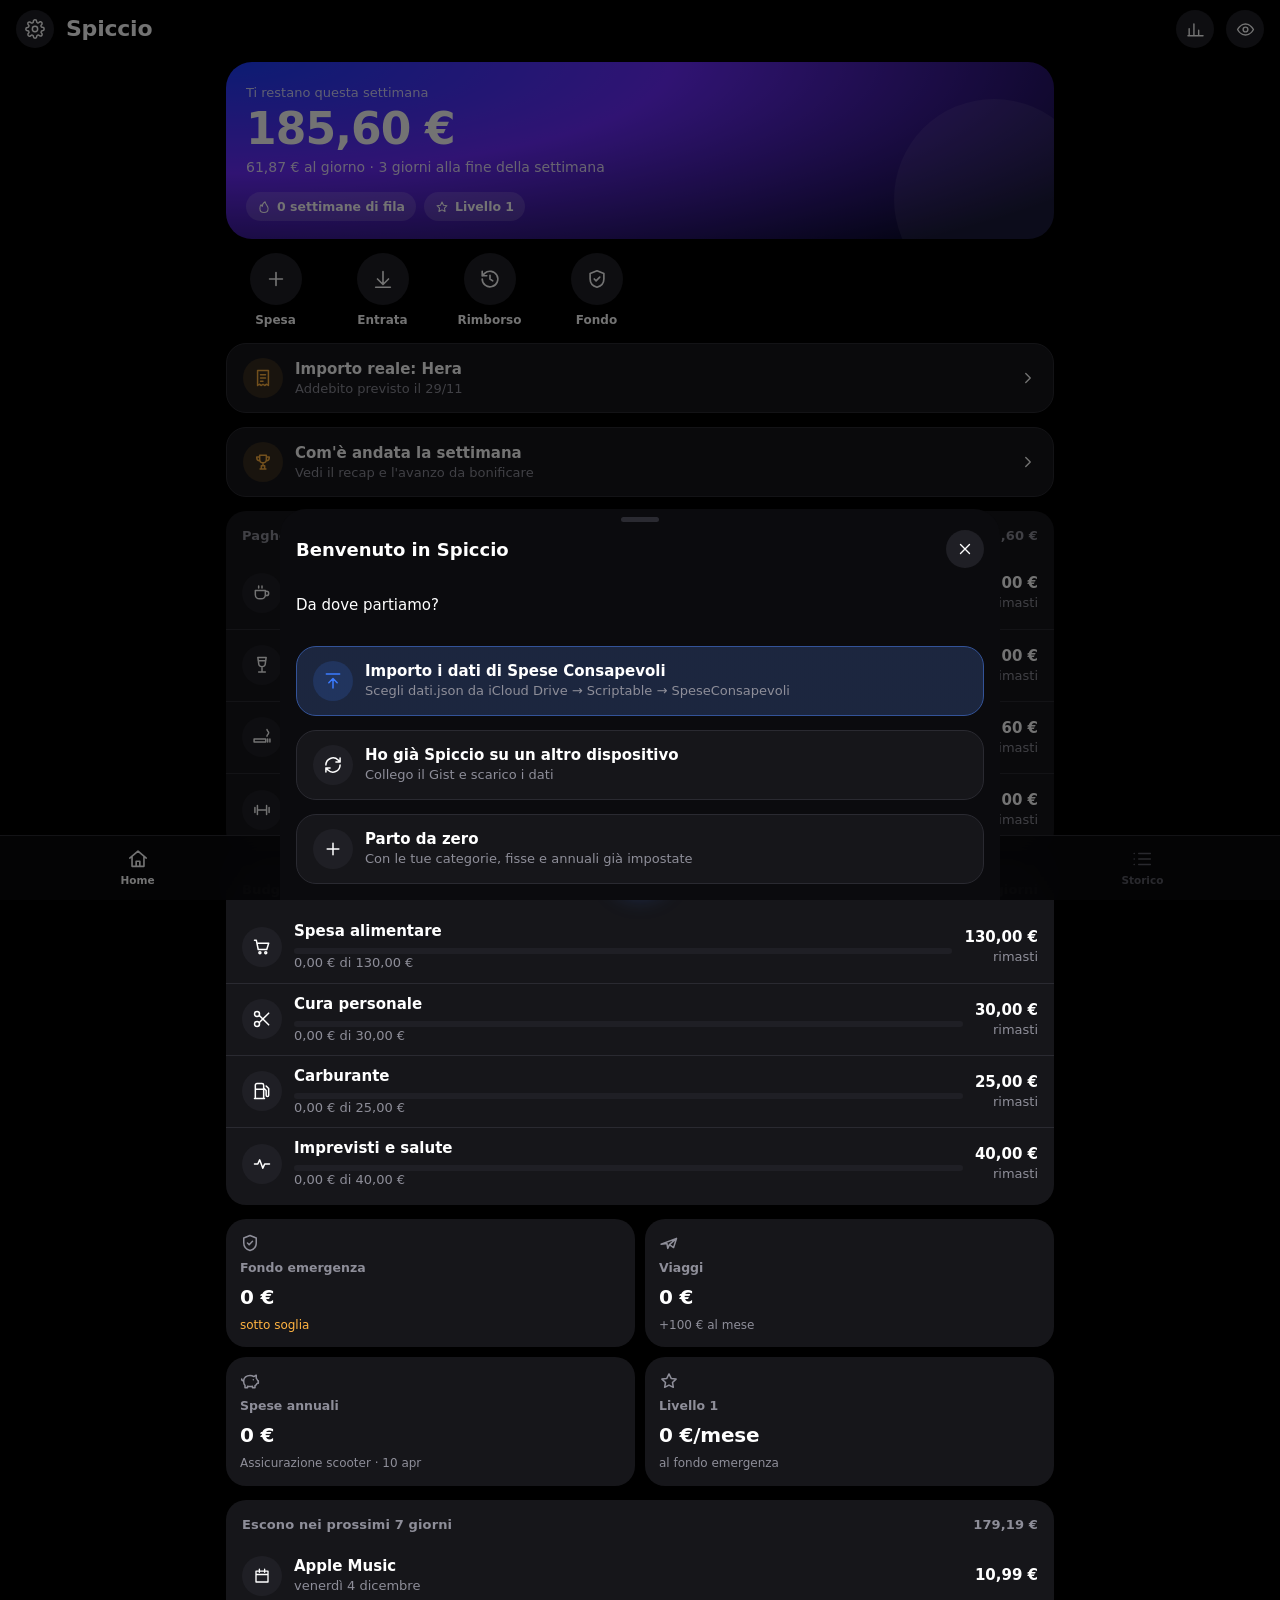
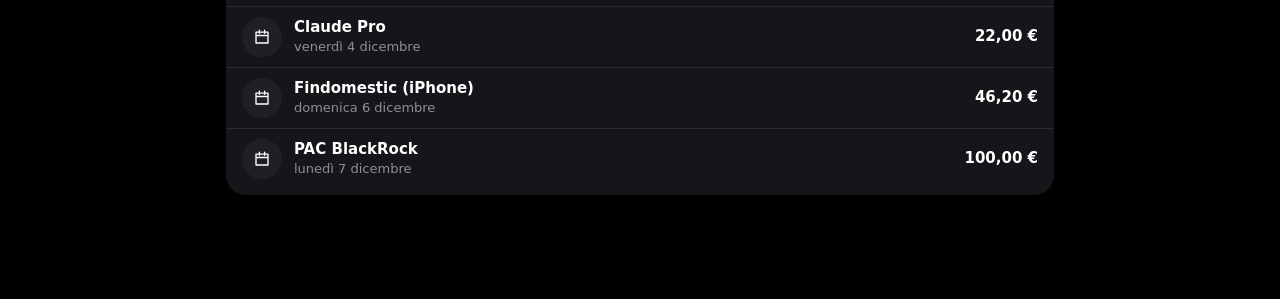
<file: index.html>
<!doctype html>
<html lang="it" data-theme="dark">
<head>
  <meta charset="utf-8">
  <meta name="viewport" content="width=device-width, initial-scale=1, viewport-fit=cover">
  <title>Spiccio</title>
  <meta name="theme-color" content="#000000">
  <meta name="apple-mobile-web-app-capable" content="yes">
  <meta name="mobile-web-app-capable" content="yes">
  <meta name="apple-mobile-web-app-status-bar-style" content="black-translucent">
  <meta name="apple-mobile-web-app-title" content="Spiccio">
  <meta name="description" content="Il tuo budget personale: spese, salvadanai e risparmi.">
  <link rel="manifest" href="manifest.webmanifest">
  <link rel="icon" href="icon-192.png">
  <link rel="apple-touch-icon" href="apple-touch-icon.png">
  <link rel="stylesheet" href="styles.css">
</head>
<body>
  <div id="app"><main class="view"><p class="note" style="padding:40px 0;text-align:center">Carico Spiccio…</p></main></div>
  <div class="toast-wrap" id="toasts" aria-live="polite"></div>
  <script src="icons.js"></script>
  <script src="core.js"></script>
  <script src="app.js"></script>
</body>
</html>
</file>
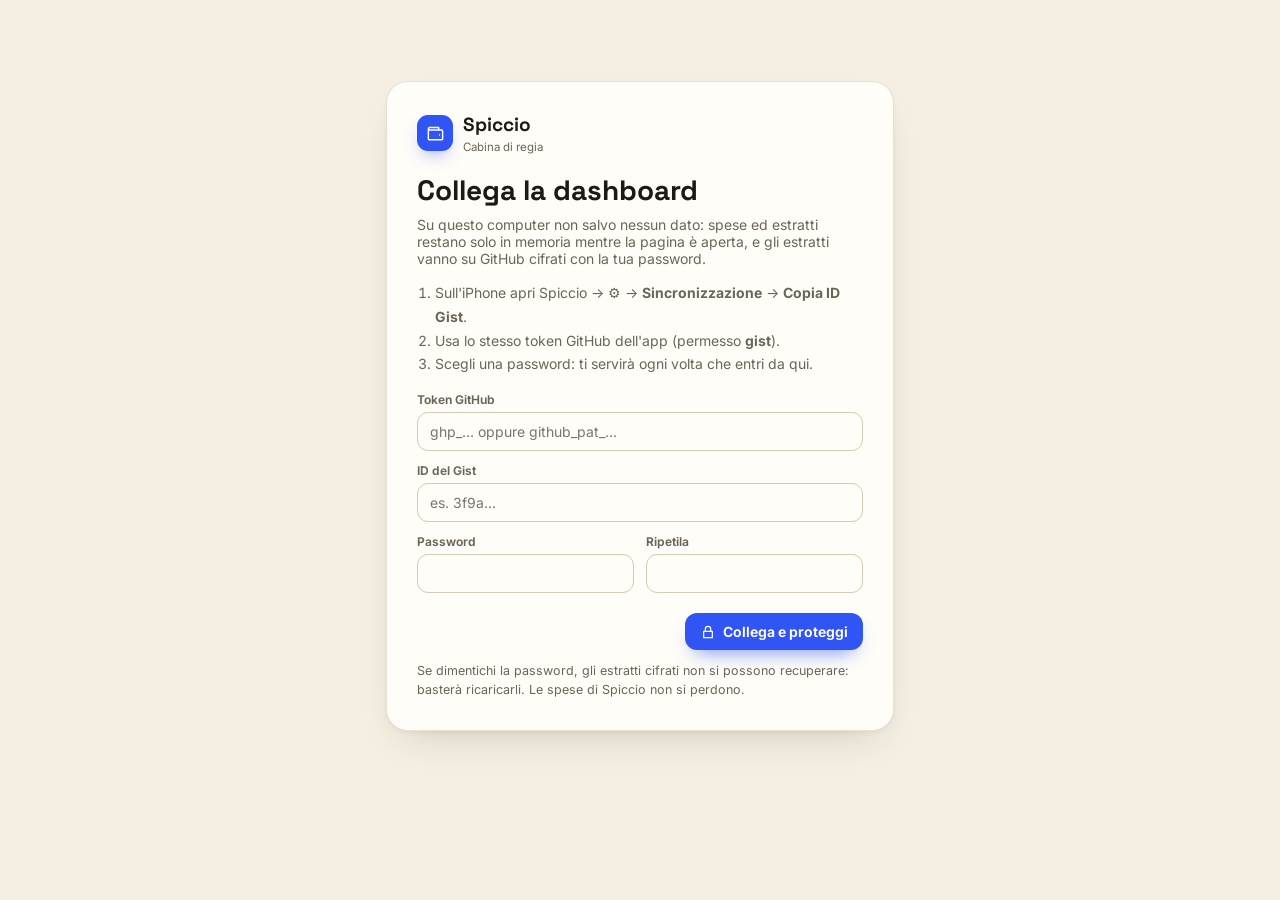
<file: dashboard.html>
<!doctype html>
<html lang="it">
<head>
<meta charset="utf-8">
<meta name="viewport" content="width=device-width, initial-scale=1, viewport-fit=cover">
<title>Spiccio · Dashboard</title>
<meta name="theme-color" content="#F4EEE3">
<meta name="apple-mobile-web-app-capable" content="yes">
<meta name="apple-mobile-web-app-status-bar-style" content="default">
<meta name="robots" content="noindex">
<link rel="icon" href="icon-192.png">
<link rel="apple-touch-icon" href="apple-touch-icon.png">
<link rel="preconnect" href="https://fonts.googleapis.com">
<link rel="preconnect" href="https://fonts.gstatic.com" crossorigin>
<link href="https://fonts.googleapis.com/css2?family=Inter:wght@400;500;600;700&family=Space+Grotesk:wght@500;600;700&display=swap" rel="stylesheet">
<style>
/* Spiccio — Dashboard avorio */
:root {
  --bg: #F4EEE3; --side: #EEE6D6; --card: #FFFDF8; --soft: #F5EFE3; --soft2: #EAE1CF; --line: #E9E0CF; --line2: #D6CAB2;
  --ink: #1D1A14; --ink2: #4A453B; --mut: #6B6458; --dim: #9C9381;
  --acc: #3155F5; --acc2: #1E36B8; --acc-soft: #E5EAFF; --acc-mid: #AFBEFB;
  --ok: #138A4E; --ok-soft: rgba(19,138,78,.1); --warn: #B26A00; --warn-soft: #FCEEDA; --bad: #C93636; --bad-soft: rgba(201,54,54,.1);
  --s1: #2a78d6; --s2: #eb6834; --s3: #1baf7a; --s4: #e0960b; --s5: #e0729b; --s6: #0b8a0b; --s7: #6250d6; --s8: #9C9381;
  --sh: 0 1px 0 rgba(255,255,255,.9) inset, 0 18px 40px -22px rgba(74,56,24,.28), 0 2px 6px -2px rgba(74,56,24,.08);
  --sh2: 0 1px 0 rgba(255,255,255,.9) inset, 0 34px 60px -28px rgba(74,56,24,.38), 0 4px 12px -4px rgba(74,56,24,.1);
  --r: 22px;
  --font: Inter, -apple-system, BlinkMacSystemFont, "Segoe UI", system-ui, sans-serif;
  --disp: "Space Grotesk", Inter, system-ui, sans-serif;
  color-scheme: light;
}
* { box-sizing: border-box; }
html, body { margin: 0; background: var(--bg); color: var(--ink); font-family: var(--font); font-size: 14px; -webkit-font-smoothing: antialiased; }
button, input, select, textarea { font: inherit; color: inherit; }
a { color: var(--acc); text-decoration: none; }
svg { display: block; }
.disp { font-family: var(--disp); }
.num { font-variant-numeric: tabular-nums; }
.pos { color: var(--ok); } .neg { color: var(--bad); } .wrn { color: var(--warn); } .mut { color: var(--mut); }

/* ------------------------------ LAYOUT ------------------------------ */
.dash { display: flex; min-height: 100vh; }
.side { width: 244px; flex: none; position: sticky; top: 0; height: 100vh; background: var(--side); border-right: 1px solid var(--line); padding: 24px 16px; display: flex; flex-direction: column; gap: 3px; overflow-y: auto; }
.brand { display: flex; align-items: center; gap: 10px; padding: 0 10px 22px; }
.brand .logo { width: 36px; height: 36px; border-radius: 11px; background: var(--acc); color: #fff; display: grid; place-items: center; box-shadow: 0 8px 18px -8px rgba(49,85,245,.7); }
.brand b { display: block; font-family: var(--disp); font-size: 19px; }
.brand small { color: var(--mut); font-size: 11.5px; }
.nav { display: flex; align-items: center; gap: 11px; padding: 10px 12px; border-radius: 11px; color: var(--mut); font-weight: 600; border: 0; background: none; width: 100%; text-align: left; cursor: pointer; transition: background .2s, color .2s; }
.nav:hover { background: var(--soft); color: var(--ink); }
.nav[aria-current="page"] { background: var(--card); color: var(--ink); box-shadow: var(--sh); }
.nav .bdg { margin-left: auto; background: var(--acc); color: #fff; font-size: 11px; font-weight: 700; border-radius: 999px; padding: 1px 7px; }
.nav kbd { margin-left: auto; font: 600 10.5px var(--font); color: var(--dim); border: 1px solid var(--line2); border-radius: 5px; padding: 0 5px; }
.nav .bdg + kbd { margin-left: 6px; }
.side .grow { flex: 1; min-height: 24px; }
.syncbox { border-top: 1px solid var(--line); padding: 14px 8px 0; display: flex; flex-direction: column; gap: 10px; font-size: 12px; color: var(--mut); }
.syncbox .st { display: flex; align-items: center; gap: 8px; }
.dot { width: 8px; height: 8px; border-radius: 50%; background: var(--dim); flex: none; }
.dot.ok { background: var(--ok); animation: pulse 2.4s ease-in-out infinite; } .dot.bad { background: var(--bad); } .dot.busy { background: var(--warn); }
@keyframes pulse { 50% { box-shadow: 0 0 0 5px rgba(19,138,78,.15); } }
.iconrow { display: flex; gap: 6px; }

.main { flex: 1; min-width: 0; padding: 28px 34px 64px; }
.top { display: flex; align-items: center; gap: 14px; flex-wrap: wrap; margin-bottom: 22px; }
.top h1 { font-family: var(--disp); font-size: 30px; font-weight: 700; letter-spacing: -.02em; margin: 0; }
.top .tt { flex: 1 1 300px; min-width: 0; }
.top p { margin: 4px 0 0; color: var(--mut); }
.tabs { display: none; }

.grid { display: grid; grid-template-columns: repeat(12, minmax(0, 1fr)); gap: 20px; align-items: start; }
.s2 { grid-column: span 2; } .s3 { grid-column: span 3; } .s4 { grid-column: span 4; } .s5 { grid-column: span 5; } .s6 { grid-column: span 6; }
.s7 { grid-column: span 7; } .s8 { grid-column: span 8; } .s12 { grid-column: span 12; }
.stretch { align-self: stretch; }
@media (max-width: 1320px) { .s3 { grid-column: span 6; } .s4, .s5 { grid-column: span 6; } .s7, .s8 { grid-column: span 12; } .s6.full-md { grid-column: span 12; } }

.card { background: var(--card); border: 1px solid var(--line); border-radius: var(--r); padding: 22px 24px; min-width: 0; box-shadow: var(--sh); transition: transform .45s cubic-bezier(.2,.8,.2,1), box-shadow .45s; }
.card.tilt:hover { transform: perspective(1200px) rotateX(2.5deg) rotateY(-3deg) translateY(-3px); box-shadow: var(--sh2); }
.card h2 { margin: 0 0 4px; font-family: var(--disp); font-size: 17px; font-weight: 700; display: flex; justify-content: space-between; align-items: baseline; gap: 12px; flex-wrap: wrap; }
.card h2 .r { font: 500 13px var(--font); color: var(--mut); }
.card .lead { margin: 0 0 16px; color: var(--mut); font-size: 13.5px; }
.card.pad-s { padding: 16px 18px; }
.empty { color: var(--mut); padding: 22px 0; text-align: center; }
.note { color: var(--mut); font-size: 12.5px; line-height: 1.5; margin: 12px 0 0; }

.rise { animation: rise .9s cubic-bezier(.2,.8,.2,1) backwards; }
.grid > .rise:nth-child(2) { animation-delay: .05s; } .grid > .rise:nth-child(3) { animation-delay: .1s; } .grid > .rise:nth-child(4) { animation-delay: .15s; }
.grid > .rise:nth-child(5) { animation-delay: .2s; } .grid > .rise:nth-child(6) { animation-delay: .25s; } .grid > .rise:nth-child(7) { animation-delay: .3s; }
.grid > .rise:nth-child(8) { animation-delay: .35s; } .grid > .rise:nth-child(n+9) { animation-delay: .4s; }
@keyframes rise { from { opacity: 0; transform: perspective(1200px) rotateX(20deg) translateY(36px) scale(.97); } }
.grow { transform-origin: left center; animation: grow 1.1s cubic-bezier(.2,.8,.2,1) .35s both; }
@keyframes grow { from { transform: scaleX(0); } }
.growy { animation: growy 1s cubic-bezier(.2,.8,.2,1) both; }
@keyframes growy { from { transform: scaleY(0); } }
.draw { stroke-dasharray: 1; animation: draw 1.6s cubic-bezier(.4,0,.2,1) .4s both; }
@keyframes draw { from { stroke-dashoffset: 1; } to { stroke-dashoffset: 0; } }
.fade { animation: fade .9s ease .9s both; } @keyframes fade { from { opacity: 0; } }
.noanim .rise, .noanim .grow, .noanim .growy, .noanim .draw, .noanim .fade { animation: none !important; }
@media (prefers-reduced-motion: reduce) { .rise, .grow, .growy, .draw, .fade, .dot.ok { animation: none !important; } .card.tilt:hover { transform: none; } }

/* KPI */
.kpi .k { color: var(--mut); font-weight: 600; font-size: 13px; }
.kpi .v { font-family: var(--disp); font-size: 30px; font-weight: 700; letter-spacing: -.02em; white-space: nowrap; overflow: hidden; text-overflow: ellipsis; margin-top: 4px; }
.kpi .s { color: var(--mut); font-size: 13px; }

.chips { display: flex; flex-direction: column; gap: 10px; }
.chip { background: var(--soft); border-radius: 14px; padding: 12px 16px; min-width: 120px; }
.chip .k { font-size: 12px; color: var(--mut); } .chip .v { font-family: var(--disp); font-size: 22px; font-weight: 700; margin-top: 2px; }

/* hero */
.hero { display: flex; flex-direction: column; gap: 16px; }
.hero .big { font-family: var(--disp); font-size: 78px; font-weight: 700; letter-spacing: -.045em; line-height: 1; margin-top: 8px; }
.hero .big.pos { color: var(--acc); } .hero .big.neg { color: var(--bad); }
.legend { display: flex; flex-wrap: wrap; gap: 6px 18px; color: var(--mut); font-size: 12.5px; }
.legend span { display: inline-flex; align-items: center; gap: 7px; }
.legend i { width: 12px; height: 12px; border-radius: 4px; display: inline-block; }
.legend i.ln { height: 3px; width: 16px; border-radius: 2px; }
.legend i.lgdash { height: 0; width: 16px; border-top: 2px dashed var(--dim); border-radius: 0; }
.legend i.lgdot { height: 0; width: 16px; border-top: 2px dotted var(--acc); border-radius: 0; }

/* barre orizzontali */
.pb { padding: 7px 0; }
.pb .h { display: flex; justify-content: space-between; gap: 10px; font-size: 13.5px; }
.pb .h b { font-weight: 600; } .pb .h span { color: var(--mut); white-space: nowrap; }
.pb .t { height: 9px; background: var(--soft2); border-radius: 5px; margin-top: 6px; overflow: hidden; position: relative; }
.pb .t i { display: block; height: 100%; border-radius: 5px; background: var(--acc); }
.pb .t i.ok { background: var(--ok); } .pb .t i.warn { background: #E49B1F; } .pb .t i.bad { background: var(--bad); }
.pb .t b { position: absolute; top: 0; bottom: 0; width: 2px; background: var(--ink); opacity: .6; }

.badge { display: inline-flex; align-items: center; gap: 4px; font-size: 12px; font-weight: 700; padding: 3px 9px; border-radius: 999px; white-space: nowrap; }
.badge.ok { background: var(--ok-soft); color: var(--ok); } .badge.warn { background: var(--warn-soft); color: var(--warn); } .badge.bad { background: var(--bad-soft); color: var(--bad); }
.badge.n { background: var(--soft); color: var(--mut); } .badge.acc { background: var(--acc-soft); color: var(--acc2); }

/* liste */
.li { display: flex; align-items: center; gap: 12px; padding: 10px 0; }
.li + .li { border-top: 1px solid var(--line); }
.li .av { width: 38px; height: 38px; border-radius: 50%; display: grid; place-items: center; flex: none; background: var(--soft); color: var(--ink); }
.li .av.acc { background: var(--acc-soft); color: var(--acc); } .li .av.blue { background: #E2EEFC; color: var(--s1); } .li .av.warn { background: var(--warn-soft); color: var(--warn); } .li .av.ok { background: var(--ok-soft); color: var(--ok); }
.li .tx { flex: 1; min-width: 0; }
.li .t1 { font-weight: 600; white-space: nowrap; overflow: hidden; text-overflow: ellipsis; }
.li .t2 { color: var(--mut); font-size: 12.5px; white-space: nowrap; overflow: hidden; text-overflow: ellipsis; }
.li .x { font-weight: 650; white-space: nowrap; font-variant-numeric: tabular-nums; }
.li.click { cursor: pointer; border-radius: 10px; }
.li.click:hover .t1 { color: var(--acc); }
.date { width: 44px; text-align: center; font-family: var(--disp); flex: none; }
.date b { display: block; font-size: 19px; line-height: 1.1; } .date small { font-size: 11px; color: var(--mut); text-transform: uppercase; }

.insight { display: flex; gap: 14px; align-items: flex-start; }
.insight .ic { width: 38px; height: 38px; border-radius: 12px; display: grid; place-items: center; flex: none; }
.insight b { display: block; font-weight: 650; } .insight span { display: block; font-size: 13px; color: var(--mut); margin-top: 4px; line-height: 1.45; }

/* controlli */
.btn { border: 0; border-radius: 12px; padding: 10px 15px; font-weight: 650; cursor: pointer; background: var(--soft2); color: var(--ink); display: inline-flex; align-items: center; gap: 7px; white-space: nowrap; transition: transform .15s, filter .15s; }
.btn:hover { filter: brightness(.97); } .btn:active { transform: scale(.98); }
.btn.pri { background: var(--acc); color: #fff; box-shadow: 0 10px 20px -10px rgba(49,85,245,.8); }
.btn.pri:hover { filter: brightness(1.08); }
.btn.soft { background: var(--acc-soft); color: var(--acc2); }
.btn.dng { background: var(--bad-soft); color: var(--bad); }
.btn.ghost { background: none; color: var(--mut); }
.btn.ico { padding: 8px; border-radius: 10px; }
.btn.sm { padding: 7px 11px; font-size: 13px; border-radius: 10px; }
.btn:disabled { opacity: .45; cursor: default; }
.inp, select.inp { background: var(--card); border: 1px solid var(--line2); border-radius: 11px; padding: 9px 12px; outline: none; min-width: 0; }
.inp:focus { border-color: var(--acc); box-shadow: 0 0 0 3px var(--acc-soft); }
.filters { display: flex; gap: 8px; flex-wrap: wrap; align-items: center; margin-bottom: 14px; }
.search { flex: 1; min-width: 200px; display: flex; align-items: center; gap: 8px; background: var(--card); border: 1px solid var(--line2); border-radius: 11px; padding: 0 12px; color: var(--mut); }
.search:focus-within { border-color: var(--acc); box-shadow: 0 0 0 3px var(--acc-soft); }
.search input { flex: 1; background: none; border: 0; outline: none; padding: 9px 0; min-width: 0; color: var(--ink); }
.seg { display: inline-flex; background: var(--card); border: 1px solid var(--line); border-radius: 12px; padding: 3px; }
.seg button { border: 0; background: none; padding: 8px 14px; border-radius: 9px; cursor: pointer; font-weight: 600; color: var(--mut); }
.seg button[aria-pressed="true"] { background: var(--ink); color: var(--card); }

/* tabelle */
.tblwrap { background: var(--card); border: 1px solid var(--line); border-radius: var(--r); overflow: auto; box-shadow: var(--sh); max-height: calc(100vh - 220px); }
table.t { width: 100%; border-collapse: collapse; }
table.t th { position: sticky; top: 0; z-index: 1; background: var(--card); text-align: left; font-size: 12px; font-weight: 650; color: var(--mut); padding: 13px 10px; border-bottom: 1px solid var(--line); white-space: nowrap; cursor: pointer; user-select: none; }
table.t th.nos { cursor: default; }
table.t th .ar { color: var(--acc); }
table.t td { padding: 8px 10px; border-bottom: 1px solid var(--line); vertical-align: middle; }
table.t tr:hover td { background: #FBF7EF; }
table.t tr.sel td { background: var(--acc-soft); }
table.t td.r, table.t th.r { text-align: right; white-space: nowrap; }
table.t td.imp { font-weight: 650; font-variant-numeric: tabular-nums; }
table.t td.dt { white-space: nowrap; color: var(--mut); font-variant-numeric: tabular-nums; }
table.t td.nt { max-width: 340px; }
table.t td.nt .a, table.t td.nt .raw, table.t td.nt .m { max-width: 300px; }
table.t td.nt .a { font-weight: 600; cursor: pointer; display: block; overflow: hidden; text-overflow: ellipsis; white-space: nowrap; }
table.t td.nt .a:hover { color: var(--acc); }
table.t td.nt .m { color: var(--warn); font-size: 12px; overflow: hidden; text-overflow: ellipsis; white-space: nowrap; display: block; }
table.t td.nt .raw { color: var(--mut); font-size: 11.5px; font-family: ui-monospace, Menlo, Consolas, monospace; overflow: hidden; text-overflow: ellipsis; white-space: nowrap; display: block; }
table.t select.inl { background: transparent; border: 1px solid transparent; border-radius: 9px; padding: 5px 6px; max-width: 180px; cursor: pointer; }
table.t select.inl:hover, table.t select.inl:focus { border-color: var(--line2); background: var(--card); outline: none; }
table.t input[type=checkbox] { width: 16px; height: 16px; accent-color: var(--acc); cursor: pointer; }
table.t tfoot td { position: sticky; bottom: 0; background: var(--card); font-weight: 700; border-top: 1px solid var(--line); border-bottom: 0; padding: 12px 10px; }
.bulk { position: sticky; top: 8px; z-index: 3; display: flex; gap: 10px; align-items: center; flex-wrap: wrap; background: var(--ink); color: var(--card); border-radius: 14px; padding: 9px 12px 9px 16px; margin-bottom: 12px; font-weight: 600; box-shadow: var(--sh2); }
.bulk select { background: rgba(255,255,255,.14); color: #fff; border: 0; border-radius: 9px; padding: 7px 9px; }
.bulk select option { color: #000; }
.bulk .btn { background: rgba(255,255,255,.14); color: #fff; }
.more { text-align: center; padding: 14px; }

/* grafici */
.chart { position: relative; width: 100%; }
.chart text { font-family: var(--font); }
.chart .hx .g { stroke: var(--ink); stroke-width: 1; opacity: 0; }
.chart .hx circle { opacity: 0; }
.chart .hx:hover .g, .chart .hx:hover circle { opacity: 1; }
.chart .bh:hover path, .chart .bh:hover rect.b { filter: brightness(1.12); }
#tip { position: fixed; z-index: 80; pointer-events: none; background: var(--ink); color: var(--card); border-radius: 12px; padding: 9px 12px; font-size: 12.5px; line-height: 1.5; box-shadow: 0 14px 30px -10px rgba(29,26,20,.5); max-width: 280px; }
#tip b { font-weight: 700; } #tip .m { opacity: .7; }

.minis { display: grid; grid-template-columns: repeat(4, minmax(0, 1fr)); gap: 16px; }
@media (max-width: 1320px) { .minis { grid-template-columns: repeat(2, minmax(0, 1fr)); } }
.mini { cursor: pointer; }
.mini .hd { display: flex; align-items: center; gap: 8px; }
.mini .hd b { flex: 1; font-size: 15px; white-space: nowrap; overflow: hidden; text-overflow: ellipsis; }
.mini .sw { width: 11px; height: 11px; border-radius: 4px; flex: none; }
.mini.sel { outline: 2px solid var(--acc); outline-offset: 2px; }

.split { display: flex; gap: 3px; }
.split > div { height: 58px; display: flex; align-items: center; padding: 0 16px; color: #fff; font-weight: 700; font-size: 15px; white-space: nowrap; overflow: hidden; min-width: 0; }
.split > div:first-child { border-radius: 14px 0 0 14px; } .split > div:last-child { border-radius: 0 14px 14px 0; }
.splitcols { display: flex; gap: 28px; margin-top: 22px; flex-wrap: wrap; }
.splitcols > div { flex: 1 1 220px; min-width: 0; }
.kvl { display: flex; justify-content: space-between; padding: 7px 0; border-top: 1px solid var(--line); font-size: 14px; gap: 10px; }
.kvl span:first-child { color: var(--mut); } .kvl span:last-child { font-weight: 600; white-space: nowrap; }

.kv { display: flex; justify-content: space-between; gap: 12px; padding: 8px 0; }
.kv + .kv { border-top: 1px solid var(--line); }
.kv .k { color: var(--mut); min-width: 0; }
.kv .v { font-weight: 650; white-space: nowrap; text-align: right; font-variant-numeric: tabular-nums; }
.kv.tot .k { color: var(--ink); font-weight: 700; } .kv.tot .v { font-size: 16px; }

.hbar { display: grid; grid-template-columns: 52px 1fr 84px; gap: 12px; align-items: center; padding: 6px 0; }
.hbar .n { font-weight: 600; } .hbar .t { height: 22px; background: var(--soft); border-radius: 6px; overflow: hidden; }
.hbar .t i { display: block; height: 100%; border-radius: 6px; background: var(--acc-mid); }
.hbar .t i.top { background: var(--acc); }
.hbar .x { text-align: right; font-family: var(--disp); font-weight: 700; font-size: 15px; }

.fc { display: grid; grid-template-columns: repeat(3, minmax(0, 1fr)); gap: 14px; }
.fc > div { background: var(--soft); border-radius: 16px; padding: 18px; }
.fc b { font-size: 15px; } .fc .v { font-family: var(--disp); font-size: 34px; font-weight: 700; margin-top: 4px; }
.fc p { font-size: 13.5px; color: var(--mut); margin: 6px 0 0; line-height: 1.5; }

/* estratti */
.drop { border: 1.5px dashed var(--line2); border-radius: 20px; padding: 18px 22px; display: flex; align-items: center; gap: 20px; flex-wrap: wrap; background: #FBF7EF; transition: border-color .2s, background .2s; }
.drop.over { border-color: var(--acc); background: var(--acc-soft); }
.drop .scene { width: 58px; height: 58px; position: relative; perspective: 600px; background: var(--soft); border-radius: 15px; overflow: hidden; flex: none; }
.sheet { position: absolute; left: 14px; top: 10px; width: 30px; height: 38px; border-radius: 5px; background: var(--card); border: 1px solid #E2D8C4; box-shadow: 0 8px 16px -8px rgba(74,56,24,.35); animation: sheet 3.6s cubic-bezier(.45,0,.55,1) infinite; }
.sheet::after { content: ""; position: absolute; left: 6px; right: 6px; top: 9px; height: 2px; background: #D9CFBB; box-shadow: 0 6px 0 #D9CFBB, 0 12px 0 var(--acc); }
.sheet:nth-child(2) { animation-delay: -1.2s; } .sheet:nth-child(3) { animation-delay: -2.4s; }
@keyframes sheet { 0% { transform: translate3d(0,14px,0) rotateX(40deg) rotateZ(-8deg); opacity: 0; } 25% { opacity: 1; } 60% { transform: translate3d(0,-8px,30px) rotateX(10deg) rotateZ(4deg); } 100% { transform: translate3d(0,-30px,0); opacity: 0; } }
.acct { background: var(--card); border: 1px solid var(--line); border-radius: 12px; padding: 9px 13px; }
.acct b { display: block; font-size: 13px; } .acct span { font-size: 12px; color: var(--mut); }

/* form tabellari */
table.ed { width: 100%; border-collapse: collapse; }
table.ed th { text-align: left; font-size: 12px; color: var(--mut); font-weight: 650; padding: 6px 6px 8px; white-space: nowrap; }
table.ed td { padding: 4px 6px; border-top: 1px solid var(--line); }
table.ed .inp { width: 100%; padding: 7px 9px; }
table.ed .inp.n { text-align: right; max-width: 110px; }
table.ed input[type=checkbox] { width: 17px; height: 17px; accent-color: var(--acc); }
.edwrap { overflow-x: auto; }

/* modale */
.ov { position: fixed; inset: 0; background: rgba(29,26,20,.35); backdrop-filter: blur(3px); -webkit-backdrop-filter: blur(3px); z-index: 60; display: grid; place-items: center; padding: 16px; animation: fade .2s both; }
.modal { background: var(--card); border-radius: 24px; width: min(540px, 100%); max-height: 92vh; overflow: auto; padding: 22px 24px; box-shadow: 0 40px 80px -30px rgba(29,26,20,.55); animation: pop .35s cubic-bezier(.2,.8,.2,1) both; }
.modal.wide { width: min(860px, 100%); }
@keyframes pop { from { opacity: 0; transform: perspective(900px) rotateX(14deg) translateY(24px) scale(.97); } }
.modal h3 { margin: 0 0 16px; font-family: var(--disp); font-size: 21px; display: flex; align-items: center; justify-content: space-between; gap: 10px; }
.fgrid { display: grid; grid-template-columns: 1fr 1fr; gap: 12px; }
.fgrid .w { grid-column: 1 / -1; }
.fld { display: flex; flex-direction: column; gap: 5px; }
.fld label { font-size: 12px; font-weight: 650; color: var(--mut); }
.fld .inp { width: 100%; padding: 10px 12px; }
.fld .big { font-family: var(--disp); font-size: 28px; font-weight: 700; }
.mfoot { display: flex; gap: 8px; justify-content: flex-end; margin-top: 20px; flex-wrap: wrap; }
.mfoot .sp { flex: 1; }

.toasts { position: fixed; right: 22px; bottom: 22px; z-index: 90; display: flex; flex-direction: column; gap: 8px; }
.toast { background: var(--ink); color: var(--card); border-radius: 14px; padding: 11px 15px; max-width: 360px; box-shadow: 0 14px 30px -10px rgba(29,26,20,.5); animation: pop .3s both; border-left: 4px solid var(--acc-mid); }
.toast b { display: block; } .toast.ok { border-left-color: #5CD195; } .toast.bad { border-left-color: #FF8A8A; } .toast.warn { border-left-color: #FFC266; }

.setup { max-width: 540px; margin: 9vh auto; padding: 0 16px; }
.setup h1 { font-family: var(--disp); font-size: 28px; margin: 0 0 8px; }
.setup ol { color: var(--mut); padding-left: 18px; line-height: 1.7; }

.report { background: var(--card); border: 1px solid var(--line); border-radius: var(--r); padding: 32px 36px; max-width: 880px; box-shadow: var(--sh); }
.report h2 { font-family: var(--disp); font-size: 26px; margin: 0; }
.report .rsub { color: var(--mut); margin: 4px 0 22px; }
.report h3 { font-size: 12.5px; text-transform: uppercase; letter-spacing: .06em; color: var(--mut); margin: 26px 0 8px; }
.report table { width: 100%; border-collapse: collapse; }
.report td, .report th { padding: 8px 6px; border-bottom: 1px solid var(--line); text-align: left; }
.report th { font-size: 12px; color: var(--mut); font-weight: 650; }
.report td.r, .report th.r { text-align: right; font-variant-numeric: tabular-nums; white-space: nowrap; }
.report .rkpi { display: grid; grid-template-columns: repeat(4, 1fr); gap: 10px; }
.report .rkpi div { background: var(--soft); border-radius: 14px; padding: 13px; }
.report .rkpi small { display: block; color: var(--mut); font-size: 11.5px; font-weight: 600; }
.report .rkpi b { font-family: var(--disp); font-size: 21px; }

/* ------------------------------ MOBILE ------------------------------ */
@media (max-width: 860px) {
  .side { display: none; }
  .main { padding: calc(16px + env(safe-area-inset-top)) 16px calc(96px + env(safe-area-inset-bottom)); }
  .top h1 { font-size: 28px; }
  .top .desk { display: none !important; }
  .grid { gap: 14px; }
  .s2, .s3 { grid-column: span 6; } .s4, .s5, .s6, .s7, .s8 { grid-column: span 12; }
  .card { padding: 18px; border-radius: 20px; }
  .card.tilt:hover { transform: none; }
  .hero .big { font-size: 56px; }
  .chips { flex-direction: row; width: 100%; } .chips .chip { flex: 1; min-width: 0; }
  .kpi .v { font-size: 24px; }
  .minis { grid-template-columns: 1fr 1fr; gap: 10px; }
  .mini .hd { flex-wrap: wrap; } .mini .hd b { flex: 1 1 calc(100% - 20px); } .mini .hd .badge { order: 3; }
  .fc { grid-template-columns: repeat(3, minmax(0, 1fr)); gap: 8px; }
  .fc > div { padding: 12px 8px; text-align: center; } .fc .v { font-size: 19px; } .fc p { display: none; }
  .hide-m { display: none !important; }
  .tabs { display: flex; position: fixed; left: 0; right: 0; bottom: 0; z-index: 30; background: color-mix(in srgb, var(--side) 88%, transparent); backdrop-filter: blur(18px); -webkit-backdrop-filter: blur(18px); border-top: 1px solid var(--line); padding: 6px 8px calc(8px + env(safe-area-inset-bottom)); }
  .tabs button, .tabs a { flex: 1; border: 0; background: none; color: var(--dim); display: flex; flex-direction: column; align-items: center; gap: 3px; font-size: 11px; font-weight: 600; padding: 4px 0; min-height: 48px; justify-content: center; cursor: pointer; }
  .tabs [aria-current="page"] { color: var(--ink); }
  .toasts { left: 14px; right: 14px; bottom: calc(84px + env(safe-area-inset-bottom)); }
  .fgrid { grid-template-columns: 1fr; }
  .modal { padding: 18px; }
}
@media print {
  .side, .tabs, .top, .noprint, .toasts, #tip { display: none !important; }
  body, html { background: #fff; }
  .main { padding: 0; } .report { box-shadow: none; border: 0; padding: 0; max-width: none; }
  body { -webkit-print-color-adjust: exact; print-color-adjust: exact; }
}
</style>
</head>
<body>
<div id="app"><div class="setup"><p class="mut" style="text-align:center">Carico la dashboard…</p></div></div>
<div id="tip" hidden></div>
<input type="file" id="gfile" accept=".csv,.txt,.xlsx,.xls,.ods" multiple hidden>
<div class="toasts" id="toasts" aria-live="polite"></div>
<script src="icons.js"></script>
<script src="core.js"></script>
<script>
// =====================================================================
//  SPICCIO — Dashboard (PC + iPhone)
//  Stessi dati (Gist) e stesso motore di calcolo (core.js) dell'app.
// =====================================================================
(function () {
  "use strict";
  const { eur, eur0, dk, r2, somma, uid, parseAmount, inRange } = Core.util;
  const { MESI, GIORNI } = Core;
  const ic = Icons.icon;

  // ------------------------------ STATO ------------------------------
  const KEY = "spiccio.data.v1", LKEY = "spiccio.local.v1", EKEY = "spiccio.estratti.v1";
  let S = null, K = null, L = {}, E = { mov: [], conti: {} };
  const F = { mese: null, cat: "", metodo: "", q: "", sort: "ts", dir: -1, sel: new Set(), limite: 300,
    anaN: 6, anaCat: null, repMese: null, eTab: "mancante", eSel: new Set(), eCat: {}, anno: "tutto", anniCat: null };
  const VIEWS = [
    ["oggi", "calendar", "Oggi"],
    ["spese", "list", "Spese"],
    ["estratti", "receipt", "Estratti conto"],
    ["analisi", "chart", "Analisi"],
    ["anni", "trophy", "Negli anni"],
    ["patrimonio", "piggy", "Patrimonio"],
    ["budget", "target", "Budget"],
    ["report", "print", "Report"],
  ];
  const MOBILE_VIEWS = ["oggi", "analisi"];
  const isMobile = () => matchMedia("(max-width: 860px)").matches;
  let view = VIEWS.some(v => v[0] === location.hash.slice(1)) ? location.hash.slice(1) : "oggi";
  let animate = true; // animazioni d'ingresso solo al cambio pagina, non a ogni ridisegno

  // Sul PC (fuori dall'app installata) non resta nessun dato: tutto in memoria, estratti cifrati su GitHub.
  const SECURE = new URLSearchParams(location.search).has("protetto") || !(navigator.standalone || matchMedia("(display-mode: standalone)").matches);
  const LOCK = "spiccio.dash.lock", PREF = "spiccio.dash.pref";
  let PASS = null, vecchioL = null, caricamento = false;
  function loadAll() {
    if (SECURE) {
      try { vecchioL = JSON.parse(localStorage.getItem(LKEY) || "null"); } catch (e) {}
      // dati lasciati da versioni precedenti della dashboard: via dal computer
      [KEY, KEY + ".prev", KEY + ".last", LKEY, EKEY].forEach(k => localStorage.removeItem(k));
      let pref = {}; try { pref = JSON.parse(localStorage.getItem(PREF) || "{}"); } catch (e) {}
      S = null; K = null; E = { mov: [], conti: {} };
      L = { gistId: "", token: "", nascondi: !!pref.nascondi, lastSync: null, syncErr: null };
      return;
    }
    try { S = JSON.parse(localStorage.getItem(KEY) || "null"); } catch (e) { S = null; }
    S = S ? Core.normalizza(S) : null;
    try { L = JSON.parse(localStorage.getItem(LKEY) || "{}"); } catch (e) { L = {}; }
    L = Object.assign({ gistId: "", token: "", nascondi: false, lastSync: null, syncErr: null }, L);
    try { E = Object.assign({ mov: [], conti: {} }, JSON.parse(localStorage.getItem(EKEY) || "{}")); } catch (e) { E = { mov: [], conti: {} }; }
    K = S ? Core.make(S) : null;
  }
  // rilegge L prima di salvare, per non cancellare campi scritti dall'app (push, promemoria…)
  function saveLocal() {
    if (SECURE) { try { localStorage.setItem(PREF, JSON.stringify({ nascondi: !!L.nascondi })); } catch (e) {} return; }
    try { const cur = JSON.parse(localStorage.getItem(LKEY) || "{}"); localStorage.setItem(LKEY, JSON.stringify({ ...cur, ...L })); } catch (e) {}
  }
  function saveData() {
    S.meta.updatedAt = new Date().toISOString();
    if (SECURE) return;
    try { localStorage.setItem(KEY, JSON.stringify(S)); } catch (e) { toast("Spazio pieno", "Non riesco a salvare in locale.", "bad"); }
  }
  function saveE() { if (SECURE) { queueE(); return; } try { localStorage.setItem(EKEY, JSON.stringify(E)); } catch (e) { toast("Spazio pieno", "Troppi movimenti salvati in questo browser.", "bad"); } }
  // Ogni modifica passa da qui: aggiorna, salva, ricalcola, sincronizza.
  function commit(fn, { config = false, after = render } = {}) {
    fn(S);
    if (config) S.settingsU = Date.now();
    saveData();
    K = Core.make(S);
    if (after) { animate = false; after(); }
    queueSync();
  }
  const touch = o => (o.u = Date.now(), o);
  function remove(list, id) { S[list] = S[list].filter(x => x.id !== id); S.deleted[id] = Date.now(); }

  // ----------------------------- HELPERS -----------------------------
  const esc = s => String(s ?? "").replace(/[&<>"']/g, c => ({ "&": "&amp;", "<": "&lt;", ">": "&gt;", '"': "&quot;", "'": "&#39;" }[c]));
  const $ = (sel, el = document) => el.querySelector(sel);
  const $$ = (sel, el = document) => [...el.querySelectorAll(sel)];
  const M = v => L.nascondi ? "•••" : eur(v);
  const M0 = v => L.nascondi ? "•••" : eur0(v);
  const MS = v => L.nascondi ? "•••" : (v >= 0 ? "+" : "−") + eur0(Math.abs(v));
  const pct = (a, b) => Math.max(0, Math.min(100, b > 0 ? a / b * 100 : (a > 0 ? 100 : 0)));
  const plural = (n, s, p) => `${n} ${n === 1 ? s : p}`;
  const cap = s => s ? s.charAt(0).toUpperCase() + s.slice(1) : s;
  const dShort = d => `${d.getDate()} ${MESI[d.getMonth()].slice(0, 3)}`;
  const dMed = d => `${d.getDate()} ${MESI[d.getMonth()]} ${d.getFullYear()}`;
  const p2 = n => String(n).padStart(2, "0");
  const dTab = d => `${p2(d.getDate())}/${p2(d.getMonth() + 1)}/${String(d.getFullYear()).slice(2)} ${p2(d.getHours())}:${p2(d.getMinutes())}`;
  const dDay = d => `${p2(d.getDate())}/${p2(d.getMonth() + 1)}/${String(d.getFullYear()).slice(2)}`;
  const toLocalInput = d => { const x = new Date(d); x.setMinutes(x.getMinutes() - x.getTimezoneOffset()); return x.toISOString().slice(0, 16); };
  const tip = html => `data-tip="${esc(html)}"`;
  const giorni = (a, b) => Math.round((new Date(a).setHours(0, 0, 0, 0) - new Date(b).setHours(0, 0, 0, 0)) / 864e5);
  function stato(speso, budget) { const p = budget > 0 ? speso / budget : (speso > 0 ? 2 : 0); return p > 1 ? "bad" : p >= 1 - (S.settings.budgetQuasiFinito || .2) ? "warn" : "ok"; }
  const anim = () => animate ? "rise" : "";
  const colCat = id => { const i = S.categories.findIndex(c => c.id === id); return i >= 0 && i < 7 ? `var(--s${i + 1})` : "var(--s8)"; };

  function toast(t1, t2 = "", kind = "") {
    const w = $("#toasts"); if (!w) return;
    const el = document.createElement("div");
    el.className = "toast " + kind; el.innerHTML = `<b>${esc(t1)}</b>${esc(t2)}`;
    w.append(el); setTimeout(() => el.remove(), 4200);
  }

  // ------------------------------- MESI ------------------------------
  // Il "mese" di Spiccio va dal giorno di paga al giorno prima della paga successiva.
  function mesi() {
    const out = [];
    const primo = S.spese.length ? new Date(Math.min(...S.spese.map(x => +new Date(x.ts)))) : new Date();
    let d = new Date();
    for (let i = 0; i < 120; i++) {
      const [s, e] = K.periodRange("mese", d);
      out.push({ key: dk(s), s, e });
      if (s <= primo) break;
      d = new Date(s); d.setDate(d.getDate() - 1);
    }
    return out;
  }
  const meseDi = key => mesi().find(c => c.key === key) || mesi()[0];
  const inCorso = c => c.e > new Date();
  const refDate = c => inCorso(c) ? new Date() : new Date(+c.e - 3600e3);
  const nomeMese = c => `${cap(MESI[c.s.getMonth()])} ${c.s.getFullYear()}`;
  const rangeMese = c => `${dShort(c.s)} – ${dShort(new Date(+c.e - 864e5))}`;
  function selMese(id, val, conTutto = false) {
    return `<select class="inp" id="${id}">${conTutto ? `<option value="tutto"${val === "tutto" ? " selected" : ""}>Tutti i mesi</option>` : ""}${mesi().map(c => `<option value="${c.key}"${c.key === val ? " selected" : ""}>${nomeMese(c)} · ${rangeMese(c)}${inCorso(c) ? " (in corso)" : ""}</option>`).join("")}</select>`;
  }
  function budgetCatMese(id, d) {
    const c = K.cat(id); if (!c) return null;
    if (c.periodo === "settimana") return K.budgetBase(id, d) * K.giorniCiclo(d) / 7;
    if (c.periodo === "mese") return K.budgetBase(id, d);
    return null;
  }
  const varMese = c => somma(S.spese.filter(x => x.cat !== "viaggi" && inRange(x, c.s, c.e)), K.netto);

  // ============================ ESTRATTI ==============================
  const RX_COMM = /commission|comm\.|canone|imposta di bollo|bollo |spese tenuta|competenze|interessi passivi|\bfee\b/i;
  const RX_GIRO = /giroconto|ricarica|top.?up|trasferimento (tra|fra|a) |bonifico a (me|luca)|\btransfer to\b|exchanged to|carta prepagata|inviato da revolut/i;
  const RX_SALDOCARTA = /ADDEBITO UTILIZZO CARTA DI CREDITO|^Addebito Carta -|saldo (estratto )?carta|addebito (estratto conto )?carta di credito/i;
  const mio = desc => (E.nomi || []).some(n => { const a = n.toUpperCase(), b = a.split(" ").reverse().join(" "); return new RegExp(`(BEN\\.|ORD\\.)\\s*(${a}|${b})\\b`, "i").test(desc); });
  // Descrizioni in stile Mediobanca Premier: tiro fuori l'esercente o la controparte
  function pulisciBanca(raw) {
    const s = String(raw || "");
    let m = s.match(/PAGAMENTO POS [\d.,]+ [A-Z]{3} DEL \d{2}\.\d{2}\.\d{2,4} A (?:[A-Z] )?\([A-Z]{3}\) (.+?)(?:\s{2,}|\s+CARTA \*|$)/i);
    if (m) return m[1];
    if ((m = s.match(/^POS-(.+)$/i))) return m[1];
    if (/PRELIEVO/i.test(s) && /bancomat|E\/C|ATM/i.test(s)) return "Prelievo bancomat";
    if (/^Addebito canone/i.test(s)) return "Canone conto";
    if (/ADDEBITO UTILIZZO CARTA DI CREDITO|^Addebito Carta/i.test(s)) return "Saldo carta di credito";
    if ((m = s.match(/^Addebito SDD - (.+?)(?:\s*-\s*|\s{2,})/i))) return m[1].replace(/\s+S\.?$/i, "").replace(/^INVESTMENT/i, "");
    if ((m = s.match(/^Stipendio - .*?ORD\.\s*(.+?)\s+(RETRIBUZIONE|STIPENDIO|EMOLUMENTI|\/)/i))) return "Stipendio " + m[1];
    if ((m = s.match(/(?:BEN\.|ORD\.)\s*(.+)$/i))) return m[1].replace(/\bINST\b/i, "").replace(/\/SEPASCT\/?/i, "");
    return null;
  }
  function pulisci(desc) {
    let s = String(desc || "").split(" · ")[0].replace(/\s+/g, " ").trim();
    const mb = pulisciBanca(String(desc || "").split(" · ")[0]); if (mb) s = mb.replace(/\s+/g, " ").trim();
    s = s.replace(/^(sumup|zettle-?|sum|sq \*|sp \*|paypal \*)\s+/i, "");
    s = s.replace(/^(pagamento|pag\.?|operazione|acquisto|addebito)\s+(pos|carta|con carta|contactless|sdd|diretto|bancomat)\s*/i, "")
      .replace(/^(pos|sdd|addebito sdd|addebito diretto|pagamento|pag)\s+/i, "")
      .replace(/carta\s*(n\.?|nr\.?)?\s*[\d*x]{4,}/ig, "").replace(/\b\d{2}[\/.-]\d{2}([\/.-]\d{2,4})?\b/g, "")
      .replace(/\b\d{1,2}[:.]\d{2}\b/g, "").replace(/\b[A-Z]{0,3}\d{6,}\b/g, "").replace(/\*+\w*/g, "")
      .replace(/\b(ita|it|italy|italia|eur)\b/ig, "").replace(/\b(rata\s+)?n\.?\s*\d+\b/ig, "").replace(/\s+(milano|mi|roma|torino|it)$/i, "").replace(/\s{2,}/g, " ").trim();
    if (!s) s = String(desc || "").trim();
    s = s.length > 46 ? s.slice(0, 46).trim() + "…" : s;
    return s === s.toUpperCase() ? s.toLowerCase().replace(/(^|\s|[-'])\S/g, m => m.toUpperCase()) : s;
  }
  const chiaveRic = d => pulisci(d).toLowerCase().replace(/[^a-zà-ù ]/g, " ").replace(/\s+/g, " ").trim().split(" ").slice(0, 2).join(" ");
  const primaSpesa = () => S.spese.length ? new Date(Math.min(...S.spese.map(x => +new Date(x.ts)))) : new Date();
  const STOP = new Set(["conto", "rata", "quota", "mensile", "abbonamento", "spesa", "spese", "pagamento", "tua", "metà"]);
  function somiglia(desc, nome) {
    const a = " " + desc.toLowerCase().replace(/[^a-zà-ù0-9]+/g, " ") + " ";
    const w = nome.toLowerCase().replace(/\(.*?\)/g, "").split(/[^a-zà-ù0-9]+/).filter(x => x.length >= 4 && !STOP.has(x));
    return w.some(x => a.includes(" " + x + " ") || a.includes(" " + x));
  }
  // Se ho i movimenti della carta di credito, l'addebito mensile sul conto non va contato di nuovo.
  function cartaCoperta(d) {
    const da = +d - 45 * 864e5;
    return E.mov.some(x => x.cc && x.importo < 0 && +new Date(x.data) >= da && +new Date(x.data) <= +d);
  }
  // Abbina ogni movimento della banca a quello che c'è in Spiccio.
  let _abb = null, _abbKey = "";
  function abbina() {
    const key = E.mov.length + "|" + S.spese.length + "|" + (S.meta.updatedAt || "") + "|" + (E._rev || 0);
    if (_abb && _abbKey === key) return _abb;
    const out = new Map(), usate = new Set(), inizio = primaSpesa(); inizio.setDate(inizio.getDate() - 2);
    const spese = S.spese.filter(x => x.importo > 0);
    const perCent = new Map(); for (const x of spese) { const k = Math.round(x.importo * 100); (perCent.get(k) || perCent.set(k, []).get(k)).push(x); }
    const perDaEstratto = new Map(spese.filter(x => x.daEstratto).map(x => [x.daEstratto, x]));
    const movs = E.mov.slice().sort((a, b) => a.data < b.data ? -1 : 1);
    for (const m of movs) {
      const d = new Date(m.data), imp = Math.abs(m.importo);
      if (m.stato === "ignorato") { out.set(m.id, { tipo: "ignorato" }); continue; }
      if (m.importo > 0) { out.set(m.id, { tipo: m.cc || RX_GIRO.test(m.desc) || mio(m.desc) ? "giroconto" : "entrata" }); continue; }
      const esplicita = perDaEstratto.get(m.id);
      if (esplicita) { usate.add(esplicita.id); out.set(m.id, { tipo: "abbinata", spesa: esplicita }); continue; }
      let best = null, bd = 99;
      const kc = Math.round(imp * 100);
      for (const x of [...(perCent.get(kc) || []), ...(perCent.get(kc - 1) || []), ...(perCent.get(kc + 1) || [])]) {
        if (usate.has(x.id)) continue;
        const g = Math.abs(giorni(x.ts, d));
        if (g <= 4 && g < bd) { best = x; bd = g; }
      }
      if (best) { usate.add(best.id); out.set(m.id, { tipo: "abbinata", spesa: best }); continue; }
      if (RX_COMM.test(m.desc)) { out.set(m.id, { tipo: "commissione" }); continue; }
      if (RX_SALDOCARTA.test(m.desc)) { out.set(m.id, { tipo: "carta", coperto: cartaCoperta(d) }); continue; }
      const fissa = S.fisse.find(f => (somiglia(m.desc, f.nome) && (f.variabile || Math.abs(f.importo - imp) <= f.importo * .3)) || (imp >= 50 && Math.abs(f.importo - imp) <= Math.max(.02, f.importo * .01) && Math.abs(d.getDate() - f.giorno) <= 3));
      if (fissa) { out.set(m.id, { tipo: "fissa", fissa }); continue; }
      const ann = S.annualiDef.find(a => (somiglia(m.desc, a.nome) && Math.abs(a.importo - imp) <= a.importo * .15) || ((a.mesi || []).includes(d.getMonth() + 1) && Math.abs(a.importo - imp) <= Math.max(.02, a.importo * .01)));
      if (ann) { out.set(m.id, { tipo: "fissa", fissa: ann }); continue; }
      if (m.cc) { out.set(m.id, { tipo: d < inizio ? "prima" : "cartaMov" }); continue; }
      if (RX_GIRO.test(m.desc) || mio(m.desc)) { out.set(m.id, { tipo: "giroconto" }); continue; }
      if (d < inizio) { out.set(m.id, { tipo: "prima" }); continue; }
      out.set(m.id, { tipo: "mancante" });
    }
    // possibili doppioni: due spese uguali in Spiccio nello stesso giorno, una sola in banca
    for (const m of movs) {
      const r = out.get(m.id); if (r?.tipo !== "abbinata") continue;
      const x = r.spesa;
      const gemella = (perCent.get(Math.round(x.importo * 100)) || []).find(y => y.id !== x.id && !usate.has(y.id) && Math.abs(giorni(y.ts, x.ts)) <= 1);
      if (gemella) { r.doppione = gemella; usate.add(gemella.id); }
    }
    _abb = out; _abbKey = key;
    return out;
  }
  function riepilogoE() {
    const a = abbina(); const c = { mancante: [], doppione: [], abbinata: [], fissa: [], entrata: [], giroconto: [], commissione: [], carta: [], cartaMov: [], ignorato: [], prima: [] };
    for (const m of E.mov) { const r = a.get(m.id); if (!r) continue; c[r.tipo]?.push(m); if (r.doppione) c.doppione.push(m); }
    return c;
  }
  function abbonamenti() {
    const g = {}, a0 = abbina();
    for (const m of E.mov.filter(x => x.importo < 0 && !["giroconto", "commissione", "ignorato"].includes(a0.get(x.id)?.tipo) && x.cat !== "_skip")) {
      const k = chiaveRic(m.desc); if (!k || k.length < 3) continue;
      (g[k] = g[k] || []).push(m);
    }
    const a = abbina(), out = [];
    for (const [k, arr] of Object.entries(g)) {
      const mesiDist = new Set(arr.map(m => m.data.slice(0, 7)));
      if (mesiDist.size < 3) continue;
      const imps = arr.map(m => Math.abs(m.importo)), mn = Math.min(...imps), mx = Math.max(...imps);
      if (mx / mn > 1.05 || arr.length > mesiDist.size || (mn < 10 && mesiDist.size < 4)) continue;
      const ult = arr.slice().sort((x, y) => x.data < y.data ? 1 : -1)[0];
      const tipi = arr.map(m => a.get(m.id)?.tipo);
      const nota = tipi.includes("fissa") ? "fissa" : tipi.includes("abbinata") ? "spiccio" : "no";
      out.push({ nome: pulisci(ult.desc), importo: Math.abs(ult.importo), volte: arr.length, mesi: mesiDist.size, nota, ult });
    }
    return out.sort((x, y) => y.importo - x.importo);
  }

  // ------------------------- LETTURA FILE -----------------------------
  function parseCSV(txt) {
    txt = txt.replace(/^﻿/, "");
    const prima = txt.split(/\r?\n/).slice(0, 15).join("\n");
    const sep = [";", ",", "\t", "|"].map(s => [s, (prima.match(new RegExp(s === "|" ? "\\|" : s, "g")) || []).length]).sort((a, b) => b[1] - a[1])[0][0];
    const rows = []; let row = [], cell = "", q = false;
    for (let i = 0; i < txt.length; i++) {
      const ch = txt[i];
      if (q) { if (ch === '"') { if (txt[i + 1] === '"') { cell += '"'; i++; } else q = false; } else cell += ch; continue; }
      if (ch === '"') q = true;
      else if (ch === sep) { row.push(cell); cell = ""; }
      else if (ch === "\n" || ch === "\r") { if (ch === "\r" && txt[i + 1] === "\n") i++; row.push(cell); rows.push(row); row = []; cell = ""; }
      else cell += ch;
    }
    if (cell || row.length) { row.push(cell); rows.push(row); }
    return rows.filter(r => r.some(c => String(c).trim()));
  }
  let xlsxPromise = null;
  function caricaXLSX() {
    if (window.XLSX) return Promise.resolve(window.XLSX);
    if (!xlsxPromise) xlsxPromise = new Promise((ok, ko) => {
      const s = document.createElement("script");
      s.src = "https://cdn.jsdelivr.net/npm/xlsx@0.18.5/dist/xlsx.full.min.js";
      s.onload = () => ok(window.XLSX); s.onerror = () => { xlsxPromise = null; ko(new Error("non riesco a caricare il lettore Excel (serve internet)")); };
      document.head.append(s);
    });
    return xlsxPromise;
  }
  async function leggiFile(file) {
    const n = file.name.toLowerCase();
    if (n.endsWith(".pdf")) throw new Error("I PDF non li leggo ancora: dalla banca scarica il CSV o l'Excel.");
    if (/\.(xlsx|xls|xlsm|ods)$/.test(n)) {
      const X = await caricaXLSX();
      const wb = X.read(await file.arrayBuffer(), { type: "array", cellDates: true });
      const ws = wb.Sheets[wb.SheetNames[0]];
      return X.utils.sheet_to_json(ws, { header: 1, raw: true, defval: "" }).map(r => r.map(c => c instanceof Date ? c : String(c ?? ""))).filter(r => r.some(c => String(c).trim()));
    }
    let txt = await file.text();
    if (txt.includes("�")) { const buf = await file.arrayBuffer(); txt = new TextDecoder("windows-1252").decode(buf); }
    return parseCSV(txt);
  }
  const KW = {
    data: /^(data( (operazione|contabile|valuta|transazione|movimento))?|date|started date|completed date|data op\.?|giorno)$/i,
    desc: /(descrizione|description|dettagli|operazione|merchant|esercente|beneficiario|motivo|note|causale|tipologia)/i,
    imp: /^(importo|amount|ammontare|importo \(?eur\)?|importo euro|valore|totale)$/i,
    dare: /(uscite|addebiti|addebito|dare|debit|importo uscita|uscita)/i,
    avere: /(entrate|accrediti|accredito|avere|credit|importo entrata|entrata)/i,
    fee: /^(fee|commissione|commissioni)$/i,
    stato: /^(state|stato)$/i,
  };
  function indovinaColonne(rows) {
    let h = 0, best = -1;
    for (let i = 0; i < Math.min(rows.length, 40); i++) {
      const r = rows[i].map(c => String(c).trim());
      const sc = (r.some(c => KW.data.test(c)) ? 1 : 0) + (r.some(c => KW.desc.test(c)) ? 1 : 0) + (r.some(c => KW.imp.test(c) || KW.dare.test(c)) ? 1 : 0);
      if (sc > best) { best = sc; h = i; } if (sc === 3) break;
    }
    const hdr = rows[h].map(c => String(c).trim());
    const find = rx => hdr.findIndex(c => rx.test(c));
    let data = hdr.findIndex(c => /^(data operazione|started date|data contabile)$/i.test(c)); if (data < 0) data = find(KW.data);
    const okDesc = (c, i) => i !== data && !/^data|^date|date$/i.test(c);
    let desc = hdr.findIndex((c, i) => okDesc(c, i) && /descrizione|description|dettagli|merchant|esercente/i.test(c));
    if (desc < 0) desc = hdr.findIndex((c, i) => okDesc(c, i) && KW.desc.test(c));
    const desc2 = hdr.findIndex((c, i) => okDesc(c, i) && i !== desc && /causale|tipologia|tipo operazione|^type$/i.test(c));
    const map = { header: h, data, desc, desc2, imp: find(KW.imp), dare: -1, avere: -1, fee: find(KW.fee), stato: find(KW.stato) };
    if (map.imp < 0) { map.dare = find(KW.dare); map.avere = find(KW.avere); }
    return map;
  }
  function parseData(v) {
    if (v instanceof Date) return isNaN(v) ? null : v;
    const s = String(v).trim(); if (!s) return null;
    if (/^\d{5}(\.\d+)?$/.test(s)) { const d = new Date(Math.round((parseFloat(s) - 25569) * 864e5)); return isNaN(d) ? null : new Date(d.getUTCFullYear(), d.getUTCMonth(), d.getUTCDate(), 12); }
    let m = s.match(/^(\d{4})-(\d{1,2})-(\d{1,2})(?:[ T](\d{1,2}):(\d{2}))?/);
    if (m) return new Date(+m[1], +m[2] - 1, +m[3], m[4] ? +m[4] : 12, m[5] ? +m[5] : 0);
    m = s.match(/^(\d{1,2})[\/.-](\d{1,2})[\/.-](\d{2,4})(?:\s+(\d{1,2}):(\d{2}))?/);
    if (m) { let y = +m[3]; if (y < 100) y += 2000; return new Date(y, +m[2] - 1, +m[1], m[4] ? +m[4] : 12, m[5] ? +m[5] : 0); }
    const d = new Date(s); return isNaN(d) ? null : d;
  }
  function righeMovimenti(rows, map, conto) {
    const out = [];
    for (let i = map.header + 1; i < rows.length; i++) {
      const r = rows[i];
      const d = parseData(r[map.data]); if (!d) continue;
      if (map.stato >= 0 && /reverted|declined|failed|annullat|rifiutat/i.test(String(r[map.stato]))) continue;
      let imp;
      if (map.imp >= 0) imp = parseAmount(String(r[map.imp]).replace(/\s/g, ""));
      else { const a = parseAmount(String(r[map.dare] || "").replace(/\s/g, "")), b = parseAmount(String(r[map.avere] || "").replace(/\s/g, "")); imp = (isFinite(b) && b ? Math.abs(b) : 0) - (isFinite(a) && a ? Math.abs(a) : 0); }
      if (!isFinite(imp) || Math.abs(imp) < 0.005) continue;
      if (map.fee >= 0) { const f = parseAmount(String(r[map.fee])); if (isFinite(f) && f) imp -= Math.abs(f); }
      const d1 = String(map.desc >= 0 ? r[map.desc] : "").trim(), d2 = String(map.desc2 >= 0 ? r[map.desc2] : "").trim();
      const desc = ((d1 || d2) + (d1 && d2 && !d1.toLowerCase().includes(d2.toLowerCase()) ? " · " + d2 : "")).replace(/\s+/g, " ").trim() || "(senza descrizione)";
      const dm = desc.match(/\bDEL (\d{2})[.\/](\d{2})[.\/](\d{4})\b/);
      if (dm) { const dd = new Date(+dm[3], +dm[2] - 1, +dm[1], 12); if (Math.abs(dd - d) < 12 * 864e5) d.setTime(dd.getTime()); }
      const data = `${d.getFullYear()}-${p2(d.getMonth() + 1)}-${p2(d.getDate())}T${p2(d.getHours())}:${p2(d.getMinutes())}`;
      const id = "bk_" + hash(`${conto}|${data.slice(0, 10)}|${r2(imp)}|${desc}`);
      out.push({ id, conto, data, importo: r2(imp), desc });
    }
    // stessa riga ripetuta nello stesso file = movimenti distinti
    const visti = {};
    for (const m of out) { visti[m.id] = (visti[m.id] || 0) + 1; if (visti[m.id] > 1) m.id += "_" + visti[m.id]; }
    return out;
  }
  function indovinaNome(rows) {
    const txt = rows.slice(0, 2000).map(r => r.join(" ")).join("\n");
    let m = txt.match(/CARTA DI CREDITO\s+([A-Z][A-Z']+ [A-Z][A-Z']+)/); if (m) return m[1];
    const c = {}; for (const x of txt.matchAll(/BEN\.\s*([A-Z][A-Z']+ [A-Z][A-Z']+)\s+(?:giroconto|GIROCONTO)/g)) c[x[1]] = (c[x[1]] || 0) + 1;
    return Object.entries(c).sort((a, b) => b[1] - a[1])[0]?.[0] || "";
  }
  function hash(s) { let h = 2166136261; for (let i = 0; i < s.length; i++) { h ^= s.charCodeAt(i); h = Math.imul(h, 16777619); } return (h >>> 0).toString(36); }

  async function importaFile(file) {
    let rows;
    try { rows = await leggiFile(file); } catch (e) { toast("Non riesco a leggere il file", e.message, "bad"); return; }
    if (!rows.length) { toast("File vuoto", "", "bad"); return; }
    let map = indovinaColonne(rows);
    const firma = rows[map.header].map(c => String(c).trim().toLowerCase()).join("|");
    const ricordo = (E.mappe || {})[firma];
    if (ricordo) map = { ...map, ...ricordo.map };
    const conti = Object.keys(E.conti);
    const pos = righeMovimenti(rows, map, "x"), quotaPos = pos.length ? pos.filter(m => m.importo > 0).length / pos.length : 0;
    const pareCarta = ricordo?.carta ?? (/carta|credit|amex|american|visa|mastercard|nexi/i.test(file.name) || rows.slice(0, map.header + 1).some(r => r.some(c => /carta di credito|credit card/i.test(String(c)))) || quotaPos > .7);
    const nomeDaFile = ricordo?.conto || (pareCarta ? "Carta di credito" : null) || (/revolut/i.test(file.name) || rows[map.header].some(c => /started date/i.test(c)) ? "Revolut" : /mediobanca|chebanca/i.test(file.name) ? "Mediobanca Premier" : (Object.entries(E.conti).find(([, c]) => !c.carta)?.[0] || ""));
    const hdr = rows[map.header].map(c => String(c).trim());
    const opt = (sel) => `<option value="-1">—</option>` + hdr.map((h, i) => `<option value="${i}"${i === sel ? " selected" : ""}>${esc(h || "colonna " + (i + 1))}</option>`).join("");
    const body = `<p class="note" style="margin-top:0">Ho letto <b>${esc(file.name)}</b>. Controlla che le colonne siano giuste: lo chiedo solo la prima volta per ogni banca.</p>
      <div class="fgrid" style="margin-top:14px">
        <div class="fld w"><label>Il tuo nome come compare negli estratti</label><input class="inp" id="i-nome" value="${esc((E.nomi || [])[0] || indovinaNome(rows) || "")}" placeholder="es. ROSSI MARIO"><span class="note" style="margin:2px 0 0">Serve a riconoscere i bonifici tra i tuoi conti, che non sono né entrate né spese.</span></div>
        <label class="w" style="display:flex;gap:10px;align-items:flex-start;background:var(--soft);border-radius:12px;padding:10px 12px;cursor:pointer"><input type="checkbox" id="i-carta" ${pareCarta ? "checked" : ""} style="width:18px;height:18px;accent-color:var(--acc);margin-top:2px"><span><b>È l'estratto di una carta di credito</b><br><span class="mut" style="font-size:12.5px">Così l'addebito mensile della carta sul conto non viene contato due volte.</span></span></label>
        <div class="fld w"><label>Conto o carta</label><input class="inp" id="i-conto" list="i-conti" value="${esc(nomeDaFile)}" placeholder="es. Conto principale, Revolut, Amex…"><datalist id="i-conti">${conti.map(c => `<option value="${esc(c)}">`).join("")}</datalist></div>
        <div class="fld"><label>Data</label><select class="inp" id="i-data">${opt(map.data)}</select></div>
        <div class="fld"><label>Descrizione</label><select class="inp" id="i-desc">${opt(map.desc)}</select></div>
        <div class="fld"><label>Causale o tipo (se c'è)</label><select class="inp" id="i-desc2">${opt(map.desc2)}</select></div>
        <div class="fld"><label>Importo (con segno)</label><select class="inp" id="i-imp">${opt(map.imp)}</select></div>
        <div class="fld"><label>Commissione (se c'è)</label><select class="inp" id="i-fee">${opt(map.fee)}</select></div>
        <div class="fld"><label>Oppure: uscite</label><select class="inp" id="i-dare">${opt(map.dare)}</select></div>
        <div class="fld"><label>e entrate</label><select class="inp" id="i-avere">${opt(map.avere)}</select></div>
      </div>
      <div id="i-prev" style="margin-top:16px"></div>`;
    return new Promise(fine => modal("Carica estratto conto · " + file.name, body, `<span class="sp"></span><button class="btn" data-x>Annulla</button><button class="btn pri" id="i-ok">Importa</button>`, (ov, close) => {
      const segno = mv => { const qp = mv.length ? mv.filter(m => m.importo > 0).length / mv.length : 0; return $("#i-carta", ov).checked && qp > .6 ? mv.map(m => ({ ...m, importo: -m.importo })) : mv; };
      const leggi = () => ({ ...map, data: +$("#i-data", ov).value, desc: +$("#i-desc", ov).value, desc2: +$("#i-desc2", ov).value, imp: +$("#i-imp", ov).value, fee: +$("#i-fee", ov).value, dare: +$("#i-dare", ov).value, avere: +$("#i-avere", ov).value });
      const prev = () => {
        const mm = leggi(), mv = segno(righeMovimenti(rows, mm, "x"));
        $("#i-prev", ov).innerHTML = mv.length ? `<div class="kv"><span class="k">Movimenti trovati</span><span class="v">${mv.length} · dal ${dDay(new Date(mv.reduce((a, m) => m.data < a ? m.data : a, mv[0].data)))} al ${dDay(new Date(mv.reduce((a, m) => m.data > a ? m.data : a, mv[0].data)))}</span></div>` +
          mv.slice(0, 5).map(m => `<div class="kv"><span class="k">${dDay(new Date(m.data))} · ${esc(pulisci(m.desc))}</span><span class="v ${m.importo > 0 ? "pos" : ""}">${m.importo > 0 ? "+" : ""}${eur(m.importo)}</span></div>`).join("")
          : `<p class="note neg">Con queste colonne non trovo movimenti: controlla data e importo.</p>`;
        $("#i-ok", ov).disabled = !mv.length;
      };
      $$("select", ov).forEach(s => s.onchange = prev); $("#i-carta", ov).onchange = prev; prev();
      $("#i-ok", ov).onclick = () => {
        const conto = $("#i-conto", ov).value.trim() || "Conto";
        const carta = $("#i-carta", ov).checked;
        const mv = segno(righeMovimenti(rows, leggi(), conto)).map(m => carta ? { ...m, cc: true, id: m.id.replace(/^bk_/, "cc_") } : m);
        const ids = new Set(E.mov.map(m => m.id));
        const nuovi = mv.filter(m => !ids.has(m.id));
        E.mov.push(...nuovi);
        const ultima = mv.reduce((a, m) => m.data > a ? m.data : a, "");
        const nome = $("#i-nome", ov).value.trim().toUpperCase(); if (nome) E.nomi = [nome];
        E.mappe = E.mappe || {}; const mm = leggi(); E.mappe[firma] = { conto, carta, map: { data: mm.data, desc: mm.desc, desc2: mm.desc2, imp: mm.imp, fee: mm.fee, dare: mm.dare, avere: mm.avere } };
        E.conti[conto] = { carta, ultimo: ultima > (E.conti[conto]?.ultimo || "") ? ultima : E.conti[conto]?.ultimo, file: file.name, il: new Date().toISOString() };
        E._rev = (E._rev || 0) + 1; saveE(); close();
        toast(nuovi.length ? plural(nuovi.length, "movimento nuovo", "movimenti nuovi") : "Niente di nuovo", nuovi.length ? `da ${conto}${SECURE ? " · ora puoi cancellare il file dalla cartella Download" : ""}` : "Questi movimenti li avevi già caricati.", nuovi.length ? "ok" : "");
        F.eTab = "mancante"; if (view !== "estratti" && view !== "anni") go("estratti"); else { animate = false; render(); }
      };
    }, true, fine));
  }

  // ============================== RENDER ==============================
  function render() {
    const app = $("#app");
    if (!S || !L.token || !L.gistId || caricamento) {
      if (SECURE && localStorage.getItem(LOCK) && !PASS || SECURE && caricamento) { app.innerHTML = renderUnlock(); bindUnlock(); return; }
      app.innerHTML = renderSetup(); bindSetup(); return;
    }
    if (isMobile() && !MOBILE_VIEWS.includes(view)) view = "oggi";
    if (!F.mese) F.mese = mesi()[0].key;
    if (!F.repMese) F.repMese = (mesi()[1] || mesi()[0]).key;
    const v = VIEWS.find(x => x[0] === view);
    let body = "", title = v[2], sub = "", azioni = "";
    const nuova = `<button class="btn pri" data-act="nuova">${ic("plus", 17)} Nuova spesa</button>`;
    if (view === "oggi") {
      const ora = new Date().getHours(), c = mesi()[0], q = K.quadroMese();
      title = `${ora < 13 ? "Buongiorno" : ora < 18 ? "Buon pomeriggio" : "Buonasera"}, Luca`;
      sub = `${cap(GIORNI[new Date().getDay()])} ${dMed(new Date()).replace(/ \d{4}$/, "")} · giorno ${q.ggPassati} di ${q.ggTot} del mese (${rangeMese(c)})`;
      azioni = `<label class="search desk hide-m" style="flex:0 1 300px">${ic("search", 16)}<input id="q-oggi" placeholder="Cerca spese, esercenti, importi…"></label>${isMobile() ? "" : nuova}`;
      body = renderOggi();
    }
    else if (view === "spese") { sub = "Clic sulla nota per modificarla. Categoria, sottocategoria e metodo si cambiano direttamente dalla tabella."; azioni = nuova; body = renderSpese(); }
    else if (view === "estratti") { sub = "Confronto quello che dice la banca con quello che hai registrato in Spiccio"; azioni = `<button class="btn pri" data-act="carica">${ic("upload", 17)} Carica estratto</button>`; body = renderEstratti(); }
    else if (view === "analisi") { sub = `Il mese di Spiccio va dal ${S.settings.giornoStipendio}, giorno dello stipendio, al ${S.settings.giornoStipendio - 1} del mese dopo`; azioni = `<div class="seg">${[3, 6, 12].map(n => `<button data-act="anaN" data-v="${n}" aria-pressed="${F.anaN === n}">${n} mesi</button>`).join("")}</div>`; body = renderAnalisi(); }
    else if (view === "anni") { sub = "Dagli estratti conto: entrate, uscite, risparmio e abitudini anno per anno"; azioni = `<button class="btn pri" data-act="carica">${ic("upload", 17)} Carica estratti</button>`; body = renderAnni(); }
    else if (view === "patrimonio") { const u = K.patrimonio().ultimoCheck; sub = u ? `Conti aggiornati al check di ${MESI[+u.mese.slice(5) - 1]} ${u.mese.slice(0, 4)}` : "Nessun check di metà mese ancora"; body = renderPatrimonio(); }
    else if (view === "budget") { sub = "Le modifiche arrivano anche sull'iPhone"; body = renderBudget(); }
    else if (view === "report") { sub = "Da salvare in PDF o mandare per mail"; azioni = `${selMese("f-rep", F.repMese)}<button class="btn" data-act="mail">${ic("link", 16)} Mail</button><button class="btn pri" data-act="print">${ic("print", 16)} Salva PDF</button>`; body = renderReport(); }

    const nMan = riepilogoE().mancante.length;
    const y = window.scrollY;
    app.innerHTML = `
      <div class="dash ${animate ? "" : "noanim"}">
        <aside class="side">
          <div class="brand"><span class="logo">${ic("wallet", 19)}</span><div><b>Spiccio</b><small>Cabina di regia</small></div></div>
          ${VIEWS.map((x, i) => `<button class="nav" data-go="${x[0]}" ${x[0] === view ? 'aria-current="page"' : ""}>${ic(x[1], 18)}${x[2]}${x[0] === "estratti" && nMan ? `<span class="bdg">${nMan}</span>` : ""}<kbd>${i + 1}</kbd></button>`).join("")}
          <div class="grow"></div>
          ${SECURE ? "" : `<a class="nav" href="./">${ic("back", 18)}Apri l'app</a>`}
          <div class="syncbox">
            ${SECURE ? `<div class="st">${ic("lock", 13)} Nessun dato salvato su questo PC</div>` : ""}
            <div class="st" id="syncst"></div>
            <div class="iconrow">
              <button class="btn ico" data-act="sync" title="Sincronizza ora (R)" aria-label="Sincronizza ora">${ic("sync", 16)}</button>
              <button class="btn ico" data-act="hide" title="${L.nascondi ? "Mostra importi" : "Nascondi importi"}" aria-label="${L.nascondi ? "Mostra importi" : "Nascondi importi"}">${ic(L.nascondi ? "eyeOff" : "eye", 16)}</button>
              <button class="btn ico" data-act="esci" title="${SECURE ? "Blocca" : "Scollega questo dispositivo"}" aria-label="${SECURE ? "Blocca" : "Scollega questo dispositivo"}">${ic("lock", 16)}</button>
            </div>
          </div>
        </aside>
        <main class="main">
          <div class="top"><div class="tt"><h1>${esc(title)}</h1><p>${esc(sub)}</p></div>${azioni}</div>
          <div id="v">${body}</div>
        </main>
        <nav class="tabs" aria-label="Sezioni">
          ${MOBILE_VIEWS.map(id => { const x = VIEWS.find(z => z[0] === id); return `<button data-go="${id}" ${id === view ? 'aria-current="page"' : ""}>${ic(x[1], 23)}${x[2]}</button>`; }).join("")}
          <button data-act="sync">${ic("sync", 23)}Aggiorna</button>
          <a href="./">${ic("back", 23)}Spiccio</a>
        </nav>
      </div>`;
    paintSync();
    window.scrollTo(0, y);
    afterRender();
    animate = true;
  }

  function afterRender() {
    drawCharts();
    const fr = $("#f-rep"); if (fr) fr.onchange = () => { F.repMese = fr.value; animate = false; render(); };
    const qo = $("#q-oggi"); if (qo) qo.onkeydown = e => { if (e.key === "Enter" && qo.value.trim()) { F.q = qo.value.trim(); F.mese = "tutto"; go("spese"); } };
    if (view === "spese") bindSpese();
    if (view === "budget") bindBudget();
    if (view === "estratti") bindEstratti();
  }

  // =============================== OGGI ===============================
  function renderOggi() {
    const q = K.quadroMese(), p = K.patrimonio(), w = K.settimana();
    const ritmo = q.speso / q.ggPassati, ritmoBudget = q.disponibile / q.ggTot;
    const hero = `<section class="card tilt hero s8 stretch ${anim()}">
      <div style="display:flex;justify-content:space-between;align-items:flex-start;gap:20px;flex-wrap:wrap">
        <div>
          <div class="mut" style="font-weight:600">Questo mese chiudi a</div>
          <div class="big ${q.esito >= 0 ? "pos" : "neg"}">${MS(q.esito)}</div>
          <div style="color:var(--ink2);margin-top:10px">se continui al ritmo di <b>${M(ritmo)} al giorno</b> · il budget ne prevede ${M(ritmoBudget)}</div>
        </div>
        <div class="chips">
          <div class="chip"><div class="k">Disponibile per le variabili</div><div class="v">${M0(q.disponibile)}</div></div>
          <div class="chip"><div class="k">Già speso</div><div class="v">${M0(q.speso)}</div></div>
        </div>
      </div>
      <div class="chart" data-chart="ritmo" style="height:200px"></div>
      <div class="legend"><span><i class="ln" style="background:var(--acc)"></i>Speso finora</span><span><i class="lgdash"></i>Ritmo del budget</span><span><i class="lgdot"></i>Proiezione</span><span style="margin-left:auto">${rangeMese(mesi()[0])}</span></div>
    </section>`;

    const sett = `<section class="card tilt s4 stretch ${anim()}">
      <h2>Puoi spendere <span class="r">${plural(w.gg, "giorno rimasto", "giorni rimasti")}</span></h2>
      <div style="display:grid;grid-template-columns:1fr 1fr;gap:10px;margin:12px 0 10px">
        <div class="chip"><div class="k">Oggi</div><div class="v" style="font-size:28px">${M(w.oggi)}</div></div>
        <div class="chip"><div class="k">Fino a domenica</div><div class="v" style="font-size:28px">${M(w.resto)}</div></div>
      </div>
      ${w.righe.map(r => { const st = stato(r.speso, r.budget); return `<div class="pb" ${tip(`<b>${esc(r.c.nome)}</b><br>${M(r.speso)} su ${M(r.budget)}${r.ridotto ? `<br><span class="m">ridotto per lo sforamento della settimana scorsa (base ${M(r.base)})</span>` : ""}`)}><div class="h"><b>${esc(r.c.nome)}</b><span>${M(r.speso)} / ${M(r.budget)}</span></div><div class="t"><i class="grow ${st}" style="width:${pct(r.speso, r.budget)}%"></i></div></div>`; }).join("")}
      <p class="note">${streakTxt()}</p>
    </section>`;

    // da sistemare
    const re = riepilogoE(), todo = [];
    if (re.mancante.length || re.doppione.length) todo.push(`<div class="li click" data-go="estratti"><span class="av acc">${ic("receipt", 18)}</span><div class="tx"><div class="t1">${plural(re.mancante.length, "spesa manca", "spese mancano")} in Spiccio</div><div class="t2">dagli estratti conto · ${M(somma(re.mancante, m => -m.importo))}${re.doppione.length ? ` · ${plural(re.doppione.length, "possibile doppione", "possibili doppioni")}` : ""}</div></div>${ic("chevron", 16)}</div>`);
    if (S.inbox.length) todo.push(`<div class="li click" data-act="inbox1"><span class="av blue">${ic("card", 18)}</span><div class="tx"><div class="t1">${plural(S.inbox.length, "pagamento dal Wallet", "pagamenti dal Wallet")}</div><div class="t2">${S.inbox.slice(0, 3).map(x => `${esc(x.esercente || "?")} ${M(x.importo)}`).join(" · ")}</div></div>${ic("chevron", 16)}</div>`);
    K.fisseVariabiliDaConfermare().forEach(f => todo.push(`<div class="li click" data-act="confFissa" data-id="${f.id}"><span class="av warn">${ic("receipt", 18)}</span><div class="tx"><div class="t1">${esc(f.nome)}: conferma l'importo</div><div class="t2">esce il ${dShort(f.data)} · stimato ${M(f.importo)}</div></div>${ic("chevron", 16)}</div>`));
    if (K.checkInSospeso()) todo.push(`<div class="li"><span class="av warn">${ic("chart", 18)}</span><div class="tx"><div class="t1">Check di metà mese</div><div class="t2">aggiorna i conti dall'app sull'iPhone</div></div></div>`);
    if (!E.mov.length) todo.push(`<div class="li click" data-act="carica"><span class="av">${ic("upload", 18)}</span><div class="tx"><div class="t1">Carica il primo estratto conto</div><div class="t2">ti dico cosa manca in Spiccio</div></div>${ic("chevron", 16)}</div>`);
    const sist = `<section class="card tilt s4 stretch ${anim()}"><h2>Da sistemare <span class="r">${todo.length || "tutto a posto"}</span></h2>${todo.join("") || `<div class="empty">Niente da sistemare. 👌</div>`}</section>`;

    const fisse = K.prossimeFisse(14);
    const usc = `<section class="card tilt s4 stretch ${anim()}"><h2>In uscita <span class="r">14 giorni · ${M(somma(fisse, K.importoFissa))}</span></h2>
      ${fisse.length ? fisse.map(f => `<div class="li"><span class="date"><b>${f.data.getDate()}</b><small>${MESI[f.data.getMonth()].slice(0, 3)}</small></span><div class="tx"><div class="t1">${esc(f.nome)}${f.variabile && f.reale === undefined ? ` <span class="badge warn">stima</span>` : ""}</div></div><span class="x">${M(K.importoFissa(f))}</span></div>`).join("") : `<div class="empty">Niente in uscita nei prossimi 14 giorni.</div>`}</section>`;

    const ck = K.storicoCheck(), prevCk = ck.length >= 2 ? K.totaleDaParte(ck.at(-2)).totale : null, ultCk = ck.length ? K.totaleDaParte(ck.at(-1)).totale : null;
    const patr = `<section class="card tilt s4 stretch ${anim()}" style="cursor:pointer" data-go="patrimonio"><h2>Il patrimonio <span class="r">netto</span></h2>
      <div class="disp" style="font-size:40px;font-weight:700;letter-spacing:-.03em;margin-top:6px">${M0(p.netto)}</div>
      ${prevCk !== null ? `<div class="${ultCk - prevCk >= 0 ? "pos" : "neg"}" style="font-weight:600;font-size:13px">${MS(ultCk - prevCk)} dal check precedente</div>` : `<div class="mut" style="font-size:13px">${M0(p.disponibile)} disponibili</div>`}
      <div class="chart" data-chart="spark" style="height:76px;margin:8px 0"></div>
      <div style="display:flex;gap:8px;flex-wrap:wrap;font-size:12px" class="mut"><span class="chip" style="padding:5px 9px;min-width:0">Fondo ${M0(p.fondo)}</span><span class="chip" style="padding:5px 9px;min-width:0">Viaggi ${M0(p.viaggi)}</span><span class="chip" style="padding:5px 9px;min-width:0">Annuali ${M0(p.annuali)}</span></div></section>`;

    const ins = insights();
    const insH = ins.length ? ins.map(x => `<section class="card tilt s4 pad-s ${anim()}"><div class="insight"><span class="ic" style="background:${x.bg};color:${x.col}">${ic(x.icon, 18)}</span><div><b>${x.t}</b><span>${x.s}</span></div></div></section>`).join("") : "";
    return `<div class="grid">${hero}${sett}${sist}${usc}${patr}${insH}</div>`;
  }
  function streakTxt() {
    const s = K.streak(), b = K.faseBloccata(), cl = K.catLivello();
    let t = `${plural(s, "settimana", "settimane")} di fila nel budget ${esc(cl?.nome?.toLowerCase() || "")}`;
    if (b && b.serieRichiesta) { const manca = b.serieRichiesta - K.streak(b.uscite); if (manca > 0) t += ` · ancora ${manca} sotto ${M(b.uscite)} per sbloccare il ${esc(b.nome)}`; }
    return t;
  }
  function mediaCat(id, arr) { return arr.length ? somma(arr, c => K.spentCat(id, c.s, c.e)) / arr.length : 0; }
  function insights() {
    const out = [], chiusi = mesi().slice(1);
    // categoria in crescita
    if (chiusi.length >= 4) {
      const r3 = chiusi.slice(0, 3), prima = chiusi.slice(3, 6);
      let best = null;
      for (const c of S.categories.filter(x => x.periodo !== "fondo")) {
        const a = mediaCat(c.id, r3), b = mediaCat(c.id, prima);
        if (b >= 20 && (a - b) / b > .15 && (!best || (a - b) / b > best.d)) best = { c, d: (a - b) / b, a };
      }
      if (best) out.push({ icon: "chart", bg: "var(--warn-soft)", col: "var(--warn)", t: `${esc(best.c.nome)}: +${Math.round(best.d * 100)}% negli ultimi 3 mesi`, s: `In media ${M0(best.a)} al mese. Guarda i dettagli in Analisi.` });
    }
    // abbonamento non tracciato
    const ab = abbonamenti().find(x => x.nota === "no");
    if (ab) out.push({ icon: "sync", bg: "#E2EEFC", col: "var(--s1)", t: "Trovato un addebito ricorrente che non segui", s: `${esc(ab.nome)}: ${M(ab.importo)}, ${ab.volte} volte negli estratti conto.` });
    // fissa che finisce
    const ora = K.meseKey();
    const fin = S.fisse.find(f => f.fine && f.fine >= ora && f.fine <= K.meseKey(new Date(Date.now() + 70 * 864e5)));
    if (fin) out.push({ icon: "check", bg: "var(--ok-soft)", col: "var(--ok)", t: `${esc(fin.nome)} finisce a ${MESI[+fin.fine.slice(5) - 1]}`, s: `Dal mese dopo hai ${M(fin.importo)} in più ogni mese.` });
    // mese sotto controllo
    if (out.length < 3) {
      const q = K.quadroMese();
      out.push(q.esito >= 0 ? { icon: "star", bg: "var(--acc-soft)", col: "var(--acc)", t: "Mese sotto controllo", s: `Al ritmo attuale ti avanzano ${M0(q.esito)}. Il prossimo giorno di paga è il ${dShort(q.e)}.` }
        : { icon: "flame", bg: "var(--bad-soft)", col: "var(--bad)", t: "Stai andando oltre il budget", s: `Per chiudere in pari dovresti stare sotto ${M(Math.max(0, (q.disponibile - q.speso) / Math.max(1, q.ggTot - q.ggPassati)))} al giorno.` });
    }
    if (out.length < 3) {
      const top = K.topEsercenti(mesi()[0].s, new Date(), 1)[0];
      if (top) out.push({ icon: "receipt", bg: "var(--soft)", col: "var(--ink)", t: `Questo mese hai speso di più da ${esc(top.nome)}`, s: `${plural(top.n, "volta", "volte")}, ${M(top.tot)} in tutto.` });
    }
    return out.slice(0, 3);
  }

  // =============================== SPESE ==============================
  function speseFiltrate() {
    let v = S.spese.slice();
    if (F.mese !== "tutto") { const c = meseDi(F.mese); v = v.filter(x => inRange(x, c.s, c.e)); }
    if (F.cat) v = v.filter(x => x.cat === F.cat);
    if (F.metodo) v = v.filter(x => (x.metodo || "—") === F.metodo);
    if (F.q) {
      const q = F.q.toLowerCase();
      v = v.filter(x => `${x.nota || ""} ${x.sub || ""} ${K.catNome(x.cat)} ${x.motivo || ""} ${x.metodo || ""}`.toLowerCase().includes(q) || String(x.importo).replace(".", ",").includes(q.replace(".", ",")));
    }
    const key = { ts: x => x.ts, importo: x => x.importo, nota: x => (x.nota || "").toLowerCase(), cat: x => K.catNome(x.cat) + (x.sub || ""), metodo: x => x.metodo || "" }[F.sort];
    v.sort((a, b) => { const A = key(a), B = key(b); return (A < B ? -1 : A > B ? 1 : 0) * F.dir; });
    return v;
  }
  const metodiTutti = () => [...new Set([...(S.settings.metodi || []), ...S.spese.map(x => x.metodo).filter(Boolean)])];
  function renderSpese() {
    return `
      <div class="filters">
        ${selMese("f-mese", F.mese, true)}
        <select class="inp" id="f-cat"><option value="">Tutte le categorie</option>${S.categories.map(c => `<option value="${c.id}"${F.cat === c.id ? " selected" : ""}>${esc(c.nome)}</option>`).join("")}</select>
        <select class="inp" id="f-met"><option value="">Tutti i metodi</option>${[...metodiTutti(), "—"].map(m => `<option${F.metodo === m ? " selected" : ""}>${esc(m)}</option>`).join("")}</select>
        <label class="search">${ic("search", 16)}<input id="f-q" placeholder="Cerca nota, categoria, importo…  ( / )" value="${esc(F.q)}"></label>
        <button class="btn" data-act="csv" title="Esporta CSV">${ic("download", 16)} CSV</button>
      </div>
      <div id="bulk"></div>
      <div id="tbl"></div>`;
  }
  function renderTabella() {
    const v = speseFiltrate(), ids = new Set(v.map(x => x.id));
    for (const id of [...F.sel]) if (!ids.has(id)) F.sel.delete(id);
    const th = (k, t, cls = "") => `<th class="${cls}" data-sort="${k}">${t}${F.sort === k ? ` <span class="ar">${F.dir > 0 ? "↑" : "↓"}</span>` : ""}</th>`;
    const catOpts = cur => S.categories.map(c => `<option value="${c.id}"${c.id === cur ? " selected" : ""}>${esc(c.nome)}</option>`).join("");
    const subOpts = x => { const subs = K.cat(x.cat)?.sub || []; return `<option value="">—</option>` + [...new Set([...subs, ...(x.sub && !subs.includes(x.sub) ? [x.sub] : [])])].map(s => `<option${s === x.sub ? " selected" : ""}>${esc(s)}</option>`).join(""); };
    const met = metodiTutti();
    const metOpts = cur => `<option value="">—</option>` + met.map(m => `<option${m === cur ? " selected" : ""}>${esc(m)}</option>`).join("");
    const righe = v.slice(0, F.limite).map(x => `
      <tr class="${F.sel.has(x.id) ? "sel" : ""}">
        <td><input type="checkbox" data-ck="${x.id}" ${F.sel.has(x.id) ? "checked" : ""} aria-label="Seleziona"></td>
        <td class="dt">${dTab(new Date(x.ts))}</td>
        <td class="nt"><span class="a" data-act="edit" data-id="${x.id}">${esc(x.nota || "(senza nota)")}</span>${x.motivo ? `<span class="m">fuori budget: ${esc(x.motivo)}</span>` : ""}</td>
        <td><select class="inl" data-f="cat" data-id="${x.id}" aria-label="Categoria">${catOpts(x.cat)}</select></td>
        <td><select class="inl" data-f="sub" data-id="${x.id}" aria-label="Sottocategoria">${subOpts(x)}</select></td>
        <td><select class="inl" data-f="metodo" data-id="${x.id}" aria-label="Metodo">${metOpts(x.metodo)}</select></td>
        <td class="r imp ${x.importo < 0 ? "pos" : ""}">${x.importo < 0 ? "+" + M(-x.importo) : M(x.importo)}</td>
        <td class="r"><button class="btn ico ghost" data-act="del" data-id="${x.id}" title="Elimina" aria-label="Elimina">${ic("trash", 15)}</button></td>
      </tr>`).join("");
    $("#tbl").innerHTML = v.length ? `
      <div class="tblwrap"><table class="t">
        <thead><tr><th class="nos"><input type="checkbox" id="ck-all" ${v.every(x => F.sel.has(x.id)) ? "checked" : ""} aria-label="Seleziona tutto"></th>${th("ts", "Data")}${th("nota", "Nota")}${th("cat", "Categoria")}<th class="nos">Sottocategoria</th>${th("metodo", "Metodo")}${th("importo", "Importo", "r")}<th class="nos"></th></tr></thead>
        <tbody>${righe}</tbody>
        <tfoot><tr><td colspan="6">${plural(v.length, "voce", "voci")}${v.length > F.limite ? ` · ne vedi ${F.limite}` : ""}</td><td class="r imp">${M(somma(v))}</td><td></td></tr></tfoot>
      </table></div>
      ${v.length > F.limite ? `<div class="more"><button class="btn" data-act="more">Mostra altre</button></div>` : ""}`
      : `<div class="card"><div class="empty">Nessuna spesa con questi filtri.</div></div>`;
    renderBulk();
  }
  function renderBulk() {
    const b = $("#bulk"); if (!b) return;
    if (!F.sel.size) { b.innerHTML = ""; return; }
    const sel = S.spese.filter(x => F.sel.has(x.id));
    b.innerHTML = `<div class="bulk">${plural(sel.length, "selezionata", "selezionate")} · ${M(somma(sel))}<span style="flex:1"></span>
      <select id="b-cat"><option value="">Sposta in…</option>${S.categories.map(c => `<option value="${c.id}">${esc(c.nome)}</option>`).join("")}</select>
      <button class="btn sm" data-act="bulkdel">${ic("trash", 15)} Elimina</button><button class="btn sm" data-act="bulkclear" aria-label="Annulla selezione">${ic("close", 15)}</button></div>`;
    $("#b-cat").onchange = e => {
      const cat = e.target.value; if (!cat) return;
      commit(S => S.spese.forEach(x => { if (F.sel.has(x.id)) { if (x.cat !== cat) x.sub = null; x.cat = cat; touch(x); } }), { after: null });
      toast("Spostate", `${plural(sel.length, "spesa", "spese")} in ${K.catNome(cat)}.`, "ok");
      F.sel.clear(); renderTabella();
    };
  }
  function bindSpese() {
    const re = () => { F.limite = 300; renderTabella(); };
    $("#f-mese").onchange = e => { F.mese = e.target.value; re(); };
    $("#f-cat").onchange = e => { F.cat = e.target.value; re(); };
    $("#f-met").onchange = e => { F.metodo = e.target.value; re(); };
    $("#f-q").oninput = e => { F.q = e.target.value; re(); };
    const v = $("#v");
    v.onchange = e => {
      const t = e.target;
      if (t.dataset.ck) { t.checked ? F.sel.add(t.dataset.ck) : F.sel.delete(t.dataset.ck); t.closest("tr").classList.toggle("sel", t.checked); renderBulk(); return; }
      if (t.id === "ck-all") { speseFiltrate().forEach(x => t.checked ? F.sel.add(x.id) : F.sel.delete(x.id)); renderTabella(); return; }
      if (t.classList.contains("inl")) {
        const id = t.dataset.id, f = t.dataset.f, val = t.value || null;
        commit(S => {
          const x = S.spese.find(z => z.id === id); if (!x) return;
          if (f === "cat") { if (!(K.cat(val)?.sub || []).includes(x.sub)) x.sub = null; x.cat = val; } else x[f] = val;
          touch(x);
          if (x.nota && x.tipo !== "rimborso") K.impara(x.nota, x.cat, x.sub, x.metodo);
        }, { after: f === "cat" ? renderTabella : null });
      }
    };
    v.onclick = e => {
      const th = e.target.closest("th[data-sort]");
      if (th) { const k = th.dataset.sort; if (F.sort === k) F.dir *= -1; else { F.sort = k; F.dir = k === "ts" || k === "importo" ? -1 : 1; } renderTabella(); }
    };
    renderTabella();
  }
  function esportaCSV() {
    const v = speseFiltrate(), q = s => `"${String(s ?? "").replace(/"/g, '""')}"`;
    const righe = [["Data", "Importo", "Categoria", "Sottocategoria", "Nota", "Metodo", "Tipo", "Motivo fuori budget"].join(";")]
      .concat(v.map(x => [toLocalInput(x.ts).replace("T", " "), String(r2(x.importo)).replace(".", ","), q(K.catNome(x.cat)), q(x.sub), q(x.nota), q(x.metodo), x.tipo || "spesa", q(x.motivo)].join(";")));
    scarica(`spiccio-spese-${dk(new Date())}.csv`, "﻿" + righe.join("\n"));
  }
  function scarica(nome, testo) {
    const a = document.createElement("a"); a.href = URL.createObjectURL(new Blob([testo], { type: "text/csv;charset=utf-8" })); a.download = nome; a.click();
    setTimeout(() => URL.revokeObjectURL(a.href), 2000);
  }

  // ------------------------- MODALI -----------------------------------
  function modal(title, body, foot, onMount, wide = false, onClose = null) {
    const ov = document.createElement("div"); ov.className = "ov";
    ov.innerHTML = `<div class="modal ${wide ? "wide" : ""}" role="dialog" aria-modal="true" aria-label="${esc(title)}"><h3>${esc(title)}<button class="btn ico ghost" data-x aria-label="Chiudi">${ic("close", 18)}</button></h3>${body}<div class="mfoot">${foot}</div></div>`;
    const close = () => { if (!ov.isConnected) return; ov.remove(); document.removeEventListener("keydown", kd); onClose?.(); };
    const kd = e => { if (e.key === "Escape") close(); };
    ov.addEventListener("click", e => { if (e.target === ov || e.target.closest("[data-x]")) close(); });
    document.addEventListener("keydown", kd);
    document.body.append(ov);
    onMount?.(ov, close);
    return close;
  }
  function conferma(titolo, testo, ok, fn) {
    modal(titolo, `<p style="color:var(--mut);margin:0">${esc(testo)}</p>`, `<span class="sp"></span><button class="btn" data-x>Annulla</button><button class="btn dng" id="cf-ok">${esc(ok)}</button>`, (ov, close) => { $("#cf-ok", ov).onclick = () => { close(); fn(); }; $("#cf-ok", ov).focus(); });
  }
  function modaleSpesa({ editId = null, inbox = null, mov = null } = {}) {
    const x = editId ? S.spese.find(z => z.id === editId) : null;
    const rimb = x?.tipo === "rimborso";
    const sorg = inbox ? inbox.esercente : mov ? pulisci(mov.desc) : "";
    const sug = sorg ? K.suggerisci(sorg) || (mov ? K.suggerisci(mov.desc) : null) : null;
    const f = {
      ts: x ? x.ts : inbox ? inbox.ts : mov ? new Date(mov.data).toISOString() : new Date().toISOString(),
      importo: x ? Math.abs(x.importo) : inbox ? inbox.importo : mov ? Math.abs(mov.importo) : "",
      cat: x ? x.cat : (mov && F.eCat[mov.id]) || sug?.cat || F.cat || S.categories[0].id,
      sub: x ? x.sub : sug?.sub || "",
      nota: x ? (rimb ? (x.nota || "").replace(/^Rimborso: /, "") : x.nota) : sorg,
      metodo: x ? x.metodo : mov ? mov.conto : sug?.metodo || (S.settings.metodi || [])[0] || "",
      tipo: x ? x.tipo || "spesa" : "spesa", motivo: x?.motivo || "",
    };
    const subSel = (cat, cur) => `<option value="">—</option>${(K.cat(cat)?.sub || []).map(s => `<option${s === cur ? " selected" : ""}>${esc(s)}</option>`).join("")}`;
    const body = `<div class="fgrid">
      <div class="fld"><label for="m-imp">Importo €</label><input class="inp big" id="m-imp" inputmode="decimal" value="${f.importo === "" ? "" : String(f.importo).replace(".", ",")}" placeholder="0,00"></div>
      <div class="fld"><label for="m-tipo">Tipo</label><select class="inp" id="m-tipo"><option value="spesa"${f.tipo === "spesa" ? " selected" : ""}>Spesa</option><option value="rimborso"${f.tipo === "rimborso" ? " selected" : ""}>Rimborso (soldi che tornano)</option></select></div>
      <div class="fld w"><label for="m-nota">Nota / esercente</label><input class="inp" id="m-nota" value="${esc(f.nota)}" placeholder="Esselunga, cena con Sonia…"></div>
      <div class="fld"><label for="m-cat">Categoria</label><select class="inp" id="m-cat">${S.categories.map(c => `<option value="${c.id}"${c.id === f.cat ? " selected" : ""}>${esc(c.nome)}</option>`).join("")}</select></div>
      <div class="fld"><label for="m-sub">Sottocategoria</label><select class="inp" id="m-sub">${subSel(f.cat, f.sub)}</select></div>
      <div class="fld"><label for="m-ts">Data e ora</label><input class="inp" type="datetime-local" id="m-ts" value="${toLocalInput(f.ts)}"></div>
      <div class="fld"><label for="m-met">Metodo</label><select class="inp" id="m-met"><option value="">—</option>${[...new Set([...metodiTutti(), f.metodo].filter(Boolean))].map(m => `<option${m === f.metodo ? " selected" : ""}>${esc(m)}</option>`).join("")}</select></div>
      <div class="fld w"><label for="m-mot">Motivo (se fuori budget)</label><input class="inp" id="m-mot" value="${esc(f.motivo)}"></div>
    </div>${mov ? `<p class="note">Dalla banca: <span style="font-family:ui-monospace,monospace">${esc(mov.desc)}</span></p>` : ""}${sug && !x ? `<p class="note">Categoria suggerita ${sug.fonte === "imparata" ? "da quello che hai scelto in passato" : "dalle tue regole"}.</p>` : ""}`;
    const foot = `${x ? `<button class="btn dng" id="m-del">${ic("trash", 15)} Elimina</button>` : ""}<span class="sp"></span><button class="btn" data-x>Annulla</button><button class="btn pri" id="m-ok">${x ? "Salva" : "Registra"}</button>`;
    modal(x ? "Modifica spesa" : inbox ? "Registra pagamento dal Wallet" : mov ? "Aggiungi a Spiccio" : "Nuova spesa", body, foot, (ov, close) => {
      const imp = $("#m-imp", ov); setTimeout(() => (inbox || mov ? $("#m-cat", ov) : imp).focus(), 40);
      $("#m-cat", ov).onchange = e => { $("#m-sub", ov).innerHTML = subSel(e.target.value, ""); };
      $("#m-nota", ov).onchange = e => { if (x) return; const s = K.suggerisci(e.target.value); if (s) { $("#m-cat", ov).value = s.cat; $("#m-sub", ov).innerHTML = subSel(s.cat, s.sub); if (s.metodo) $("#m-met", ov).value = s.metodo; } };
      const salva = () => {
        const v = parseAmount(imp.value);
        if (!(v > 0)) { imp.focus(); toast("Importo mancante", "Scrivi un numero maggiore di zero.", "bad"); return; }
        const r = $("#m-tipo", ov).value === "rimborso";
        const nota = $("#m-nota", ov).value.trim(), cat = $("#m-cat", ov).value, sub = $("#m-sub", ov).value || null, met = $("#m-met", ov).value || null;
        commit(S => {
          const o = (x && S.spese.find(z => z.id === x.id)) || { id: uid("sp") };
          const nuovo = !S.spese.includes(o);
          Object.assign(o, { ts: new Date($("#m-ts", ov).value || Date.now()).toISOString(), importo: r ? -v : v, cat, sub, nota: r ? `Rimborso: ${nota}` : nota, tipo: r ? "rimborso" : "spesa", metodo: r ? null : met, motivo: $("#m-mot", ov).value.trim() });
          if (o.bonus && o.bonus > v) o.bonus = v;
          if (inbox) { o.daInbox = inbox.id; remove("inbox", inbox.id); }
          if (mov) o.daEstratto = mov.id;
          touch(o); if (nuovo) S.spese.push(o);
          if (!r && nota) K.impara(nota, cat, sub, met);
        });
        close(); toast(x ? "Salvata" : "Registrata", `${M(v)} in ${K.catNome(cat)}`, "ok");
      };
      $("#m-ok", ov).onclick = salva;
      ov.addEventListener("keydown", e => { if (e.key === "Enter" && e.target.tagName !== "SELECT" && e.target.tagName !== "BUTTON") { e.preventDefault(); salva(); } });
      if (x) $("#m-del", ov).onclick = () => { close(); eliminaSpese([x.id]); };
    });
  }
  function eliminaSpese(ids) {
    const n = ids.length;
    conferma(n === 1 ? "Eliminare la spesa?" : `Eliminare ${n} spese?`, "Sparisce anche dall'iPhone alla prossima sincronizzazione.", "Elimina", () => {
      commit(S => ids.forEach(id => remove("spese", id)));
      ids.forEach(id => F.sel.delete(id));
      toast(n === 1 ? "Eliminata" : "Eliminate", "", "ok");
    });
  }
  function confermaFissa(id) {
    const f = K.fisseCiclo().find(z => z.id === id); if (!f) return;
    modal(`${f.nome}: importo reale`, `<div class="fld"><label for="cf-imp">Importo € (stimato ${eur(f.importo)})</label><input class="inp big" id="cf-imp" inputmode="decimal" value="${String(f.importo).replace(".", ",")}"></div>`,
      `<span class="sp"></span><button class="btn" data-x>Annulla</button><button class="btn pri" id="cf-ok">Conferma</button>`, (ov, close) => {
        const i = $("#cf-imp", ov); setTimeout(() => i.select(), 40);
        $("#cf-ok", ov).onclick = () => { const v = parseAmount(i.value); if (!(v >= 0)) return; commit(S => { const k = K.cicloKey(); S.fissePagate[k] = { ...(S.fissePagate[k] || {}), [f.nome]: r2(v) }; }); close(); toast("Confermato", `${f.nome}: ${eur(v)}`, "ok"); };
      });
  }

  // ============================= ESTRATTI =============================
  const TABS_E = [["mancante", "Da aggiungere"], ["cartaMov", "Carta di credito"], ["doppione", "Da controllare"], ["abbinata", "Già in Spiccio"], ["fissa", "Spese fisse"], ["altro", "Giroconti e commissioni"], ["entrata", "Entrate"], ["ignorato", "Ignorati"]];
  function renderEstratti() {
    const re = riepilogoE(), conti = Object.entries(E.conti);
    const drop = `<section class="drop ${anim()}" id="drop">
      <div style="flex:1 1 280px;display:flex;align-items:center;gap:14px">
        <span class="scene" aria-hidden="true"><span class="sheet"></span><span class="sheet"></span><span class="sheet"></span></span>
        <div><div style="font-weight:650">Trascina qui il file della banca</div><div class="mut" style="font-size:12.5px">CSV o Excel · ${SECURE ? "nulla resta sul computer: i movimenti vanno su GitHub cifrati con la tua password" : "resta solo su questo dispositivo"}</div></div>
      </div>
      <div style="display:flex;gap:10px;flex-wrap:wrap">${conti.length ? conti.map(([n, c]) => { const gg = c.ultimo ? giorni(new Date(), c.ultimo) : 999; return `<div class="acct"><b>${esc(n)}</b><span class="${gg > 35 ? "wrn" : ""}">aggiornato al ${c.ultimo ? dDay(new Date(c.ultimo)) : "—"}</span></div>`; }).join("") : `<div class="acct"><b>Nessun conto</b><span>carica il primo estratto</span></div>`}</div>
    </section>`;
    if (!E.mov.length) return `<div class="grid"><div class="s12">${drop}</div>
      <section class="card s12 ${anim()}"><h2>Come funziona</h2><p class="lead">Dal sito o dall'app della banca scarica la lista movimenti in CSV o Excel, poi trascinala qui sopra.</p>
        <div class="li"><span class="av acc">${ic("check", 18)}</span><div class="tx"><div class="t1">Abbino ogni movimento alle tue spese</div><div class="t2">stesso importo, data vicina: niente da fare se è già in Spiccio</div></div></div>
        <div class="li"><span class="av acc">${ic("plus", 18)}</span><div class="tx"><div class="t1">Ti mostro quello che manca</div><div class="t2">con la categoria già proposta, lo aggiungi con un clic</div></div></div>
        <div class="li"><span class="av acc">${ic("sync", 18)}</span><div class="tx"><div class="t1">Trovo abbonamenti, doppioni e costi della banca</div><div class="t2">riconosco anche le spese fisse e i giroconti, così non li conto due volte</div></div></div>
      </section></div>`;

    const tot = E.mov.filter(m => abbina().get(m.id)?.tipo !== "prima").length;
    const kpi = [
      ["Movimenti dall'inizio di Spiccio", tot, `su ${E.mov.length} caricati`, ""],
      ["Già in Spiccio o spese fisse", re.abbinata.length + re.fissa.length, `più ${re.giroconto.length + re.carta.length} giroconti e saldi carta`, "pos"],
      ["Mancano in Spiccio", re.mancante.length, `${M(somma(re.mancante, m => -m.importo))} non registrati`, "acc"],
      ["Da controllare", re.doppione.length, "possibili doppioni", re.doppione.length ? "wrn" : ""],
    ].map(([k, v, s, c]) => `<section class="card tilt kpi s3 pad-s ${anim()}"><div class="k">${k}</div><div class="v ${c === "acc" ? "" : c}" ${c === "acc" ? 'style="color:var(--acc)"' : ""}>${v}</div><div class="s">${s}</div></section>`).join("");

    const n = { cartaMov: re.cartaMov.length, mancante: re.mancante.length, doppione: re.doppione.length, abbinata: re.abbinata.length, fissa: re.fissa.length, altro: re.giroconto.length + re.commissione.length + re.carta.length, entrata: re.entrata.length, ignorato: re.ignorato.length };
    const seg = `<div class="seg" style="flex-wrap:wrap">${TABS_E.filter(([k]) => k !== "cartaMov" || n.cartaMov).map(([k, l]) => `<button data-act="eTab" data-v="${k}" aria-pressed="${F.eTab === k}">${l} · ${n[k]}</button>`).join("")}</div>`;

    // colonna destra
    const ab = abbonamenti();
    const abH = ab.length ? ab.slice(0, 8).map(x => `<div class="li"><div class="tx"><div class="t1">${esc(x.nome)}</div><div class="t2">${plural(x.volte, "addebito", "addebiti")} in ${plural(x.mesi, "mese", "mesi")}</div></div>${x.nota === "no" ? `<span class="badge acc">non in Spiccio</span>` : x.nota === "fissa" ? `<span class="badge ok">fissa</span>` : `<span class="badge n">in Spiccio</span>`}<span class="x">${M(x.importo)}</span></div>`).join("") + `<p class="note">In tutto ${M(somma(ab, x => x.importo))} al mese, ${M(somma(ab, x => x.importo) * 12)} all'anno.</p>` : `<div class="empty">Servono almeno due mesi di estratti per trovarli.</div>`;
    const ent = re.entrata.slice().sort((a, b) => a.data < b.data ? 1 : -1).slice(0, 6);
    const entH = ent.length ? ent.map(m => `<div class="li"><div class="tx"><div class="t1">${esc(pulisci(m.desc))}</div><div class="t2">${dDay(new Date(m.data))} · ${esc(m.conto)}</div></div><span class="x pos">+${M(m.importo)}</span></div>`).join("") : `<div class="empty">Nessuna entrata.</div>`;
    const anno = String(new Date().getFullYear());
    const comm = re.commissione.filter(m => m.data.startsWith(anno));

    return `<div class="grid"><div class="s12">${drop}</div>${kpi}
      <section class="card s8 ${anim()}" style="padding:20px 0 6px">
        <div style="display:flex;gap:12px;align-items:center;padding:0 22px 14px;flex-wrap:wrap">${seg}<span style="flex:1"></span><span id="ebulk"></span></div>
        <div id="etbl"></div>
      </section>
      <div class="s4" style="display:flex;flex-direction:column;gap:20px">
        <section class="card tilt ${anim()}"><h2>Addebiti ricorrenti</h2><p class="lead">Abbonamenti e rate trovati negli estratti</p>${abH}</section>
        <section class="card tilt ${anim()}"><h2>Entrate</h2>${entH}</section>
        <section class="card tilt ${anim()}"><h2>Costi della banca nel ${anno}</h2><div class="disp" style="font-size:30px;font-weight:700">${M(-somma(comm))}</div><p class="note" style="margin-top:4px">${plural(comm.length, "addebito", "addebiti")} tra canoni, commissioni e bolli.</p></section>
        <button class="btn ghost" data-act="svuotaE" style="align-self:flex-start">${ic("trash", 15)} Cancella tutti gli estratti caricati</button>
      </div></div>`;
  }
  function movDellaTab() {
    const a = abbina();
    return E.mov.filter(m => {
      const r = a.get(m.id); if (!r) return false;
      if (F.eTab === "doppione") return !!r.doppione;
      if (F.eTab === "altro") return r.tipo === "giroconto" || r.tipo === "commissione" || r.tipo === "carta";
      return r.tipo === F.eTab;
    }).sort((x, y) => x.data < y.data ? 1 : -1);
  }
  function renderTabE() {
    const a = abbina(), v = movDellaTab();
    for (const id of [...F.eSel]) if (!v.some(m => m.id === id)) F.eSel.delete(id);
    const catSel = m => { const s = F.eCat[m.id] || (m.cat && !m.cat.startsWith("_") ? m.cat : "") || K.suggerisci(pulisci(m.desc))?.cat || K.suggerisci(m.desc)?.cat || ""; return `<select class="inl" data-ecat="${m.id}" aria-label="Categoria"><option value="">Scegli…</option>${S.categories.map(c => `<option value="${c.id}"${c.id === s ? " selected" : ""}>${esc(c.nome)}</option>`).join("")}</select>`; };
    const info = m => {
      const r = a.get(m.id);
      if (r.tipo === "abbinata") return `<span class="badge ok">${ic("check", 12)} ${esc(r.spesa.nota || K.catNome(r.spesa.cat))} · ${dShort(new Date(r.spesa.ts))}</span>`;
      if (r.tipo === "fissa") return `<span class="badge n">${esc(r.fissa.nome)}</span>`;
      if (r.tipo === "giroconto") return `<span class="badge n">giroconto</span>`;
      if (r.tipo === "commissione") return `<span class="badge warn">costo della banca</span>`;
      if (r.tipo === "carta") return `<span class="badge n">saldo carta di credito${r.coperto ? " · dettaglio caricato" : ""}</span>`;
      if (r.tipo === "cartaMov") return catSel(m);
      if (r.tipo === "entrata") return `<span class="badge ok">entrata</span>`;
      if (r.tipo === "ignorato") return `<span class="badge n">ignorato</span>`;
      return catSel(m);
    };
    const azione = m => {
      const r = a.get(m.id);
      if (F.eTab === "doppione") return `<button class="btn sm soft" data-act="edit" data-id="${r.doppione.id}">Apri il doppione</button>`;
      if (r.tipo === "mancante") return `<button class="btn sm soft" data-act="eAdd" data-id="${m.id}">Aggiungi</button> <button class="btn sm ghost" data-act="eIgn" data-id="${m.id}">Ignora</button>`;
      if (r.tipo === "commissione" || r.tipo === "giroconto" || r.tipo === "carta") return `<button class="btn sm ghost" data-act="eAdd" data-id="${m.id}">Aggiungi comunque</button>`;
      if (r.tipo === "ignorato") return `<button class="btn sm ghost" data-act="eRip" data-id="${m.id}">Ripristina</button>`;
      return "";
    };
    const sel = F.eTab === "mancante";
    $("#etbl").innerHTML = v.length ? `<div style="overflow-x:auto"><table class="t" style="min-width:680px">
      <thead><tr>${sel ? `<th class="nos" style="padding-left:22px"><input type="checkbox" id="eck-all" ${v.every(m => F.eSel.has(m.id)) ? "checked" : ""} aria-label="Seleziona tutto"></th>` : ""}<th class="nos" style="${sel ? "" : "padding-left:22px"}">Data</th><th class="nos">Come lo scrive la banca</th><th class="nos">${F.eTab === "mancante" || F.eTab === "cartaMov" ? "Categoria" : "In Spiccio"}</th><th class="nos r">Importo</th><th class="nos r" style="padding-right:22px"></th></tr></thead>
      <tbody>${v.slice(0, 400).map(m => `<tr class="${F.eSel.has(m.id) ? "sel" : ""}">${sel ? `<td style="padding-left:22px"><input type="checkbox" data-eck="${m.id}" ${F.eSel.has(m.id) ? "checked" : ""} aria-label="Seleziona"></td>` : ""}
        <td class="dt" style="${sel ? "" : "padding-left:22px"}">${dDay(new Date(m.data))}</td>
        <td class="nt"><span class="a" style="cursor:default">${esc(pulisci(m.desc))}</span><span class="raw">${esc(m.conto)} · ${esc(m.desc)}</span></td>
        <td>${info(m)}</td>
        <td class="r imp ${m.importo > 0 ? "pos" : ""}">${m.importo > 0 ? "+" : ""}${M(m.importo)}</td>
        <td class="r" style="padding-right:22px;white-space:nowrap">${azione(m)}</td></tr>`).join("")}</tbody></table></div>
      ${v.length > 400 ? `<p class="note" style="padding:0 22px">Ne vedi 400 su ${v.length}.</p>` : ""}`
      : `<div class="empty">${F.eTab === "mancante" ? "Tutto quello che c'è negli estratti è già in Spiccio. 🎉" : "Niente qui."}</div>`;
    const b = $("#ebulk");
    if (b) b.innerHTML = sel && v.length ? `<button class="btn sm soft" data-act="eAddAll">${F.eSel.size ? `Aggiungi le ${F.eSel.size} selezionate` : `Aggiungi tutte e ${v.length}`}</button>` : "";
  }
  function bindEstratti() {
    const d = $("#drop"), fi = $("#gfile");
    if (d) {
      d.ondragover = e => { e.preventDefault(); d.classList.add("over"); };
      d.ondragleave = () => d.classList.remove("over");
      d.ondrop = async e => { e.preventDefault(); d.classList.remove("over"); for (const f of e.dataTransfer.files) await importaFile(f); };
      d.onclick = e => { if (!e.target.closest("button")) fi.click(); };
      d.style.cursor = "pointer";
    }
    if (!$("#etbl")) return;
    $("#v").onchange = e => {
      const t = e.target;
      if (t.dataset.ecat) {
        F.eCat[t.dataset.ecat] = t.value;
        const m = E.mov.find(x => x.id === t.dataset.ecat);
        if (m && F.eTab === "cartaMov" && t.value) { m.cat = t.value; E._rev = (E._rev || 0) + 1; saveE(); commit(S => K.impara(pulisci(m.desc), t.value, null, null), { after: null }); }
        return;
      }
      if (t.dataset.eck) { t.checked ? F.eSel.add(t.dataset.eck) : F.eSel.delete(t.dataset.eck); t.closest("tr").classList.toggle("sel", t.checked); renderTabE(); return; }
      if (t.id === "eck-all") { movDellaTab().forEach(m => t.checked ? F.eSel.add(m.id) : F.eSel.delete(m.id)); renderTabE(); }
    };
    renderTabE();
  }
  function aggiungiMov(ids) {
    const movs = E.mov.filter(m => ids.includes(m.id));
    const senza = movs.filter(m => !(F.eCat[m.id] || K.suggerisci(pulisci(m.desc))?.cat || K.suggerisci(m.desc)?.cat));
    if (senza.length) { toast("Manca la categoria", `Sceglila per ${plural(senza.length, "movimento", "movimenti")} prima di aggiungere.`, "warn"); return; }
    commit(S => {
      for (const m of movs) {
        const nota = pulisci(m.desc), sug = K.suggerisci(nota) || K.suggerisci(m.desc);
        const cat = F.eCat[m.id] || sug.cat;
        const o = touch({ id: uid("sp"), ts: new Date(m.data).toISOString(), importo: Math.abs(m.importo), cat, sub: cat === sug?.cat ? sug.sub || null : null, nota, tipo: "spesa", metodo: m.conto, motivo: "", daEstratto: m.id });
        S.spese.push(o); K.impara(nota, cat, o.sub, m.conto);
      }
    });
    F.eSel.clear();
    toast(movs.length === 1 ? "Aggiunta a Spiccio" : `${movs.length} spese aggiunte a Spiccio`, "Arrivano anche sull'iPhone.", "ok");
  }

  // ============================== ANALISI =============================
  function periodo() {
    const tutti = mesi(), chiusi = tutti.slice(1, F.anaN + 1).reverse();
    return { tutti, chiusi, corrente: tutti[0], vista: [...tutti.slice(1, F.anaN).reverse(), tutti[0]] };
  }
  function renderAnalisi() {
    const P = periodo(), ch = P.chiusi;
    if (!ch.length) return `<div class="card"><div class="empty">Servono almeno un mese chiuso di dati per l'analisi.</div></div>`;
    const tots = ch.map(varMese), media = somma(tots, x => x) / ch.length;
    const bud = somma(ch, c => K.budgetVariabiliCiclo(c.s)) / ch.length;
    const half = Math.max(1, Math.floor(ch.length / 2));
    const recenti = ch.slice(-half), prima = ch.slice(0, ch.length - half);
    const trend = S.categories.filter(c => c.periodo !== "fondo").map(c => { const a = mediaCat(c.id, recenti), b = mediaCat(c.id, prima); return { c, a, b, d: b >= 15 ? (a - b) / b : null }; }).filter(x => x.d !== null);
    const su = trend.slice().sort((x, y) => y.d - x.d)[0], giu = trend.slice().sort((x, y) => x.d - y.d)[0];
    const migliore = ch[tots.indexOf(Math.min(...tots))];
    const kpi = [
      ["Media al mese", M0(media), `spese variabili, ${plural(ch.length, "mese chiuso", "mesi chiusi")}`, ""],
      ["Rispetto al budget", M0(Math.abs(media - bud)), `${media <= bud ? "sotto" : "sopra"} il budget, in media ogni mese`, media <= bud ? "pos" : "neg"],
      ["In crescita", su && su.d > 0.05 ? esc(su.c.nome) : "nessuna", su && su.d > 0.05 ? `+${Math.round(su.d * 100)}% ${prima.length ? `negli ultimi ${half} mesi` : ""}` : "categorie stabili", su && su.d > 0.05 ? "neg" : ""],
      ["In calo", giu && giu.d < -0.05 ? esc(giu.c.nome) : "nessuna", giu && giu.d < -0.05 ? `${Math.round(giu.d * 100)}% negli ultimi ${half} mesi` : "categorie stabili", giu && giu.d < -0.05 ? "pos" : ""],
    ].map(([k, v, s, c]) => `<section class="card tilt kpi s3 pad-s ${anim()}"><div class="k">${k}</div><div class="v ${c}">${v}</div><div class="s">${s}</div></section>`).join("");

    const sotto = tots.filter((t, i) => t <= K.budgetVariabiliCiclo(ch[i].s)).length;
    const barre = `<section class="card s12 ${anim()}"><h2>Quanto spendi ogni mese <span class="r">solo spese variabili · viaggi esclusi</span></h2>
      <p class="lead">${sotto === ch.length ? "Ogni mese sei rimasto sotto il budget." : `${sotto} mesi su ${ch.length} sotto il budget.`} Il mese più leggero è stato ${MESI[migliore.s.getMonth()]}.</p>
      <div class="chart" data-chart="mesi" style="height:330px"></div></section>`;

    // categorie in piccolo
    const vista = P.vista;
    const minis = S.categories.filter(c => c.periodo !== "fondo" && vista.some(m => K.spentCat(c.id, m.s, m.e) > 0.004)).map(c => {
      const avg = mediaCat(c.id, ch), t = trend.find(x => x.c.id === c.id), d = t?.d;
      const bdg = d == null ? ["n", "—"] : d > .08 ? ["bad", `▲ ${Math.round(d * 100)}%`] : d < -.08 ? ["ok", `▼ ${Math.abs(Math.round(d * 100))}%`] : ["n", "= stabile"];
      const bm = budgetCatMese(c.id, new Date());
      return `<div class="card tilt mini pad-s ${F.anaCat === c.id ? "sel" : ""} ${anim()}" data-act="anaCat" data-v="${c.id}" role="button" tabindex="0" aria-label="Dettaglio ${esc(c.nome)}">
        <div class="hd"><span class="sw" style="background:${colCat(c.id)}"></span><b>${esc(c.nome)}</b><span class="badge ${bdg[0]}">${bdg[1]}</span></div>
        <div style="display:flex;align-items:baseline;gap:6px;margin-top:8px"><span class="disp" style="font-size:27px;font-weight:700">${M0(avg)}</span><span class="mut" style="font-size:13px">al mese</span></div>
        <div class="mut" style="font-size:12.5px">${bm ? `budget ${M0(bm)}/mese${avg > bm * 1.02 ? ` · <b class="neg">sopra budget</b>` : ""}` : "senza budget"}</div>
        <div class="chart" data-chart="mini" data-cat="${c.id}" style="height:120px;margin-top:6px"></div></div>`;
    }).join("");
    let det = "";
    const ac = F.anaCat && K.cat(F.anaCat);
    if (ac) {
      const s0 = ch[0].s, e0 = P.corrente.e;
      const sp = S.spese.filter(x => x.cat === ac.id && inRange(x, s0, e0));
      const perSub = {}; sp.forEach(x => { const k = x.sub || "Senza sottocategoria"; perSub[k] = (perSub[k] || 0) + K.netto(x); });
      const subs = Object.entries(perSub).sort((a, b) => b[1] - a[1]), tsub = somma(subs, z => z[1]) || 1;
      const ese = {}; sp.filter(x => x.importo > 0).forEach(x => { const k = (x.nota || "(senza nota)").trim(); ese[k] = ese[k] || { n: 0, t: 0 }; ese[k].n++; ese[k].t += x.importo; });
      const topE = Object.entries(ese).sort((a, b) => b[1].t - a[1].t).slice(0, 8);
      det = `<section class="card s12 ${anim()}"><h2>${esc(ac.nome)} nel dettaglio <span class="r"><button class="btn sm ghost" data-act="anaCat" data-v="">${ic("close", 14)} chiudi</button></span></h2>
        <div class="grid" style="margin-top:10px"><div class="s6"><div class="mut" style="font-weight:600;margin-bottom:6px">Sottocategorie</div>${subs.map(([k, v]) => `<div class="pb"><div class="h"><b>${esc(k)}</b><span>${M(v)} · ${Math.round(v / tsub * 100)}%</span></div><div class="t"><i class="grow" style="width:${pct(v, subs[0][1])}%;background:${colCat(ac.id)}"></i></div></div>`).join("") || `<div class="empty">—</div>`}</div>
        <div class="s6"><div class="mut" style="font-weight:600;margin-bottom:6px">Dove spendi di più</div>${topE.map(([k, v]) => `<div class="li"><div class="tx"><div class="t1">${esc(k)}</div><div class="t2">${plural(v.n, "volta", "volte")} · ${M(v.t / v.n)} in media</div></div><span class="x">${M(v.t)}</span></div>`).join("") || `<div class="empty">—</div>`}</div></div></section>`;
    }
    const catSec = `<div class="s12 ${anim()}"><div style="display:flex;justify-content:space-between;align-items:baseline;gap:12px;flex-wrap:wrap;margin-bottom:12px"><h2 class="disp" style="margin:0;font-size:17px">Ogni categoria, mese per mese</h2><span class="mut" style="font-size:13px">tratteggio = budget · il badge confronta gli ultimi ${half} mesi con quelli prima · clic per il dettaglio</span></div><div class="minis">${minis}</div></div>`;

    // dove va lo stipendio
    const c = K.contiDelMese(), stip = c.stip, salv = c.piano.rata + c.piano.scoperto + c.fondo.importo + c.viaggi;
    const avanzo = stip - c.fisse - salv - media;
    const fisseTop = K.fisseCiclo().map(f => [f.nome, K.importoFissa(f)]).sort((a, b) => b[1] - a[1]);
    const fisseDet = [...fisseTop.slice(0, 3), ...(fisseTop.length > 3 ? [["Altre " + (fisseTop.length - 3), somma(fisseTop.slice(3), z => z[1])]] : [])];
    const varTop = S.categories.filter(x => x.periodo !== "fondo").map(x => [x.nome, mediaCat(x.id, ch)]).filter(z => z[1] > 0.5).sort((a, b) => b[1] - a[1]);
    const varDet = [...varTop.slice(0, 3), ...(varTop.length > 3 ? [["Altre", somma(varTop.slice(3), z => z[1])]] : [])];
    const parts = [["Spese fisse", c.fisse, "var(--s1)", fisseDet], ["Salvadanai e fondo", salv, "var(--s7)", [["Annuali", c.piano.rata + c.piano.scoperto], ["Viaggi", c.viaggi], ["Fondo emergenza", c.fondo.importo]].filter(z => z[1] > 0)], ["Spese variabili", media, "var(--acc)", varDet]];
    if (avanzo > 0) parts.push(["Ti avanza", avanzo, "var(--ok)", []]);
    const tot = somma(parts, p => p[1]);
    const stipSec = `<section class="card s12 ${anim()}"><h2>Dove va lo stipendio <span class="r">${M0(stip)} · un mese tipo</span></h2>
      <p class="lead">${c.fisse / stip > .5 ? "Più di metà se ne va in spese fisse prima ancora di iniziare il mese." : `Le spese fisse prendono il ${Math.round(c.fisse / stip * 100)}% dello stipendio.`} ${avanzo > 0 ? `In media ti avanzano ${M0(avanzo)}.` : `In media sfori di ${M0(-avanzo)}: lo copri con gli avanzi e le entrate extra.`}</p>
      <div class="split">${parts.map(p => `<div class="grow" style="width:${p[1] / tot * 100}%;background:${p[2]}" ${tip(`<b>${esc(p[0])}</b><br>${M(p[1])} · ${Math.round(p[1] / stip * 100)}% dello stipendio`)}>${p[1] / tot > .07 ? Math.round(p[1] / stip * 100) + "%" : ""}</div>`).join("")}</div>
      <div class="splitcols">${parts.map(p => `<div><div style="display:flex;align-items:center;gap:8px;font-weight:700;font-size:15px"><span style="width:12px;height:12px;border-radius:4px;background:${p[2]}"></span>${esc(p[0])}</div><div class="disp" style="font-size:30px;font-weight:700;margin:4px 0 8px">${M0(p[1])}</div>${p[3].map(([n, v]) => `<div class="kvl"><span>${esc(n)}</span><span>${M0(v)}</span></div>`).join("")}</div>`).join("")}</div></section>`;

    // giorni della settimana
    const s0 = ch[0].s, e0 = ch.at(-1).e;
    const gg = [0, 0, 0, 0, 0, 0, 0], cnt = [0, 0, 0, 0, 0, 0, 0];
    for (let d = new Date(s0); d < e0; d.setDate(d.getDate() + 1)) cnt[(d.getDay() + 6) % 7]++;
    S.spese.filter(x => x.cat !== "viaggi" && inRange(x, s0, e0)).forEach(x => { gg[(new Date(x.ts).getDay() + 6) % 7] += K.netto(x); });
    const medie = gg.map((v, i) => cnt[i] ? v / cnt[i] : 0), mxg = Math.max(1, ...medie), nomiG = ["Lun", "Mar", "Mer", "Gio", "Ven", "Sab", "Dom"];
    const top2 = medie.map((v, i) => [v, i]).sort((a, b) => b[0] - a[0]).slice(0, 2).map(z => z[1]);
    const medAll = somma(medie, x => x) / 7;
    const giorniSec = `<section class="card tilt s6 full-md stretch hide-m ${anim()}"><h2>In che giorni spendi <span class="r">media al giorno</span></h2>
      <p class="lead">${GIORNI[(top2[0] + 1) % 7]} e ${GIORNI[(top2[1] + 1) % 7]} sono i giorni più cari${medie[top2[0]] > medAll * 1.5 ? ", quasi il doppio della media" : ""}.</p>
      ${medie.map((v, i) => `<div class="hbar"><span class="n">${nomiG[i]}</span><span class="t"><i class="grow ${top2.includes(i) ? "top" : ""}" style="width:${v / mxg * 100}%"></i></span><span class="x">${M(v)}</span></div>`).join("")}</section>`;

    const top = K.topEsercenti(s0, P.corrente.e, 7);
    const eseSec = `<section class="card tilt s6 full-md stretch hide-m ${anim()}"><h2>Dove spendi di più <span class="r">ultimi ${F.anaN} mesi</span></h2><p class="lead">Raggruppato per nota della spesa.</p>
      ${top.map((x, i) => `<div class="li"><span class="disp mut" style="width:22px;font-weight:700;font-size:15px">${i + 1}</span><div class="tx"><div class="t1">${esc(x.nome)}</div><div class="t2">${plural(x.n, "volta", "volte")} · ${M(x.tot / x.n)} in media</div></div><span class="x disp" style="font-size:16px">${M0(x.tot)}</span></div>`).join("") || `<div class="empty">—</div>`}</section>`;

    const prev = previsione(ch);
    const prevSec = `<section class="card s12 ${anim()}"><h2>I prossimi 3 mesi <span class="r">previsione da fisse, salvadanai e il tuo ritmo</span></h2><p class="lead">Quanto ti avanza a fine mese se spendi come negli ultimi 3 mesi (${M0(prev.ritmo)} al mese).</p>
      <div class="fc">${prev.mesi.map(m => `<div><b>${cap(MESI[m.s.getMonth()])}</b><div class="v ${m.av >= 0 ? "pos" : m.av > -50 ? "wrn" : "neg"}">${MS(m.av)}</div><p>${m.note.join(" ") || "Nessuna novità rispetto a questo mese."}</p></div>`).join("")}</div></section>`;

    return `<div class="grid">${kpi}${barre}${catSec}${det}${stipSec}${giorniSec}${eseSec}${prevSec}</div>`;
  }
  function previsione(ch) {
    const ult = ch.slice(-3), ritmo = ult.length ? somma(ult, varMese) / ult.length : 0;
    const out = []; let d = new Date(mesi()[0].e);
    let faseP = K.faseAttiva().nome;
    for (let i = 0; i < 3; i++) {
      const [s] = K.periodRange("mese", d), c = K.contiDelMese(d), note = [];
      const mk = K.meseKey(d);
      S.fisse.filter(f => f.fine && f.fine < mk && f.fine >= K.meseKey(new Date(+s - 864e5))).forEach(f => note.push(`Finisce ${f.nome}: ${eur(f.importo)} in più.`));
      S.fisse.filter(f => f.inizio === mk).forEach(f => note.push(`Parte ${f.nome}: ${eur(f.importo)} al mese.`));
      if (c.piano.vociOra.length) note.push(`Scade ${c.piano.vociOra.join(", ")}${c.piano.scoperto > 0 ? `, ${eur(c.piano.scoperto)} non coperti dal salvadanaio` : ", coperto dal salvadanaio"}.`);
      const f = K.faseAttiva(d); if (f.nome !== faseP) { note.push(`Parte il ${f.nome}: ${eur(f.fondo)} al mese nel fondo.`); faseP = f.nome; }
      if (s.getMonth() + 1 === S.settings.meseTredicesima || (s.getMonth() + 2) % 12 === S.settings.meseTredicesima % 12 && false) note.push("Arriva la tredicesima (non inclusa nel calcolo).");
      if (c.disponibile - ritmo < 0 && c.disponibile - ritmo > -60) note.push("Basta una settimana un po' più leggera per stare in pari.");
      out.push({ s, av: c.disponibile - ritmo, note });
      d = new Date(K.periodRange("mese", d)[1]);
    }
    return { ritmo, mesi: out };
  }

  // ============================ NEGLI ANNI ============================
  // Un flusso unico di entrate e uscite: estratti conto come base, Spiccio per il dettaglio.
  const RX_REVOLUT = /revolut|satispay|paypal/i;
  const RX_RISP = /conto deposito|deposito vincolato|vincolo|risparmio|salvadanaio|accantonamento|time deposit/i;
  const RX_STIP = /stipendio|emolument|retribuz|salary|cedolino|paga |accredito competenze/i;
  const RX_CARTA = /saldo (estratto )?carta|addebito (estratto conto )?carta di credito|american express|\bamex\b|\bnexi\b|estratto conto carta|addebito carta credito/i;
  const RX_PREL = /prelievo|prelev|\bprel\.|withdrawal|cash advance/i;
  const VIRT = { _contanti: "Prelievi in contanti", _fisse: "Spese fisse e rate", _banca: "Costi della banca", _revolut: "Ricariche Revolut e Satispay", _carta: "Carta di credito (in blocco)", _nocat: "Da categorizzare" };
  const nomeCat = id => VIRT[id] || K.catNome(id);
  const colCat2 = id => id === "_nocat" ? "var(--dim)" : id === "_fisse" ? "var(--ink2)" : id in VIRT ? "var(--s8)" : colCat(id);
  const ym = d => `${d.getFullYear()}-${p2(d.getMonth() + 1)}`;
  const catMov = m => (m.cat && m.cat !== "_skip" ? m.cat : null) || (RX_CARTA.test(m.desc) ? "_carta" : null) || (RX_PREL.test(m.desc) ? "_contanti" : null) || K.suggerisci(pulisci(m.desc))?.cat || K.suggerisci(m.desc)?.cat || "_nocat";
  let _fl = null, _flKey = "";
  function flusso() {
    const key = E.mov.length + "|" + (E._rev || 0) + "|" + S.spese.length + "|" + (S.meta.updatedAt || "");
    if (_fl && _flKey === key) return _fl;
    const a = abbina(), out = [], usate = new Set(), primo = primaSpesa();
    let min = "9999", max = "0000";
    for (const m of E.mov) {
      const r = a.get(m.id); if (!r || r.tipo === "ignorato" || m.cat === "_skip") continue;
      const d = new Date(m.data), imp = Math.abs(m.importo), nome = pulisci(m.desc), k = ym(d);
      if (k < min) min = k; if (k > max) max = k;
      if (m.importo > 0) { if (r.tipo !== "giroconto") out.push({ d, imp, tipo: "entrata", grp: RX_STIP.test(m.desc) ? "Stipendio" : "Extra", nome }); continue; }
      if (r.tipo === "abbinata") { usate.add(r.spesa.id); out.push({ d, imp, tipo: "uscita", cat: r.spesa.cat, sub: r.spesa.sub, nome: r.spesa.nota || nome }); continue; }
      if (r.tipo === "fissa") { out.push({ d, imp, tipo: "uscita", cat: "_fisse", sub: r.fissa.nome, nome: r.fissa.nome }); continue; }
      if (r.tipo === "commissione") { out.push({ d, imp, tipo: "uscita", cat: "_banca", sub: nome, nome }); continue; }
      if (r.tipo === "carta") { if (!r.coperto) out.push({ d, imp, tipo: "uscita", cat: "_carta", nome: "Saldo carta di credito" }); continue; }
      if (r.tipo === "giroconto") {
        if (RX_RISP.test(m.desc)) out.push({ d, imp, tipo: "risparmio", nome });
        else if (RX_REVOLUT.test(m.desc) && d < primo) out.push({ d, imp, tipo: "uscita", cat: "_revolut", nome: /satispay/i.test(m.desc) ? "Ricarica Satispay" : "Ricarica Revolut" });
        continue;
      }
      out.push({ d, imp, tipo: "uscita", cat: catMov(m), sub: m.cat === "_fisse" ? nome : null, nome, mov: m });
    }
    // spese di Spiccio pagate fuori dagli estratti (contanti, Revolut…), solo nei mesi coperti dalla banca
    for (const x of S.spese) {
      if (usate.has(x.id) || x.daEstratto) continue;
      const d = new Date(x.ts), k = ym(d); if (k < min || k > max) continue;
      out.push({ d, imp: K.netto(x), tipo: "uscita", cat: x.cat, sub: x.sub, nome: x.nota || K.catNome(x.cat), spiccio: true });
    }
    out.sort((x, y) => x.d - y.d);
    _fl = { voci: out, min, max }; _flKey = key;
    return _fl;
  }
  function mesiCoperti(fl) {
    const out = []; if (fl.min > fl.max) return out;
    let [y, m] = fl.min.split("-").map(Number);
    while (`${y}-${p2(m)}` <= fl.max) { out.push(`${y}-${p2(m)}`); m++; if (m > 12) { m = 1; y++; } }
    return out;
  }
  function rangeAnni(fl) {
    const mesi = mesiCoperti(fl);
    let sel = mesi;
    if (F.anno === "12") sel = mesi.slice(-12);
    else if (F.anno !== "tutto") sel = mesi.filter(k => k.startsWith(F.anno));
    const set = new Set(sel);
    return { mesi, sel, voci: fl.voci.filter(v => set.has(ym(v.d))) };
  }
  function mesiEffettivi(voci, sel) {
    if (!voci.length || !sel.length) return Math.max(1, sel.length);
    const [y0, m0] = sel[0].split("-").map(Number), [y1, m1] = sel.at(-1).split("-").map(Number);
    const ini = Math.max(+new Date(y0, m0 - 1, 1), +voci[0].d), fin = Math.min(+new Date(y1, m1, 0, 23), +voci.at(-1).d);
    return Math.max(.5, ((fin - ini) / 864e5 + 1) / 30.44);
  }
  const sommaStip = voci => somma(voci.filter(v => v.tipo === "entrata" && v.grp === "Stipendio"), v => v.imp);
  const sommaT = (voci, tipo) => somma(voci.filter(v => v.tipo === tipo), v => v.imp);
  function perCat(voci) {
    const o = {};
    for (const v of voci) if (v.tipo === "uscita") o[v.cat] = (o[v.cat] || 0) + v.imp;
    return Object.entries(o).map(([cat, tot]) => ({ cat, tot })).filter(x => Math.abs(x.tot) > 0.5).sort((a, b) => b.tot - a.tot);
  }

  function renderAnni() {
    if (!E.mov.length) return `<div class="grid">
      <section class="card s12 ${anim()}"><h2>Dove sono finiti i tuoi soldi negli anni</h2><p class="lead">Carica gli estratti conto degli anni passati: li leggo, li categorizzo e ti mostro entrate, uscite, risparmio e abitudini anno per anno.</p>
        <div class="li"><span class="av acc">${ic("download", 18)}</span><div class="tx"><div class="t1">Scarica i movimenti da Mediobanca Premier</div><div class="t2">dalla lista movimenti del conto scegli il periodo ed esporta in Excel o CSV; se c'è un limite, un anno alla volta</div></div></div>
        <div class="li"><span class="av acc">${ic("upload", 18)}</span><div class="tx"><div class="t1">Caricali qui, anche tutti insieme</div><div class="t2">i movimenti uguali li riconosco, quindi puoi ricaricare file che si sovrappongono</div></div></div>
        <div class="li"><span class="av acc">${ic("tag", 18)}</span><div class="tx"><div class="t1">Sistema le categorie per esercente</div><div class="t2">una scelta vale per tutti i movimenti di quell'esercente, e Spiccio la ricorda</div></div></div>
        <div style="margin-top:16px"><button class="btn pri" data-act="carica">${ic("upload", 16)} Carica estratti conto</button></div>
      </section></div>`;
    const fl = flusso(), R = rangeAnni(fl), V = R.voci, nM = mesiEffettivi(V, R.sel);
    const ent = sommaT(V, "entrata"), usc = sommaT(V, "uscita"), risp = ent - usc, tasso = ent > 0 ? risp / ent : 0;
    const stip = sommaStip(V), extra = ent - stip, rispS = stip - usc;
    const anni = [...new Set(R.mesi.map(k => k.slice(0, 4)))];
    const dalAl = R.sel.length ? `${MESI[+R.sel[0].slice(5) - 1].slice(0, 3)} ${R.sel[0].slice(0, 4)} – ${MESI[+R.sel.at(-1).slice(5) - 1].slice(0, 3)} ${R.sel.at(-1).slice(0, 4)}` : "—";
    const kpi = [
      ["Stipendi", M0(stip), `${M0(stip / nM)} al mese${extra > 0.5 ? ` · più ${M0(extra)} di entrate extra` : ""}`, ""],
      ["Uscite", M0(usc), `${M0(usc / nM)} al mese in media`, ""],
      [rispS >= 0 ? "Risparmiato dallo stipendio" : "Speso più dello stipendio", M0(Math.abs(rispS)), stip > 0 ? `${Math.round(rispS / stip * 100)}% dello stipendio${extra > 0.5 ? ` · con le extra ${MS(risp)}` : ""}` : "", rispS >= 0 ? "pos" : "neg"],
      ["Periodo", nM >= 11.5 ? plural(Math.round(nM / 12 * 10) / 10, "anno", "anni").replace(".", ",") : plural(Math.round(nM), "mese", "mesi"), dalAl, ""],
    ].map(([k, v, s, c]) => `<section class="card tilt kpi s3 pad-s ${anim()}"><div class="k">${k}</div><div class="v ${c}">${v}</div><div class="s">${s}</div></section>`).join("");

    const cats = perCat(V), totU = somma(cats, x => x.tot) || 1, nocat = cats.find(x => x.cat === "_nocat");
    const nocatN = V.filter(v => v.cat === "_nocat").length;
    const dove = cats.map(x => `<div class="pb click" data-act="anniCat" data-v="${x.cat}" style="cursor:pointer" ${tip(`<b>${esc(nomeCat(x.cat))}</b><br>${M(x.tot)} · ${Math.round(x.tot / totU * 100)}% delle uscite<br>${M(x.tot / nM)} al mese`)}>
        <div class="h"><b><span style="display:inline-block;width:10px;height:10px;border-radius:3px;background:${colCat2(x.cat)};margin-right:8px"></span>${esc(nomeCat(x.cat))}${F.anniCat === x.cat ? " ›" : ""}</b><span><b style="color:var(--ink)">${M0(x.tot)}</b> · ${Math.round(x.tot / totU * 100)}% · ${M0(x.tot / nM)}/mese</span></div>
        <div class="t"><i class="grow" style="width:${pct(x.tot, cats[0].tot)}%;background:${colCat2(x.cat)}"></i></div></div>`).join("") || `<div class="empty">Nessuna uscita nel periodo.</div>`;

    let det = "";
    if (F.anniCat) {
      const vc = V.filter(v => v.tipo === "uscita" && v.cat === F.anniCat);
      const es = {}; vc.forEach(v => { const k = (v.cat === "_fisse" ? v.sub : v.nome) || "—"; es[k] = es[k] || { n: 0, t: 0 }; es[k].n++; es[k].t += v.imp; });
      const top = Object.entries(es).sort((a, b) => b[1].t - a[1].t).slice(0, 10);
      const sub = {}; vc.forEach(v => { if (v.cat === "_fisse") return; const k = v.sub || "Senza sottocategoria"; sub[k] = (sub[k] || 0) + v.imp; });
      const subs = Object.entries(sub).sort((a, b) => b[1] - a[1]), ts = somma(subs, z => z[1]) || 1;
      det = `<section class="card s12 ${anim()}" id="anni-det"><h2>${esc(nomeCat(F.anniCat))} nel dettaglio <span class="r"><button class="btn sm ghost" data-act="anniCat" data-v="">${ic("close", 14)} chiudi</button></span></h2>
        <div class="chart" data-chart="catAnni" style="height:190px;margin:10px 0 6px"></div>
        <div class="grid" style="margin-top:8px">
          <div class="s6"><div class="mut" style="font-weight:600;margin-bottom:6px">${F.anniCat === "_fisse" ? "Voci" : "Dove"}</div>${top.map(([k, v]) => `<div class="li"><div class="tx"><div class="t1">${esc(k)}</div><div class="t2">${plural(v.n, "volta", "volte")} · ${M(v.t / v.n)} in media</div></div><span class="x">${M0(v.t)}</span></div>`).join("") || `<div class="empty">—</div>`}</div>
          <div class="s6">${subs.length > 1 ? `<div class="mut" style="font-weight:600;margin-bottom:6px">Sottocategorie</div>${subs.map(([k, v]) => `<div class="pb"><div class="h"><b>${esc(k)}</b><span>${M0(v)} · ${Math.round(v / ts * 100)}%</span></div><div class="t"><i class="grow" style="width:${pct(v, subs[0][1])}%;background:${colCat2(F.anniCat)}"></i></div></div>`).join("")}` : ""}
          ${F.anniCat === "_nocat" ? `<p class="note" style="margin-top:0">Queste uscite non hanno ancora una categoria.</p><button class="btn pri" data-act="categorizza">${ic("tag", 16)} Categorizza per esercente</button>` : ""}</div>
        </div></section>`;
    }

    // categorie anno per anno (media al mese in ciascun anno)
    const mesiAnno = Object.fromEntries(anni.map(y => [y, R.mesi.filter(k => k.startsWith(y)).length]));
    const perAnnoCat = {};
    for (const v of fl.voci) if (v.tipo === "uscita") { const y = String(v.d.getFullYear()); if (!mesiAnno[y]) continue; (perAnnoCat[v.cat] = perAnnoCat[v.cat] || {})[y] = (perAnnoCat[v.cat]?.[y] || 0) + v.imp; }
    const righeCat = Object.entries(perAnnoCat).map(([cat, o]) => ({ cat, o, tot: somma(Object.values(o), x => x) })).sort((a, b) => b.tot - a.tot).slice(0, 12);
    const mxCell = Math.max(1, ...righeCat.flatMap(r => anni.map(y => (r.o[y] || 0) / mesiAnno[y])));
    const tab = anni.length ? `<div style="overflow-x:auto"><table class="t" style="min-width:${300 + anni.length * 110}px">
      <thead><tr><th class="nos">Al mese, in media</th>${anni.map(y => `<th class="nos r">${y}${mesiAnno[y] < 12 ? ` <span class="mut" style="font-weight:500">(${mesiAnno[y]} m)</span>` : ""}</th>`).join("")}<th class="nos r">Andamento</th></tr></thead>
      <tbody>${righeCat.map(r => {
        const vals = anni.map(y => (r.o[y] || 0) / mesiAnno[y]);
        const piene = anni.map((y, i) => [y, vals[i]]).filter(([y]) => mesiAnno[y] >= 6);
        const d = piene.length >= 2 && piene[0][1] > 5 ? (piene.at(-1)[1] - piene[0][1]) / piene[0][1] : null;
        return `<tr><td><b>${esc(nomeCat(r.cat))}</b></td>${vals.map(v => `<td class="r"><span style="display:inline-block;min-width:74px;padding:3px 8px;border-radius:8px;background:color-mix(in srgb, var(--acc) ${Math.round(v / mxCell * 22)}%, transparent);font-variant-numeric:tabular-nums">${v ? M0(v) : "—"}</span></td>`).join("")}<td class="r">${d === null ? "" : `<span class="badge ${d > .1 ? "bad" : d < -.1 ? "ok" : "n"}">${d > 0 ? "▲" : d < 0 ? "▼" : "="} ${Math.abs(Math.round(d * 100))}%</span>`}</td></tr>`;
      }).join("")}</tbody></table></div>` : "";

    // abitudini
    const es = {}; V.filter(v => v.tipo === "uscita" && v.cat !== "_fisse" && v.cat !== "_banca" && v.cat !== "_revolut").forEach(v => { const k = (v.nome || "").toLowerCase().trim(); if (!k) return; es[k] = es[k] || { nome: v.nome, n: 0, t: 0 }; es[k].n++; es[k].t += v.imp; });
    const topEs = Object.values(es).sort((a, b) => b.t - a.t).slice(0, 8);
    const piccole = V.filter(v => v.tipo === "uscita" && v.imp > 0 && v.imp < 10 && v.cat !== "_banca");
    const ab = abbonamenti(), abAnno = somma(ab.filter(x => x.nota !== "fissa" || true), x => x.importo) * 12;

    const ext = V.filter(v => v.tipo === "entrata" && v.grp !== "Stipendio").sort((a, b) => b.imp - a.imp);
    const extH = ext.length ? `<section class="card s12 ${anim()}"><h2>Entrate extra <span class="r">${M0(extra)} · non contano nel risparmio dallo stipendio</span></h2><p class="lead">Rimborsi, regali e bonifici una tantum. Li tengo separati per vedere se lo stipendio basta a coprire le spese.</p>
      <div style="display:grid;grid-template-columns:repeat(auto-fill,minmax(260px,1fr));gap:0 24px">${ext.slice(0, 12).map(v => `<div class="li"><div class="tx"><div class="t1">${esc(v.nome)}</div><div class="t2">${dMed(v.d)}</div></div><span class="x pos">+${M(v.imp)}</span></div>`).join("")}</div>${ext.length > 12 ? `<p class="note">e altre ${ext.length - 12}.</p>` : ""}</section>` : "";
    const sugg = suggerimenti(fl, R);
    const suggH = sugg.map(x => `<section class="card tilt s4 pad-s ${anim()}"><div class="insight"><span class="ic" style="background:${x.bg};color:${x.col}">${ic(x.icon, 18)}</span><div><b>${x.t}</b><span>${x.s}</span></div></div></section>`).join("");

    const sel = `<div class="seg" style="flex-wrap:wrap">${[["tutto", "Tutto"], ["12", "Ultimi 12 mesi"], ...anni.slice().reverse().map(y => [y, y])].map(([k, l]) => `<button data-act="anno" data-v="${k}" aria-pressed="${F.anno === k}">${l}</button>`).join("")}</div>`;
    return `<div class="grid">
      <div class="s12 ${anim()}" style="display:flex;gap:10px;align-items:center;flex-wrap:wrap">${sel}<span style="flex:1"></span>
        ${nocat ? `<button class="btn soft" data-act="categorizza">${ic("tag", 16)} ${plural(nocatN, "uscita", "uscite")} da categorizzare · ${M0(nocat.tot)}</button>` : ""}
        <button class="btn" data-act="perClaude" title="Copia un riepilogo senza dati personali da incollare in chat">${ic("copy", 16)} Riepilogo per Claude</button></div>
      ${kpi}
      <section class="card s12 ${anim()}"><h2>Entrate e uscite anno per anno <span class="r">quanto ti è rimasto in tasca</span></h2><p class="lead">Sopra ogni anno: quanto ti è rimasto dello stipendio, senza contare le entrate extra.${anni.length > 1 ? "" : " Carica altri anni per vedere il confronto."}</p>
        <div class="chart" data-chart="anni" style="height:300px"></div></section>
      ${sugg.length ? `<div class="s12 ${anim()}"><h2 class="disp" style="margin:6px 0 0;font-size:17px">Cosa ti suggerisco</h2></div>${suggH}` : ""}
      <section class="card s7 ${anim()}"><h2>Dove sono finiti i soldi <span class="r">${F.anno === "tutto" ? "tutto il periodo" : F.anno === "12" ? "ultimi 12 mesi" : F.anno} · clic per il dettaglio</span></h2><p class="lead">Uscite per categoria, con le spese fisse e i costi della banca.</p>${dove}</section>
      <section class="card s5 ${anim()}"><h2>Come cambia la spesa <span class="r">mese per mese</span></h2><p class="lead">Barre: uscite del mese. Linea: media degli ultimi 12 mesi.</p><div class="chart" data-chart="mesiSt" style="height:300px"></div></section>
      ${det}
      ${extH}
      <section class="card s12 ${anim()}"><h2>Categorie anno per anno <span class="r">media al mese · più scuro = più alto</span></h2>${tab}</section>
      <section class="card tilt s4 ${anim()}"><h2>Dove torni più spesso</h2>${topEs.map((x, i) => `<div class="li"><span class="disp mut" style="width:22px;font-weight:700">${i + 1}</span><div class="tx"><div class="t1">${esc(x.nome)}</div><div class="t2">${plural(x.n, "volta", "volte")} · ${M(x.t / x.n)} in media</div></div><span class="x">${M0(x.t)}</span></div>`).join("") || `<div class="empty">—</div>`}</section>
      <section class="card tilt s4 ${anim()}"><h2>Le piccole spese <span class="r">sotto i 10 €</span></h2><div class="disp" style="font-size:34px;font-weight:700;margin-top:6px">${M0(somma(piccole, v => v.imp) / nM * 12)}<span class="mut" style="font-size:15px;font-weight:600"> all'anno</span></div>
        <p class="note" style="margin-top:4px">${plural(Math.round(piccole.length / nM * 12), "acquisto", "acquisti")} all'anno, in media ${M(piccole.length ? somma(piccole, v => v.imp) / piccole.length : 0)} l'uno. Caffè, snack, parcheggi: presi uno per uno non si notano.</p></section>
      <section class="card tilt s4 ${anim()}"><h2>Addebiti ricorrenti</h2><div class="disp" style="font-size:34px;font-weight:700;margin-top:6px">${M0(abAnno)}<span class="mut" style="font-size:15px;font-weight:600"> all'anno</span></div>
        ${ab.slice(0, 5).map(x => `<div class="kvl"><span>${esc(x.nome)}</span><span>${M(x.importo)}/mese</span></div>`).join("")}${ab.length > 5 ? `<p class="note">e altri ${ab.length - 5} in Estratti conto.</p>` : ""}</section>
    </div>`;
  }

  function suggerimenti(fl, R) {
    const out = [], mesi = R.mesi, l12 = new Set(mesi.slice(-12)), p12 = new Set(mesi.slice(-24, -12));
    const V12 = fl.voci.filter(v => l12.has(ym(v.d))), P12 = fl.voci.filter(v => p12.has(ym(v.d)));
    const n12 = mesiEffettivi(V12, [...l12]), np = p12.size;
    const eTot12 = sommaT(V12, "entrata"), s12 = sommaStip(V12), e12 = s12 > 0 ? s12 : eTot12, x12 = eTot12 - e12;
    const u12 = sommaT(V12, "uscita"), r12 = e12 - u12, t12 = e12 > 0 ? r12 / e12 : 0;
    const anno = x => x / n12 * 12;
    // 1. tasso di risparmio
    if (e12 > 0) out.push(t12 >= .2 ? { icon: "star", bg: "var(--ok-soft)", col: "var(--ok)", imp: 1e9, t: `Risparmi il ${Math.round(t12 * 100)}% dello stipendio`, s: `Negli ultimi ${Math.round(n12)} mesi ti sono rimasti ${M0(r12)} senza contare le entrate extra. Sopra il 20% è un ottimo ritmo: il passo dopo è far lavorare quei soldi.` }
      : t12 >= 0 ? { icon: "target", bg: "var(--warn-soft)", col: "var(--warn)", imp: 1e9, t: `Risparmi il ${Math.round(t12 * 100)}% dello stipendio`, s: `Negli ultimi ${Math.round(n12)} mesi ti sono rimasti ${M0(r12)}, entrate extra escluse. Arrivare al 20% vorrebbe dire ${M0(anno(e12 * .2 - r12) / 12)} in più ogni mese.` }
      : { icon: "flame", bg: "var(--bad-soft)", col: "var(--bad)", imp: 1e9, t: "Spendi più di quanto guadagni con lo stipendio", s: `Negli ultimi ${Math.round(n12)} mesi le uscite hanno superato gli stipendi di ${M0(-r12)}, circa ${M0(-r12 / n12)} al mese${x12 > 0.5 ? `. A coprire la differenza sono state le entrate extra (${M0(x12)})` : ""}. Le categorie qui sotto dicono da dove partire.` });
    // 2. spese che crescono più delle entrate
    if (np >= 10) {
      const ep = sommaT(P12, "entrata") / np * 12, up = sommaT(P12, "uscita") / np * 12, ea = anno(e12), ua = anno(u12);
      if (up > 0 && ep > 0 && (ua - up) / up > (ea - ep) / ep + .05 && ua > up) out.push({ icon: "chart", bg: "var(--warn-soft)", col: "var(--warn)", imp: ua - up, t: `Le uscite crescono più delle entrate`, s: `Rispetto ai 12 mesi prima spendi ${M0(ua - up)} in più all'anno (+${Math.round((ua - up) / up * 100)}%), mentre le entrate sono ${ea >= ep ? "salite" : "scese"} del ${Math.abs(Math.round((ea - ep) / ep * 100))}%.` });
      // 3. categoria cresciuta di più
      const ca = perCat(V12), cp = Object.fromEntries(perCat(P12).map(x => [x.cat, x.tot / np * 12]));
      const cr = ca.filter(x => !(x.cat in VIRT)).map(x => ({ ...x, d: anno(x.tot) - (cp[x.cat] || 0) })).sort((a, b) => b.d - a.d)[0];
      if (cr && cr.d > 150) out.push({ icon: "chart", bg: "var(--bad-soft)", col: "var(--bad)", imp: cr.d, t: `${esc(nomeCat(cr.cat))}: ${M0(cr.d)} in più all'anno`, s: `Negli ultimi 12 mesi ${M0(anno(cr.tot))}, l'anno prima ${M0(cp[cr.cat] || 0)}.` });
    }
    // 4. categoria variabile più pesante
    const varC = perCat(V12).filter(x => !(x.cat in VIRT));
    if (varC[0]) { const x = varC[0], tv = somma(varC, z => z.tot); out.push({ icon: "target", bg: "var(--acc-soft)", col: "var(--acc)", imp: anno(x.tot) * .2, t: `${esc(nomeCat(x.cat))} vale il ${Math.round(x.tot / tv * 100)}% delle spese variabili`, s: `${M0(anno(x.tot))} all'anno. Tagliarla di un quinto libera ${M0(anno(x.tot) * .2)} all'anno, ${M0(anno(x.tot) * .2 / 12)} al mese.` }); }
    // 5. piccole spese
    const pic = V12.filter(v => v.tipo === "uscita" && v.imp > 0 && v.imp < 10 && v.cat !== "_banca");
    if (pic.length > 40) out.push({ icon: "coffee", bg: "var(--soft)", col: "var(--ink)", imp: anno(somma(pic, v => v.imp)) * .5, t: `${M0(anno(somma(pic, v => v.imp)))} all'anno in spese sotto i 10 €`, s: `${plural(Math.round(anno(pic.length)), "piccolo acquisto", "piccoli acquisti")}. Dimezzarli vale ${M0(anno(somma(pic, v => v.imp)) / 2)} all'anno.` });
    // 6. abbonamenti
    const ab = abbonamenti(), abN = ab.filter(x => x.nota === "no");
    if (abN.length) out.push({ icon: "sync", bg: "#E2EEFC", col: "var(--s1)", imp: somma(abN, x => x.importo) * 12, t: `${plural(abN.length, "addebito ricorrente", "addebiti ricorrenti")} da controllare`, s: `${abN.slice(0, 3).map(x => esc(x.nome)).join(", ")}: ${M0(somma(abN, x => x.importo) * 12)} all'anno. Li usi ancora tutti?` });
    // 7. costi della banca
    const banca = anno(somma(V12.filter(v => v.cat === "_banca"), v => v.imp));
    if (banca > 30) out.push({ icon: "receipt", bg: "var(--warn-soft)", col: "var(--warn)", imp: banca, t: `La banca ti costa ${M0(banca)} all'anno`, s: "Tra canoni, commissioni e bolli. Vale la pena controllare se esiste un conto o una formula più economica." });
    // 8. stagionalità
    if (mesi.length >= 24) {
      const pm = {}; fl.voci.filter(v => v.tipo === "uscita" && v.cat !== "_fisse").forEach(v => { const k = ym(v.d); pm[k] = (pm[k] || 0) + v.imp; });
      const perMese = Array.from({ length: 12 }, (_, i) => { const ks = mesi.filter(k => +k.slice(5) === i + 1); return ks.length ? somma(ks, k => pm[k] || 0) / ks.length : 0; });
      const media = somma(perMese, x => x) / 12, mx = Math.max(...perMese), im = perMese.indexOf(mx);
      if (media > 0 && mx > media * 1.3) out.push({ icon: "calendar", bg: "var(--acc-soft)", col: "var(--acc)", imp: mx - media, t: `${cap(MESI[im])} è il mese più caro dell'anno`, s: `In media ${M0(mx)} di spese variabili, il ${Math.round((mx / media - 1) * 100)}% sopra un mese normale. Conviene metterci da parte qualcosa prima.` });
    }
    // 9. dati da sistemare
    const nc = somma(V12.filter(v => v.cat === "_nocat"), v => v.imp), rv = somma(V12.filter(v => v.cat === "_revolut"), v => v.imp);
    if (u12 > 0 && nc / u12 > .08) out.push({ icon: "tag", bg: "var(--soft)", col: "var(--ink)", imp: nc, t: `Il ${Math.round(nc / u12 * 100)}% delle uscite è senza categoria`, s: "Categorizzale per esercente: bastano pochi clic e i suggerimenti diventano più precisi." });
    if (rv > 300) out.push({ icon: "card", bg: "var(--soft)", col: "var(--ink)", imp: rv * .5, t: `${M0(rv)} di ricariche Revolut senza dettaglio`, s: "Carica anche gli estratti Revolut di quel periodo e ti dico dove sono finiti." });
    return out.sort((a, b) => b.imp - a.imp).slice(0, 6);
  }

  function modaleCategorizza() {
    const fl = flusso();
    const gruppi = {};
    for (const v of fl.voci) if (v.cat === "_nocat" && v.mov) { const k = chiaveRic(v.mov.desc) || v.nome.toLowerCase(); (gruppi[k] = gruppi[k] || { nome: v.nome, movs: [], t: 0 }).movs.push(v.mov); gruppi[k].t += v.imp; }
    const lista = Object.entries(gruppi).sort((a, b) => b[1].t - a[1].t);
    if (!lista.length) { toast("Tutto categorizzato", "", "ok"); return; }
    const opts = `<option value="">Scegli…</option>${S.categories.map(c => `<option value="${c.id}">${esc(c.nome)}</option>`).join("")}<option disabled>──────</option><option value="_fisse">Spesa fissa o rata</option><option value="_skip">Giroconto: non contarlo</option>`;
    const righe = lista.slice(0, 80).map(([k, g], i) => `<tr data-g="${i}"><td class="nt"><span class="a" style="cursor:default">${esc(g.nome)}</span><span class="raw">${esc(g.movs[0].desc)}</span></td><td class="dt">${plural(g.movs.length, "volta", "volte")}</td><td class="r imp">${M0(g.t)}</td><td><select class="inp" data-g="${i}" aria-label="Categoria per ${esc(g.nome)}">${opts}</select></td></tr>`).join("");
    modal("Categorizza per esercente", `<p class="note" style="margin-top:0">Ordinati per quanto pesano. Una scelta vale per tutti i movimenti di quell'esercente, e per le spese future Spiccio se la ricorda.</p>
      <div style="max-height:60vh;overflow:auto;margin-top:12px"><table class="t"><thead><tr><th class="nos">Esercente</th><th class="nos">Quante</th><th class="nos r">Totale</th><th class="nos">Categoria</th></tr></thead><tbody>${righe}</tbody></table></div>
      ${lista.length > 80 ? `<p class="note">Ne vedi 80 su ${lista.length}: gli altri compaiono quando sistemi questi.</p>` : ""}`,
      `<span class="sp"></span><button class="btn pri" data-x>Fatto</button>`, (ov, close) => {
        ov.querySelector(".modal").addEventListener("change", e => {
          const s = e.target.closest("select[data-g]"); if (!s || !s.value) return;
          const g = lista[+s.dataset.g][1], cat = s.value;
          g.movs.forEach(m => { m.cat = cat; });
          E._rev = (E._rev || 0) + 1; saveE();
          if (!cat.startsWith("_")) commit(S => { K.impara(g.nome, cat, null, null); }, { after: null });
          const tr = s.closest("tr"); tr.style.transition = "opacity .3s"; tr.style.opacity = ".35";
        });
      }, true, () => { animate = false; render(); });
  }

  function riepilogoPerClaude() {
    const fl = flusso(), mesi = mesiCoperti(fl), anni = [...new Set(mesi.map(k => k.slice(0, 4)))];
    const righe = [`Riepilogo delle mie finanze personali (da estratti conto e Spiccio), ${mesi.length} mesi: ${mesi[0]} → ${mesi.at(-1)}.`, ""];
    righe.push("ANNO | mesi | stipendi | entrate extra | uscite | risparmio dallo stipendio");
    for (const y of anni) {
      const vv = fl.voci.filter(v => String(v.d.getFullYear()) === y), n = mesi.filter(k => k.startsWith(y)).length;
      const e = sommaT(vv, "entrata"), u = sommaT(vv, "uscita");
      const st = sommaStip(vv);
      righe.push(`${y} | ${n} | ${eur0(st)} | ${eur0(e - st)} | ${eur0(u)} | ${eur0(st - u)} (${st ? Math.round((st - u) / st * 100) : 0}%)`);
    }
    righe.push("", "USCITE PER CATEGORIA, media al mese per anno:");
    const mesiAnno = Object.fromEntries(anni.map(y => [y, mesi.filter(k => k.startsWith(y)).length]));
    const pc = {}; fl.voci.filter(v => v.tipo === "uscita").forEach(v => { const y = String(v.d.getFullYear()); (pc[v.cat] = pc[v.cat] || {})[y] = (pc[v.cat]?.[y] || 0) + v.imp; });
    Object.entries(pc).sort((a, b) => somma(Object.values(b[1]), x => x) - somma(Object.values(a[1]), x => x)).forEach(([c, o]) => righe.push(`- ${nomeCat(c)}: ${anni.map(y => `${y} ${eur0((o[y] || 0) / mesiAnno[y])}`).join(", ")}`));
    const fis = {}; fl.voci.filter(v => v.cat === "_fisse").forEach(v => { fis[v.sub] = (fis[v.sub] || 0) + v.imp; });
    righe.push("", "SPESE FISSE ATTUALI: " + S.fisse.filter(f => K.fissaAttiva(f)).map(f => `${f.nome} ${eur(f.importo)}`).join(", "));
    righe.push("", "ADDEBITI RICORRENTI: " + (abbonamenti().map(x => `${x.nome} ${eur(x.importo)}/mese`).join(", ") || "nessuno"));
    const p = K.patrimonio();
    righe.push("", `PATRIMONIO: netto ${eur0(p.netto)} (disponibile ${eur0(p.disponibile)}, vincolato ${eur0(p.vincolato)}, debiti ${eur0(p.totDebiti)}). Fondo emergenza ${eur0(K.fondoTot())} su obiettivo ${eur0(K.obiettivoFondo())}.`);
    righe.push("", "Domanda: analizza come gestisco i soldi negli anni e dammi suggerimenti concreti.");
    return righe.join("\n");
  }

  // ============================ PATRIMONIO ============================
  function renderPatrimonio() {
    const p = K.patrimonio(), ck = K.storicoCheck();
    const voci = S.checkVoci.map(v => ({ nome: v.nome, val: p.valori[v.id] || 0, liquido: v.liquido }));
    const comp = [...voci.map((v, i) => ({ nome: v.nome, val: v.val, sub: v.liquido ? "liquido" : "vincolato", col: `var(--s${(i % 3) + 1})` })),
      { nome: "Fondo emergenza", val: p.fondo, sub: "liquido", col: "var(--s4)" }, { nome: "Salvadanaio annuali", val: p.annuali, sub: "vincolato", col: "var(--s5)" }, { nome: "Salvadanaio viaggi", val: p.viaggi, sub: "vincolato", col: "var(--s6)" }];
    const maxC = Math.max(1, ...comp.map(x => x.val));
    const fondo = K.fondoTot(), obj = K.obiettivoFondo(), soglia = S.settings.fondoSoglia, pross = K.prossimoLivello(), piano = K.pianoSalvadanaio();
    const ora = new Date(), lim = new Date(ora); lim.setFullYear(lim.getFullYear() + 1);
    const ann = [];
    K.annualiAttivi().forEach(a => a.mesi.forEach(m => [ora.getFullYear(), ora.getFullYear() + 1].forEach(y => { const d = new Date(y, m - 1, a.giorno || 10); if (d >= ora && d < lim && (!a.inizio || `${y}-${p2(m)}` >= a.inizio)) ann.push({ ...a, d }); })));
    ann.sort((a, b) => a.d - b.d);
    let cum = 0; const saldoA = K.salvadanaio();
    const kpi = [["Patrimonio netto", M0(p.netto), "totale meno i debiti"], ["Disponibile", M0(p.disponibile), "conti liquidi più fondo"], ["Vincolato", M0(p.vincolato), "TFR e salvadanai"], ["Debiti residui", M0(p.totDebiti), plural(p.debiti.length, "voce", "voci")]]
      .map(([k, v, s], i) => `<section class="card tilt kpi s3 pad-s ${anim()}"><div class="k">${k}</div><div class="v" ${i === 0 ? 'style="color:var(--acc)"' : ""}>${v}</div><div class="s">${s}</div></section>`).join("");
    const movs = [...S.fondo.map(x => ({ ...x, dove: "Fondo emergenza" })), ...S.annuali.map(x => ({ ...x, dove: "Salvadanaio annuali" })), ...S.viaggiFondo.map(x => ({ ...x, dove: "Salvadanaio viaggi" }))].sort((a, b) => a.ts < b.ts ? 1 : -1).slice(0, 8);
    return `<div class="grid">${kpi}
      <section class="card s8 stretch ${anim()}"><h2>Andamento del patrimonio <span class="r">a ogni check di metà mese</span></h2>${ck.length >= 2 ? `<div class="chart" data-chart="patr" style="height:270px;margin-top:10px"></div>` : `<div class="empty">Il grafico compare dal secondo check di metà mese (${ck.length} finora).</div>`}</section>
      <section class="card tilt s4 stretch ${anim()}"><h2>Fondo emergenza <span class="r">${esc(K.faseAttiva().nome)}</span></h2>
        <div class="disp" style="font-size:36px;font-weight:700;margin-top:6px">${M0(fondo)}</div><div class="mut" style="font-size:13px">obiettivo ${M0(obj)}, cioè ${S.settings.fondoObiettivoMesi} mesi di spese</div>
        <div class="pb" style="margin-top:8px"><div class="t" style="height:14px"><i class="grow ${fondo >= obj ? "ok" : fondo >= soglia ? "" : "warn"}" style="width:${pct(fondo, obj)}%"></i><b style="left:${pct(soglia, obj)}%"></b></div></div>
        <p class="note">La tacca è la soglia minima di ${M0(soglia)}. Questo mese al fondo: ${M(K.fondoDelMese().importo)}.${pross ? ` Prossimo: ${esc(pross.nome)} da ${MESI[+pross.da.slice(5) - 1]} ${pross.da.slice(0, 4)}${pross.serieRichiesta ? `, si sblocca con ${pross.serieRichiesta} settimane di fila sotto ${M(pross.uscite)} (ora ${K.streak(pross.uscite)})` : ""}.` : ""}</p></section>
      <section class="card tilt s6 ${anim()}"><h2>Di cosa è fatto <span class="r">${M0(p.totale)} lordi</span></h2>${comp.map(x => `<div class="pb"><div class="h"><b>${esc(x.nome)} <span class="mut" style="font-weight:500">${x.sub}</span></b><span>${M0(x.val)} · ${Math.round(x.val / (p.totale || 1) * 100)}%</span></div><div class="t"><i class="grow" style="width:${pct(x.val, maxC)}%;background:${x.col}"></i></div></div>`).join("")}</section>
      <section class="card tilt s6 ${anim()}"><h2>Salvadanaio annuali <span class="r">saldo ${M0(saldoA)}</span></h2>
        <div class="kv"><span class="k">Rata di questo mese</span><span class="v">${M(piano.rata)}${piano.saltato ? ` <span class="badge n">${esc(piano.saltato)}</span>` : ""}</span></div>
        ${piano.daVersare > 0 ? `<div class="kv"><span class="k">Ancora da versare</span><span class="v wrn">${M(piano.daVersare)}</span></div>` : ""}
        ${ann.map(a => { cum += a.importo; const ok = saldoA >= cum; return `<div class="li"><span class="date"><b>${a.d.getDate()}</b><small>${MESI[a.d.getMonth()].slice(0, 3)}</small></span><div class="tx"><div class="t1">${esc(a.nome)}</div><div class="t2">${a.d.getFullYear()}</div></div><span class="badge ${ok ? "ok" : "n"}">${ok ? "coperta" : "da accantonare"}</span><span class="x">${M(a.importo)}</span></div>`; }).join("") || `<div class="empty">Nessuna spesa annuale nei prossimi 12 mesi.</div>`}</section>
      <section class="card tilt s4 ${anim()}"><h2>Salvadanaio viaggi</h2><div class="disp" style="font-size:34px;font-weight:700;margin-top:6px">${M0(K.saldoViaggi())}</div><div class="mut">+${M0(K.versamentoViaggi())} al mese</div></section>
      <section class="card tilt s4 ${anim()}"><h2>Debiti</h2>${p.debiti.length ? p.debiti.map(x => `<div class="kv"><span class="k">${esc(x.nome)}${x.auto ? ' <span class="badge n">rate</span>' : ""}</span><span class="v">${M(x.residuo)}</span></div>`).join("") + `<div class="kv tot"><span class="k">Totale</span><span class="v">${M(p.totDebiti)}</span></div>` : `<div class="empty">Nessun debito. 🎉</div>`}</section>
      <section class="card tilt s4 ${anim()}"><h2>Ultimi movimenti nei salvadanai</h2>${movs.map(x => `<div class="li"><div class="tx"><div class="t1">${esc(x.dove)}</div><div class="t2">${dMed(new Date(x.ts))}${x.nota ? " · " + esc(x.nota) : ""}</div></div><span class="x ${x.importo >= 0 ? "pos" : "neg"}">${x.importo >= 0 ? "+" : ""}${M(x.importo)}</span></div>`).join("") || `<div class="empty">Nessun movimento.</div>`}</section>
    </div>`;
  }

  // ============================== BUDGET ==============================
  function riepilogoBudget() {
    const c = K.contiDelMese(), sett = somma(S.categories.filter(x => x.periodo === "settimana"), x => K.budgetBase(x.id));
    return `<div class="kv"><span class="k">Stipendio netto</span><span class="v">${M(c.stip)}</span></div>
      <div class="kv"><span class="k">Spese fisse attive</span><span class="v">−${M(c.fisse)}</span></div>
      <div class="kv"><span class="k">Salvadanai e fondo</span><span class="v">−${M(c.piano.rata + c.piano.scoperto + c.fondo.importo + c.viaggi)}</span></div>
      <div class="kv tot"><span class="k">Disponibile per le variabili</span><span class="v">${M(c.disponibile)}</span></div>
      <div class="kv"><span class="k">Somma dei budget del mese</span><span class="v">${M(c.budgetVar)}</span></div>
      <div class="kv"><span class="k">Paghetta settimanale</span><span class="v">${M(sett)}</span></div>
      <div class="kv tot"><span class="k">Margine</span><span class="v ${c.disponibile - c.budgetVar >= 0 ? "pos" : "neg"}">${M(c.disponibile - c.budgetVar)}</span></div>
      <p class="note">Il margine è quello che resta se spendi tutti i budget fino all'ultimo euro.</p>`;
  }
  function renderBudget() {
    const PER = [["settimana", "a settimana"], ["mese", "al mese"], ["libero", "senza budget"], ["fondo", "dal salvadanaio viaggi"]];
    const usata = id => S.spese.some(x => x.cat === id);
    const num = v => String(v ?? 0).replace(".", ",");
    const cat = S.categories.map(c => `<tr>
      <td><input class="inp" data-coll="categories" data-id="${c.id}" data-f="nome" value="${esc(c.nome)}" aria-label="Nome"></td>
      <td><select class="inp" data-coll="categories" data-id="${c.id}" data-f="periodo" aria-label="Periodo">${PER.map(([v, l]) => `<option value="${v}"${c.periodo === v ? " selected" : ""}>${l}</option>`).join("")}</select></td>
      <td>${c.daLivello ? `<span class="badge n" title="Lo decide il livello del fondo">${M(K.faseAttiva().uscite)} dal livello</span>` : `<input class="inp n" data-coll="categories" data-id="${c.id}" data-f="budget" data-t="num" value="${num(c.budget)}" aria-label="Budget" ${c.periodo === "libero" || c.periodo === "fondo" ? "disabled" : ""}>`}</td>
      <td><input class="inp" data-coll="categories" data-id="${c.id}" data-f="sub" data-t="list" value="${esc((c.sub || []).join(", "))}" aria-label="Sottocategorie"></td>
      <td>${usata(c.id) ? "" : `<button class="btn ico ghost" data-act="rmrow" data-coll="categories" data-id="${c.id}" aria-label="Elimina">${ic("trash", 15)}</button>`}</td></tr>`).join("");
    const fis = S.fisse.map(f => `<tr>
      <td><input class="inp" data-coll="fisse" data-id="${f.id}" data-f="nome" value="${esc(f.nome)}" aria-label="Nome"></td>
      <td><input class="inp n" data-coll="fisse" data-id="${f.id}" data-f="importo" data-t="num" value="${num(f.importo)}" aria-label="Importo"></td>
      <td><input class="inp n" style="max-width:64px" data-coll="fisse" data-id="${f.id}" data-f="giorno" data-t="int" value="${f.giorno}" aria-label="Giorno"></td>
      <td><input class="inp" type="month" data-coll="fisse" data-id="${f.id}" data-f="inizio" value="${esc(f.inizio || "")}" aria-label="Dal mese"></td>
      <td><input class="inp" type="month" data-coll="fisse" data-id="${f.id}" data-f="fine" value="${esc(f.fine || "")}" aria-label="Fino al mese"></td>
      <td style="text-align:center"><input type="checkbox" data-coll="fisse" data-id="${f.id}" data-f="variabile" data-t="bool" ${f.variabile ? "checked" : ""} aria-label="Importo variabile"></td>
      <td><span class="badge ${K.fissaAttiva(f) ? "ok" : "n"}">${K.fissaAttiva(f) ? "attiva" : "non attiva"}</span></td>
      <td><button class="btn ico ghost" data-act="rmrow" data-coll="fisse" data-id="${f.id}" aria-label="Elimina">${ic("trash", 15)}</button></td></tr>`).join("");
    const an = S.annualiDef.map(a => `<tr>
      <td><input class="inp" data-coll="annualiDef" data-id="${a.id}" data-f="nome" value="${esc(a.nome)}" aria-label="Nome"></td>
      <td><input class="inp n" data-coll="annualiDef" data-id="${a.id}" data-f="importo" data-t="num" value="${num(a.importo)}" aria-label="Importo"></td>
      <td><input class="inp" style="max-width:130px" data-coll="annualiDef" data-id="${a.id}" data-f="mesi" data-t="intlist" value="${(a.mesi || []).join(", ")}" aria-label="Mesi"></td>
      <td><input class="inp n" style="max-width:64px" data-coll="annualiDef" data-id="${a.id}" data-f="giorno" data-t="int" value="${a.giorno ?? ""}" aria-label="Giorno"></td>
      <td><input class="inp" type="month" data-coll="annualiDef" data-id="${a.id}" data-f="inizio" value="${esc(a.inizio || "")}" aria-label="Dal mese"></td>
      <td><button class="btn ico ghost" data-act="rmrow" data-coll="annualiDef" data-id="${a.id}" aria-label="Elimina">${ic("trash", 15)}</button></td></tr>`).join("");
    const st = S.settings;
    return `<div class="grid">
      <section class="card s8 ${anim()}"><h2>Categorie e budget <span class="r">sottocategorie separate da virgola</span></h2><div class="edwrap" style="margin-top:10px"><table class="ed"><thead><tr><th>Categoria</th><th>Periodo</th><th>Budget €</th><th>Sottocategorie</th><th></th></tr></thead><tbody>${cat}</tbody></table></div>
        <div style="margin-top:12px"><button class="btn" data-act="addrow" data-coll="categories">${ic("plus", 15)} Aggiungi categoria</button></div></section>
      <section class="card s4 ${anim()}"><h2>Il mese in numeri</h2><div id="riep" style="margin-top:8px">${riepilogoBudget()}</div>
        <div class="fgrid" style="margin-top:16px">
          <div class="fld"><label>Stipendio netto €</label><input class="inp" data-coll="settings" data-f="stipendioNetto" data-t="num" value="${num(st.stipendioNetto)}"></div>
          <div class="fld"><label>Giorno di paga</label><input class="inp" data-coll="settings" data-f="giornoStipendio" data-t="int" value="${st.giornoStipendio}"></div>
          <div class="fld"><label>Salvadanaio viaggi €/mese</label><input class="inp" data-coll="settings" data-f="viaggiMensile" data-t="num" value="${num(st.viaggiMensile)}"></div>
          <div class="fld"><label>Soglia fondo €</label><input class="inp" data-coll="settings" data-f="fondoSoglia" data-t="num" value="${num(st.fondoSoglia)}"></div>
          <div class="fld w"><label>Metodi di pagamento</label><input class="inp" data-coll="settings" data-f="metodi" data-t="list" value="${esc((st.metodi || []).join(", "))}"></div>
        </div></section>
      <section class="card s12 ${anim()}"><h2>Spese fisse <span class="r">totale attive ${M(K.totFisse())}</span></h2><div class="edwrap" style="margin-top:10px"><table class="ed"><thead><tr><th>Nome</th><th>Importo €</th><th>Giorno</th><th>Dal mese</th><th>Fino al mese</th><th>Variabile</th><th>Stato</th><th></th></tr></thead><tbody>${fis}</tbody></table></div>
        <div style="margin-top:12px"><button class="btn" data-act="addrow" data-coll="fisse">${ic("plus", 15)} Aggiungi spesa fissa</button></div></section>
      <section class="card s12 ${anim()}"><h2>Spese annuali <span class="r">coperte dal salvadanaio · mesi come numeri (es. 4, 10)</span></h2><div class="edwrap" style="margin-top:10px"><table class="ed"><thead><tr><th>Nome</th><th>Importo €</th><th>Mesi</th><th>Giorno</th><th>Dal mese</th><th></th></tr></thead><tbody>${an}</tbody></table></div>
        <div style="margin-top:12px"><button class="btn" data-act="addrow" data-coll="annualiDef">${ic("plus", 15)} Aggiungi spesa annuale</button></div></section>
      <p class="note s12">Livelli del fondo, mesi speciali, conti del check, debiti e regole automatiche restano nelle impostazioni dell'app.</p>
    </div>`;
  }
  function bindBudget() {
    $("#v").onchange = e => {
      const t = e.target, coll = t.dataset.coll; if (!coll) return;
      const f = t.dataset.f, tp = t.dataset.t;
      let v = tp === "bool" ? t.checked : t.value.trim();
      if (tp === "num") { v = parseAmount(v); if (!isFinite(v)) { toast("Numero non valido", "", "bad"); return; } }
      if (tp === "int") { v = parseInt(v, 10); if (!isFinite(v)) { toast("Numero non valido", "", "bad"); return; } }
      if (tp === "list") v = v.split(",").map(s => s.trim()).filter(Boolean);
      if (tp === "intlist") v = v.split(/[,; ]+/).map(Number).filter(n => n >= 1 && n <= 12);
      commit(S => {
        if (coll === "settings") { S.settings[f] = v; return; }
        const o = S[coll].find(x => x.id === t.dataset.id); if (!o) return;
        if ((f === "inizio" || f === "fine" || tp === "bool") && !v) delete o[f]; else o[f] = v;
      }, { config: true, after: () => { $("#riep").innerHTML = riepilogoBudget(); if (f === "periodo") render(); } });
    };
  }
  function addRow(coll) {
    const nuovi = {
      categories: () => ({ id: uid("c"), nome: "Nuova categoria", icon: "tag", budget: 0, periodo: "mese", sub: [] }),
      fisse: () => ({ id: uid("f"), nome: "Nuova spesa fissa", importo: 0, giorno: 1 }),
      annualiDef: () => ({ id: uid("a"), nome: "Nuova spesa annuale", importo: 0, mesi: [1], giorno: 10 }),
    };
    commit(S => S[coll].push(nuovi[coll]()), { config: true });
  }

  // ============================== REPORT ==============================
  function datiReport(c) {
    const d = refDate(c), q = K.quadroMese(d), p = K.patrimonio();
    const cat = S.categories.map(x => ({ x, speso: K.spentCat(x.id, c.s, c.e), budget: budgetCatMese(x.id, d) })).filter(r => r.speso > 0.004 || r.budget);
    const top = S.spese.filter(x => x.importo > 0 && inRange(x, c.s, c.e)).sort((a, b) => b.importo - a.importo).slice(0, 8);
    const fuori = S.spese.filter(x => x.motivo && inRange(x, c.s, c.e));
    const prev = mesi().find(z => +z.e === +c.s);
    return { q, p, cat, top, fuori, spPrev: prev ? varMese(prev) : null, live: inCorso(c) };
  }
  function renderReport() {
    const c = meseDi(F.repMese), r = datiReport(c), q = r.q;
    return `<div class="report ${anim()}">
      <h2>Report di ${MESI[c.s.getMonth()]} ${c.s.getFullYear()}</h2>
      <div class="rsub">Dal ${dMed(c.s)} al ${dMed(new Date(+c.e - 864e5))}${r.live ? ` · in corso, dati al ${dMed(new Date())}` : ""}</div>
      <div class="rkpi"><div><small>Speso nelle variabili</small><b>${M0(q.speso)}</b></div><div><small>Disponibile</small><b>${M0(q.disponibile)}</b></div><div><small>${r.live ? "Avanzo previsto" : "Avanzo"}</small><b class="${q.esito >= 0 ? "pos" : "neg"}">${MS(q.esito)}</b></div><div><small>Patrimonio netto oggi</small><b>${M0(r.p.netto)}</b></div></div>
      <h3>I conti</h3>
      <table><tbody>
        <tr><td>Stipendio</td><td class="r">${M(q.stip)}</td></tr>
        ${q.entrate.length ? `<tr><td>Entrate extra</td><td class="r">+${M(somma(q.entrate))}</td></tr>` : ""}
        <tr><td>Spese fisse</td><td class="r">−${M(q.fisse)}</td></tr>
        <tr><td>Salvadanaio annuali</td><td class="r">−${M(q.piano.rata + q.piano.scoperto)}</td></tr>
        <tr><td>Fondo emergenza</td><td class="r">−${M(q.fondo.importo)}</td></tr>
        <tr><td>Salvadanaio viaggi</td><td class="r">−${M(q.viaggi)}</td></tr>
        <tr><td><b>Disponibile per le variabili</b></td><td class="r"><b>${M(q.disponibile)}</b></td></tr>
        <tr><td>Speso nelle variabili${r.live ? " (proiezione a fine mese)" : ""}</td><td class="r">−${M(r.live ? q.proiezione : q.speso)}</td></tr>
        <tr><td><b>${r.live ? "Avanzo previsto" : "Avanzo"}</b></td><td class="r ${q.esito >= 0 ? "pos" : "neg"}"><b>${M(q.esito)}</b></td></tr>
      </tbody></table>
      ${r.spPrev !== null ? `<p class="note">Il mese prima avevi speso ${M(r.spPrev)} nelle variabili (${q.speso - r.spPrev >= 0 ? "+" : "−"}${M(Math.abs(q.speso - r.spPrev))}).</p>` : ""}
      <h3>Categorie</h3>
      <table><thead><tr><th>Categoria</th><th class="r">Budget</th><th class="r">Speso</th><th class="r">Differenza</th></tr></thead><tbody>${r.cat.map(z => `<tr><td>${esc(z.x.nome)}</td><td class="r">${z.budget ? M(z.budget) : "—"}</td><td class="r">${M(z.speso)}</td><td class="r ${z.budget && z.speso > z.budget ? "neg" : ""}">${z.budget ? (z.speso <= z.budget ? M(z.budget - z.speso) : "−" + M(z.speso - z.budget)) : ""}</td></tr>`).join("")}</tbody></table>
      <h3>Le spese più grandi</h3>
      <table><tbody>${r.top.map(x => `<tr><td>${dShort(new Date(x.ts))}</td><td>${esc(x.nota || "")}</td><td>${esc(K.catNome(x.cat))}</td><td class="r">${M(x.importo)}</td></tr>`).join("") || `<tr><td>—</td></tr>`}</tbody></table>
      ${r.fuori.length ? `<h3>Fuori budget</h3><table><tbody>${r.fuori.map(x => `<tr><td>${dShort(new Date(x.ts))}</td><td>${esc(x.nota || "")}</td><td>${esc(x.motivo)}</td><td class="r">${M(x.importo)}</td></tr>`).join("")}</tbody></table>` : ""}
      <h3>Patrimonio</h3>
      <table><tbody>
        <tr><td>Disponibile (conti liquidi + fondo)</td><td class="r">${M(r.p.disponibile)}</td></tr>
        <tr><td>Vincolato (TFR e salvadanai)</td><td class="r">${M(r.p.vincolato)}</td></tr>
        <tr><td>Debiti residui</td><td class="r">−${M(r.p.totDebiti)}</td></tr>
        <tr><td><b>Patrimonio netto</b></td><td class="r"><b>${M(r.p.netto)}</b></td></tr>
      </tbody></table>
      <p class="note">Generato da Spiccio il ${dMed(new Date())}.</p></div>`;
  }
  function testoMail() {
    const c = meseDi(F.repMese), r = datiReport(c), q = r.q;
    return [`Report Spiccio di ${MESI[c.s.getMonth()]} ${c.s.getFullYear()} (${rangeMese(c)})`, "",
      `Disponibile per le variabili: ${eur(q.disponibile)}`, `Speso nelle variabili: ${eur(q.speso)}`,
      `${r.live ? "Avanzo previsto" : "Avanzo"}: ${eur(q.esito)}`, `Patrimonio netto: ${eur(r.p.netto)}`, "", "Categorie:",
      ...r.cat.map(z => `- ${z.x.nome}: ${eur(z.speso)}${z.budget ? ` su ${eur(z.budget)}` : ""}`)].join("\n");
  }

  // ============================== GRAFICI =============================
  const W = el => Math.max(120, el.clientWidth), H = el => el.clientHeight || 240;
  function niceMax(v) { if (v <= 0) return 1; const p = Math.pow(10, Math.floor(Math.log10(v))); const n = v / p; return (n <= 1 ? 1 : n <= 1.5 ? 1.5 : n <= 2 ? 2 : n <= 3 ? 3 : n <= 4 ? 4 : n <= 5 ? 5 : n <= 6 ? 6 : n <= 8 ? 8 : 10) * p; }
  const fmtAx = v => L.nascondi ? "" : `${Math.round(v).toLocaleString("it-IT")} €`;
  const roundTop = (x, y, w, base, r = 6) => { const h = base - y; r = Math.max(0, Math.min(r, h, w / 2)); return `M${x},${base} V${y + r} Q${x},${y} ${x + r},${y} H${x + w - r} Q${x + w},${y} ${x + w},${y + r} V${base} Z`; };
  function drawCharts() { $$(".chart[data-chart]").forEach(el => { const f = CHARTS[el.dataset.chart]; if (f) el.innerHTML = f(el); }); }
  const CHARTS = {
    anni(el) {
      const fl = flusso(), mesi = mesiCoperti(fl), anni = [...new Set(mesi.map(k => k.slice(0, 4)))];
      const rows = anni.map(y => { const vv = fl.voci.filter(v => String(v.d.getFullYear()) === y); return { y, e: sommaT(vv, "entrata"), s: sommaStip(vv), u: sommaT(vv, "uscita"), n: mesi.filter(k => k.startsWith(y)).length }; });
      const w = W(el), h = H(el), x0 = 70, top = 52, base = h - 44;
      const mx = niceMax(Math.max(1, ...rows.flatMap(r => [r.e, r.u])) * 1.05), y = v => base - (base - top) * v / mx;
      let o = `<svg width="${w}" height="${h}" role="img" aria-label="Entrate e uscite per anno">`;
      for (let t = 0; t <= 4; t++) { const v = mx * t / 4; o += `<line x1="${x0}" x2="${w}" y1="${y(v)}" y2="${y(v)}" stroke="var(--line)"/><text x="${x0 - 10}" y="${y(v) + 4}" text-anchor="end" fill="var(--mut)" font-size="12">${t ? fmtAx(v) : "0"}</text>`; }
      const gw = (w - x0) / Math.max(1, rows.length), bar = Math.min(54, gw * .3);
      rows.forEach((r, i) => {
        const cx = x0 + gw * (i + .5), dim = F.anno !== "tutto" && F.anno !== "12" && F.anno !== r.y, base0 = r.s > 0 ? r.s : r.e, risp = base0 - r.u, ext = r.e - base0;
        o += `<g class="bh" style="opacity:${dim ? .4 : 1}" ${tip(`<b>${r.y}</b>${r.n < 12 ? ` · ${r.n} mesi` : ""}<br>Stipendi ${M(base0)}${ext > 0.5 ? `<br>Entrate extra ${M(ext)}` : ""}<br>Uscite ${M(r.u)}<br>${risp >= 0 ? "Risparmiato dallo stipendio" : "Speso più dello stipendio"} ${M(Math.abs(risp))}`)}><rect x="${cx - gw / 2}" y="0" width="${gw}" height="${base}" fill="transparent"/>`;
        o += `<g class="growy" style="transform-origin:${cx}px ${base}px;animation-delay:${.2 + i * .08}s">${ext > 0.5 ? `<path d="${roundTop(cx - bar - 3, y(r.e), bar, y(base0) - 2, 7)}" fill="var(--s3)" opacity=".38"/><rect x="${cx - bar - 3}" y="${y(base0)}" width="${bar}" height="${Math.max(0, base - y(base0))}" fill="var(--s3)"/>` : `<path d="${roundTop(cx - bar - 3, y(r.e), bar, base, 7)}" fill="var(--s3)"/>`}</g>`;
        o += `<path class="growy" style="transform-origin:${cx}px ${base}px;animation-delay:${.26 + i * .08}s" d="${roundTop(cx + 3, y(r.u), bar, base, 7)}" fill="var(--s2)"/>`;
        o += `<text x="${cx}" y="${Math.min(y(r.e), y(r.u)) - 26}" text-anchor="middle" fill="${risp >= 0 ? "var(--ok)" : "var(--bad)"}" font-family="Space Grotesk" font-size="17" font-weight="700">${risp >= 0 ? "+" : "−"}${M0(Math.abs(risp))}</text>`;
        o += `<text x="${cx}" y="${Math.min(y(r.e), y(r.u)) - 9}" text-anchor="middle" fill="var(--mut)" font-size="12">${base0 ? (risp >= 0 ? "risparmiato dallo stipendio" : "oltre lo stipendio") : ""}</text>`;
        o += `<text x="${cx}" y="${base + 22}" text-anchor="middle" fill="var(--ink)" font-size="14" font-weight="700">${r.y}</text>${r.n < 12 ? `<text x="${cx}" y="${base + 38}" text-anchor="middle" fill="var(--mut)" font-size="11.5">${r.n} mesi</text>` : ""}</g>`;
      });
      o += `<g transform="translate(${x0},16)"><rect x="0" y="-10" width="12" height="12" rx="3" fill="var(--s3)"/><text x="18" y="0" fill="var(--mut)" font-size="12.5">stipendi</text><rect x="90" y="-10" width="12" height="12" rx="3" fill="var(--s3)" opacity=".38"/><text x="108" y="0" fill="var(--mut)" font-size="12.5">entrate extra</text><rect x="214" y="-10" width="12" height="12" rx="3" fill="var(--s2)"/><text x="232" y="0" fill="var(--mut)" font-size="12.5">uscite</text></g>`;
      return o + `</svg>`;
    },
    mesiSt(el) {
      const fl = flusso(), R = rangeAnni(fl), all = R.mesi, pm = {};
      fl.voci.filter(v => v.tipo === "uscita").forEach(v => { const k = ym(v.d); pm[k] = (pm[k] || 0) + v.imp; });
      const rows = R.sel.map(k => { const i = all.indexOf(k), win = all.slice(Math.max(0, i - 11), i + 1); return { k, v: pm[k] || 0, ma: somma(win, z => pm[z] || 0) / win.length }; });
      const w = W(el), h = H(el), x0 = 46, top = 14, base = h - 26;
      const mx = niceMax(Math.max(1, ...rows.map(r => Math.max(r.v, r.ma))) * 1.05), y = v => base - (base - top) * v / mx;
      let o = `<svg width="${w}" height="${h}" role="img" aria-label="Uscite mese per mese con media mobile">`;
      [0, .5, 1].forEach(t => o += `<line x1="${x0}" x2="${w}" y1="${y(mx * t)}" y2="${y(mx * t)}" stroke="var(--line)"/><text x="${x0 - 8}" y="${y(mx * t) + 4}" text-anchor="end" fill="var(--mut)" font-size="11">${t ? (L.nascondi ? "" : Math.round(mx * t).toLocaleString("it-IT")) : "0"}</text>`);
      const bw = (w - x0) / Math.max(1, rows.length), bar = Math.max(2, Math.min(22, bw * .7)); let lastLbl = -99;
      rows.forEach((r, i) => {
        const cx = x0 + bw * (i + .5);
        o += `<g class="bh" ${tip(`<b>${cap(MESI[+r.k.slice(5) - 1])} ${r.k.slice(0, 4)}</b><br>Uscite ${M(r.v)}<br><span class="m">Media 12 mesi ${M(r.ma)}</span>`)}><rect x="${cx - bw / 2}" y="0" width="${bw}" height="${base}" fill="transparent"/><path d="${roundTop(cx - bar / 2, y(r.v), bar, base, 3)}" fill="var(--acc-mid)"/></g>`;
        if ((r.k.endsWith("-01") && cx - lastLbl > 40) || i === 0) lastLbl = cx, o += `<text x="${cx}" y="${h - 6}" text-anchor="${i === 0 ? "start" : "middle"}" fill="var(--mut)" font-size="11.5">${rows.length > 14 ? r.k.slice(0, 4) : MESI[+r.k.slice(5) - 1].slice(0, 3)}</text>`;
        else if (rows.length <= 14) o += `<text x="${cx}" y="${h - 6}" text-anchor="middle" fill="var(--mut)" font-size="11">${MESI[+r.k.slice(5) - 1].slice(0, 1).toUpperCase()}</text>`;
      });
      if (rows.length > 1) o += `<path class="draw" pathLength="1" d="${rows.map((r, i) => `${i ? "L" : "M"}${x0 + bw * (i + .5)},${y(r.ma)}`).join("")}" fill="none" stroke="var(--ink)" stroke-width="2.25" stroke-linejoin="round"/>`;
      return o + `</svg>`;
    },
    catAnni(el) {
      const fl = flusso(), R = rangeAnni(fl), pm = {};
      fl.voci.filter(v => v.tipo === "uscita" && v.cat === F.anniCat).forEach(v => { const k = ym(v.d); pm[k] = (pm[k] || 0) + v.imp; });
      const rows = R.sel.map(k => ({ k, v: pm[k] || 0 }));
      const w = W(el), h = H(el), x0 = 46, top = 12, base = h - 24;
      const mx = niceMax(Math.max(1, ...rows.map(r => r.v)) * 1.05), y = v => base - (base - top) * Math.max(0, v) / mx;
      let o = `<svg width="${w}" height="${h}" role="img" aria-label="${esc(nomeCat(F.anniCat))} mese per mese">`;
      [0, .5, 1].forEach(t => o += `<line x1="${x0}" x2="${w}" y1="${y(mx * t)}" y2="${y(mx * t)}" stroke="var(--line)"/><text x="${x0 - 8}" y="${y(mx * t) + 4}" text-anchor="end" fill="var(--mut)" font-size="11">${t ? (L.nascondi ? "" : Math.round(mx * t).toLocaleString("it-IT")) : "0"}</text>`);
      const bw = (w - x0) / Math.max(1, rows.length), bar = Math.max(2, Math.min(24, bw * .7)); let lastLbl = -99;
      rows.forEach((r, i) => {
        const cx = x0 + bw * (i + .5);
        o += `<g class="bh" ${tip(`<b>${cap(MESI[+r.k.slice(5) - 1])} ${r.k.slice(0, 4)}</b><br>${M(r.v)}`)}><rect x="${cx - bw / 2}" y="0" width="${bw}" height="${base}" fill="transparent"/>${r.v > 0 ? `<path class="growy" style="transform-origin:${cx}px ${base}px" d="${roundTop(cx - bar / 2, y(r.v), bar, base, 3)}" fill="${colCat2(F.anniCat)}"/>` : ""}</g>`;
        if ((r.k.endsWith("-01") && cx - lastLbl > 40) || i === 0) lastLbl = cx, o += `<text x="${cx}" y="${h - 6}" text-anchor="${i === 0 ? "start" : "middle"}" fill="var(--mut)" font-size="11.5">${r.k.slice(0, 4)}</text>`;
      });
      return o + `</svg>`;
    },
    ritmo(el) {
      const c = mesi()[0], { pts, gg } = K.giornalieroCiclo(), q = K.quadroMese();
      const w = W(el), h = H(el), x0 = 6, top = 26, base = h - 24;
      const mx = niceMax(Math.max(q.disponibile, q.proiezione, pts.at(-1)?.cum || 0) * 1.05);
      const y = v => base - (base - top) * v / mx, x = i => x0 + (w - x0 - 8) * i / gg;
      const last = pts.at(-1);
      let o = `<svg width="${w}" height="${h}" role="img" aria-label="Spesa cumulata del mese contro il ritmo del budget">`;
      [0.5, 1].forEach(t => o += `<line x1="${x0}" x2="${w}" y1="${y(mx * t)}" y2="${y(mx * t)}" stroke="var(--line)"/><text x="${x0 + 2}" y="${y(mx * t) - 6}" fill="var(--dim)" font-size="11">${fmtAx(mx * t)}</text>`);
      o += `<line x1="${x0}" x2="${w}" y1="${base}" y2="${base}" stroke="var(--line)"/>`;
      o += `<line x1="${x(0)}" y1="${y(0)}" x2="${x(gg)}" y2="${y(q.disponibile)}" stroke="var(--dim)" stroke-width="1.6" stroke-dasharray="6 6"/>`;
      const line = [`M${x(0)},${y(0)}`, ...pts.map(p => `L${x(p.i + 1)},${y(p.cum)}`)].join("");
      if (last) {
        o += `<path class="fade" d="${line} L${x(last.i + 1)},${base} L${x(0)},${base} Z" fill="var(--acc)" opacity=".1"/>`;
        o += `<path class="fade" d="M${x(last.i + 1)},${y(last.cum)} L${x(gg)},${y(q.proiezione)}" stroke="var(--acc)" stroke-width="2" stroke-dasharray="2 7" stroke-linecap="round" fill="none" opacity=".75"/>`;
        o += `<path class="draw" pathLength="1" d="${line}" fill="none" stroke="var(--acc)" stroke-width="3" stroke-linejoin="round" stroke-linecap="round"/>`;
        o += `<circle class="fade" cx="${x(last.i + 1)}" cy="${y(last.cum)}" r="6" fill="var(--acc)" stroke="var(--card)" stroke-width="3"/>`;
        o += `<text class="fade" x="${Math.min(x(last.i + 1) + 10, w - 120)}" y="${y(last.cum) - 10}" fill="var(--ink2)" font-size="12">oggi · ${M0(last.cum)}</text>`;
        o += `<text class="fade" x="${w - 4}" y="${Math.max(14, y(q.proiezione) - 10)}" text-anchor="end" fill="var(--ink)" font-family="Space Grotesk" font-size="14" font-weight="700">${M0(q.proiezione)} a fine mese</text>`;
      }
      [0, Math.floor(gg / 2), gg - 1].forEach(i => { const dd = new Date(c.s); dd.setDate(dd.getDate() + i); o += `<text x="${Math.max(x0 + 14, Math.min(w - 20, x(i + .5)))}" y="${h - 6}" text-anchor="middle" fill="var(--mut)" font-size="12">${dShort(dd)}</text>`; });
      const step = (w - x0 - 8) / gg;
      pts.forEach(p => {
        const rb = q.disponibile * (p.i + 1) / gg;
        o += `<g class="hx" ${tip(`<b>${dShort(p.d)}</b> · giorno ${p.i + 1}<br>Speso finora ${M(p.cum)}<br><span class="m">Da budget ${M(rb)} · ${p.cum <= rb ? "sotto di " + M(rb - p.cum) : "sopra di " + M(p.cum - rb)}</span>`)}><rect x="${x(p.i + .5)}" y="0" width="${step}" height="${base}" fill="transparent"/><line class="g" x1="${x(p.i + 1)}" x2="${x(p.i + 1)}" y1="${top - 10}" y2="${base}"/><circle cx="${x(p.i + 1)}" cy="${y(p.cum)}" r="5" fill="var(--acc)" stroke="var(--card)" stroke-width="2"/></g>`;
      });
      return o + `</svg>`;
    },
    spark(el) {
      const ck = K.storicoCheck(); const w = W(el), h = H(el);
      if (ck.length < 2) return `<div class="mut" style="font-size:12.5px;padding-top:22px">Il grafico compare dal secondo check di metà mese.</div>`;
      const v = ck.slice(-8).map(c => K.totaleDaParte(c).totale), lo = Math.min(...v), hi = Math.max(...v), pad = (hi - lo) * .2 || 1;
      const x = i => 4 + (w - 12) * i / (v.length - 1), y = val => 6 + (h - 14) * (1 - (val - lo + pad) / (hi - lo + 2 * pad));
      return `<svg width="${w}" height="${h}" role="img" aria-label="Andamento del patrimonio"><path class="draw" pathLength="1" d="${v.map((val, i) => `${i ? "L" : "M"}${x(i)},${y(val)}`).join("")}" fill="none" stroke="var(--s1)" stroke-width="2.5" stroke-linecap="round" stroke-linejoin="round"/><circle class="fade" cx="${x(v.length - 1)}" cy="${y(v.at(-1))}" r="4.5" fill="var(--s1)" stroke="var(--card)" stroke-width="2"/></svg>`;
    },
    mesi(el) {
      const P = periodo(), rows = P.vista.map(c => ({ c, v: varMese(c), b: K.budgetVariabiliCiclo(c.s), live: inCorso(c) }));
      const q = K.quadroMese();
      const w = W(el), h = H(el), sm = w < 640, x0 = sm ? 40 : 64, top = 40, base = h - (sm ? 46 : 52);
      const mx = niceMax(Math.max(...rows.map(r => Math.max(r.v, r.b, r.live ? q.proiezione : 0))) * 1.08);
      const y = v => base - (base - top) * v / mx;
      let o = `<svg width="${w}" height="${h}" role="img" aria-label="Spese variabili per mese contro il budget">`;
      for (let t = 0; t <= 4; t++) { const val = mx * t / 4; o += `<line x1="${x0}" x2="${w}" y1="${y(val)}" y2="${y(val)}" stroke="var(--line)"/><text x="${x0 - 8}" y="${y(val) + 4}" text-anchor="end" fill="var(--mut)" font-size="${sm ? 11 : 12.5}">${t ? (sm ? (L.nascondi ? "" : Math.round(val)) : fmtAx(val)) : "0"}</text>`; }
      const bw = (w - x0) / rows.length, bar = Math.min(84, bw * .58);
      const fs = sm ? (rows.length > 6 ? 10 : 12) : rows.length > 8 ? 13 : 16, corto = sm || rows.length > 8;
      rows.forEach((r, i) => {
        const cx = x0 + bw * (i + .5), yy = y(r.v), nome = MESI[r.c.s.getMonth()];
        const over = r.v > r.b;
        o += `<g class="bh" ${tip(`<b>${cap(nome)} ${r.c.s.getFullYear()}</b>${r.live ? " · in corso" : ""}<br>Speso ${M(r.v)}${r.live ? `<br>Proiezione ${M(q.proiezione)}` : ""}<br>Budget ${M(r.b)}<br><span class="m">${r.v <= r.b ? "sotto di " + M(r.b - r.v) : "sopra di " + M(r.v - r.b)}</span>`)}>`;
        o += `<rect x="${cx - bw / 2}" y="${top - 30}" width="${bw}" height="${base - top + 30}" fill="transparent"/>`;
        if (r.live) { const yp = y(q.proiezione); o += `<rect x="${cx - bar / 2}" y="${yp}" width="${bar}" height="${Math.max(0, base - yp)}" rx="7" fill="none" stroke="var(--acc)" stroke-width="2" stroke-dasharray="5 5"/>`; }
        o += `<path class="growy" style="transform-origin:${cx}px ${base}px;animation-delay:${.25 + i * .06}s" d="${roundTop(cx - bar / 2, yy, bar, base, 7)}" fill="${r.live ? "var(--acc-mid)" : over ? "var(--bad)" : "var(--acc)"}"/>`;
        o += `<line x1="${cx - bar / 2 - 6}" x2="${cx + bar / 2 + 6}" y1="${y(r.b)}" y2="${y(r.b)}" stroke="var(--ink)" stroke-width="2.5" stroke-linecap="round"/>`;
        if (r.live) o += `<text x="${cx}" y="${y(q.proiezione) - 10}" text-anchor="middle" fill="var(--ink)" font-family="Space Grotesk" font-size="${fs}" font-weight="700">~${M0(q.proiezione)}</text>`;
        else o += `<text x="${cx}" y="${Math.min(yy, y(r.b)) - 10}" text-anchor="middle" fill="${over ? "var(--bad)" : "var(--ink)"}" font-family="Space Grotesk" font-size="${fs}" font-weight="700">${M0(r.v)}</text>`;
        o += `<text x="${cx}" y="${base + 22}" text-anchor="middle" fill="${r.live ? "var(--ink)" : "var(--mut)"}" font-size="${corto ? 11.5 : 14}" font-weight="${r.live ? 700 : 500}">${corto ? nome.slice(0, 3) : nome}</text>`;
        if (r.live && !sm) o += `<text x="${cx}" y="${base + 40}" text-anchor="middle" fill="var(--mut)" font-size="12">${M0(r.v)} finora</text>`;
        o += `</g>`;
      });
      if (!sm) o += `<g transform="translate(${x0},${h - 8})"><line x1="0" x2="18" y1="-4" y2="-4" stroke="var(--ink)" stroke-width="2.5" stroke-linecap="round"/><text x="24" y="0" fill="var(--mut)" font-size="12">budget del mese</text><rect x="140" y="-10" width="12" height="12" rx="3" fill="var(--bad)"/><text x="158" y="0" fill="var(--mut)" font-size="12">sopra budget</text><rect x="258" y="-10" width="12" height="12" rx="3" fill="none" stroke="var(--acc)" stroke-dasharray="3 3"/><text x="276" y="0" fill="var(--mut)" font-size="12">proiezione del mese in corso</text></g>`;
      return o + `</svg>`;
    },
    mini(el) {
      const id = el.dataset.cat, P = periodo(), rows = P.vista.map(c => ({ c, v: K.spentCat(id, c.s, c.e), live: inCorso(c) }));
      const bm = budgetCatMese(id, new Date());
      const w = W(el), h = H(el), top = 18, base = h - 22;
      const mx = Math.max(1, ...rows.map(r => r.v), bm || 0) * 1.12, y = v => base - (base - top) * Math.max(0, v) / mx;
      const bw = w / rows.length, bar = Math.min(30, bw * .62), col = colCat(id), many = rows.length > 6 || w < 230;
      let o = `<svg width="${w}" height="${h}" role="img" aria-label="${esc(K.catNome(id))} mese per mese">`;
      rows.forEach((r, i) => {
        const cx = bw * (i + .5), yy = y(r.v);
        o += `<g class="bh" ${tip(`<b>${esc(K.catNome(id))}</b> · ${MESI[r.c.s.getMonth()]}${r.live ? " (in corso)" : ""}<br>${M(r.v)}${bm ? ` su ${M(bm)}` : ""}`)}><rect x="${cx - bw / 2}" y="0" width="${bw}" height="${h}" fill="transparent"/>`;
        if (r.v > 0.004) o += `<path class="growy" style="transform-origin:${cx}px ${base}px;animation-delay:${.3 + i * .05}s" d="${roundTop(cx - bar / 2, yy, bar, base, 4)}" fill="${col}" opacity="${r.live ? .35 : 1}"/>`;
        if (!many && !r.live && r.v > 0.004) o += `<text x="${cx}" y="${yy - 5}" text-anchor="middle" fill="var(--ink)" font-size="11.5" font-weight="600">${L.nascondi ? "" : Math.round(r.v)}</text>`;
        if (!many || i % 2 === rows.length % 2) o += `<text x="${cx}" y="${h - 5}" text-anchor="middle" fill="var(--mut)" font-size="11.5">${MESI[r.c.s.getMonth()].slice(0, 3)}</text>`;
        o += `</g>`;
      });
      if (bm) o += `<line x1="0" x2="${w}" y1="${y(bm)}" y2="${y(bm)}" stroke="var(--ink)" stroke-width="1.5" stroke-dasharray="4 4" opacity=".5"/>`;
      return o + `<line x1="0" x2="${w}" y1="${base}" y2="${base}" stroke="var(--line)"/></svg>`;
    },
    patr(el) {
      const ck = K.storicoCheck(), pts = ck.map(c => { const t = K.totaleDaParte(c); return { c, v: t.totale, liq: t.disponibile }; });
      const w = W(el), h = H(el), x0 = 74;
      const lo = Math.min(...pts.map(p => p.v)), hi = Math.max(...pts.map(p => p.v)), pad = (hi - lo) * .2 || hi * .05 || 1;
      const mn = Math.max(0, lo - pad), mx = hi + pad, y = v => 14 + (h - 44) * (1 - (v - mn) / (mx - mn)), x = i => x0 + (w - x0 - 20) * (pts.length === 1 ? .5 : i / (pts.length - 1));
      let o = `<svg width="${w}" height="${h}" role="img" aria-label="Andamento del patrimonio">`;
      [mn, (mn + mx) / 2, mx].forEach(t => o += `<line x1="${x0}" x2="${w - 8}" y1="${y(t)}" y2="${y(t)}" stroke="var(--line)"/><text x="${x0 - 10}" y="${y(t) + 4}" text-anchor="end" fill="var(--mut)" font-size="12">${fmtAx(t)}</text>`);
      const d = pts.map((p, i) => `${i ? "L" : "M"}${x(i)},${y(p.v)}`).join("");
      o += `<path class="fade" d="${d} L${x(pts.length - 1)},${h - 30} L${x(0)},${h - 30} Z" fill="var(--s1)" opacity=".08"/><path class="draw" pathLength="1" d="${d}" fill="none" stroke="var(--s1)" stroke-width="2.75" stroke-linejoin="round"/>`;
      const every = Math.ceil(pts.length / 8);
      pts.forEach((p, i) => {
        const [yy, mm] = p.c.mese.split("-").map(Number), prev = pts[i - 1];
        if (i % every === 0 || i === pts.length - 1) o += `<text x="${x(i)}" y="${h - 8}" text-anchor="middle" fill="var(--mut)" font-size="12">${MESI[mm - 1].slice(0, 3)} ${String(yy).slice(2)}</text>`;
        o += `<g class="hx" ${tip(`<b>Check di ${MESI[mm - 1]} ${yy}</b><br>Totale ${M(p.v)}<br>Disponibile ${M(p.liq)}${prev ? `<br><span class="m">${p.v - prev.v >= 0 ? "+" : "−"}${M(Math.abs(p.v - prev.v))} dal check prima</span>` : ""}`)}><rect x="${x(i) - (w - x0) / pts.length / 2}" y="0" width="${(w - x0) / pts.length}" height="${h - 24}" fill="transparent"/><line class="g" x1="${x(i)}" x2="${x(i)}" y1="10" y2="${h - 30}"/><circle cx="${x(i)}" cy="${y(p.v)}" r="5" fill="var(--s1)" stroke="var(--card)" stroke-width="2"/></g>`;
      });
      const l = pts.at(-1); o += `<circle class="fade" cx="${x(pts.length - 1)}" cy="${y(l.v)}" r="5.5" fill="var(--s1)" stroke="var(--card)" stroke-width="2.5"/>`;
      return o + `</svg>`;
    },
  };

  // ============================== TOOLTIP =============================
  function showTip(e) {
    const t = e.target.closest?.("[data-tip]"), el = $("#tip");
    if (!t) { el.hidden = true; return; }
    el.innerHTML = t.dataset.tip; el.hidden = false;
    const r = el.getBoundingClientRect();
    let x = e.clientX + 14, y = e.clientY + 14;
    if (x + r.width > innerWidth - 8) x = e.clientX - r.width - 14;
    if (y + r.height > innerHeight - 8) y = e.clientY - r.height - 14;
    el.style.left = Math.max(8, x) + "px"; el.style.top = Math.max(8, y) + "px";
  }

  // ============================== SETUP ===============================
  function renderUnlock() {
    if (caricamento) return `<div class="setup"><div class="card rise" style="padding:30px;text-align:center"><div class="brand" style="justify-content:center;padding:0 0 14px"><span class="logo">${ic("wallet", 19)}</span><div style="text-align:left"><b>Spiccio</b><small>Cabina di regia</small></div></div><p class="mut">Scarico e decifro i dati…</p></div></div>`;
    return `<div class="setup"><div class="card rise" style="padding:30px">
      <div class="brand" style="padding:0 0 18px"><span class="logo">${ic("lock", 19)}</span><div><b>Spiccio</b><small>Cabina di regia</small></div></div>
      <h1>Bentornato</h1><p class="mut" style="margin-top:0">Su questo computer non c'è nessun dato: li scarico da GitHub quando inserisci la password.</p>
      <div class="fld" style="margin:16px 0 4px"><label for="u-pass">Password</label><input class="inp" id="u-pass" type="password" autocomplete="current-password" autofocus></div>
      <div class="mfoot"><button class="btn ghost" id="u-reset">Scollega questo computer</button><span class="sp"></span><button class="btn pri" id="u-ok">${ic("lock", 16)} Entra</button></div>
    </div></div>`;
  }
  function bindUnlock() {
    if (caricamento) return;
    const go2 = async () => {
      const pass = $("#u-pass").value; if (!pass) return;
      $("#u-ok").disabled = true;
      let o; try { o = JSON.parse(localStorage.getItem(LOCK)); } catch (e) {}
      let cred = null;
      try { PASS = pass; cred = await decifra(o); } catch (e) { PASS = null; $("#u-ok").disabled = false; $("#u-pass").select(); toast("Password sbagliata", "", "bad"); return; }
      L.token = cred.token; L.gistId = cred.gistId;
      await entra(pass);
    };
    $("#u-ok").onclick = go2; $("#u-pass").onkeydown = e => { if (e.key === "Enter") go2(); };
    $("#u-reset").onclick = () => conferma("Scollegare questo computer?", "Tolgo la chiave cifrata da questo computer. I dati su GitHub e sull'iPhone restano com'erano: per rientrare ti serviranno di nuovo token e ID del Gist.", "Scollega", () => { localStorage.removeItem(LOCK); render(); });
    setTimeout(() => $("#u-pass")?.focus(), 50);
  }
  function renderSetup() {
    if (SECURE) {
      if (caricamento) return renderUnlock();
      return `<div class="setup"><div class="card rise" style="padding:30px">
      <div class="brand" style="padding:0 0 18px"><span class="logo">${ic("wallet", 19)}</span><div><b>Spiccio</b><small>Cabina di regia</small></div></div>
      <h1>Collega la dashboard</h1>
      <p class="mut" style="margin-top:0">Su questo computer non salvo nessun dato: spese ed estratti restano solo in memoria mentre la pagina è aperta, e gli estratti vanno su GitHub cifrati con la tua password.</p>
      <ol><li>Sull'iPhone apri Spiccio → ⚙︎ → <b>Sincronizzazione</b> → <b>Copia ID Gist</b>.</li><li>Usa lo stesso token GitHub dell'app (permesso <b>gist</b>).</li><li>Scegli una password: ti servirà ogni volta che entri da qui.</li></ol>
      <div class="fld" style="margin:16px 0 12px"><label for="s-token">Token GitHub</label><input class="inp" id="s-token" type="password" value="${esc(vecchioL?.token || "")}" placeholder="ghp_… oppure github_pat_…" autocomplete="off"></div>
      <div class="fld" style="margin-bottom:12px"><label for="s-gist">ID del Gist</label><input class="inp" id="s-gist" value="${esc(vecchioL?.gistId || "")}" placeholder="es. 3f9a…" autocomplete="off"></div>
      <div class="fgrid"><div class="fld"><label for="s-pass">Password</label><input class="inp" id="s-pass" type="password" autocomplete="new-password"></div><div class="fld"><label for="s-pass2">Ripetila</label><input class="inp" id="s-pass2" type="password" autocomplete="new-password"></div></div>
      <div class="mfoot"><button class="btn pri" id="s-ok">${ic("lock", 16)} Collega e proteggi</button></div>
      <p class="note">Se dimentichi la password, gli estratti cifrati non si possono recuperare: basterà ricaricarli. Le spese di Spiccio non si perdono.</p>
    </div></div>`;
    }
    return `<div class="setup"><div class="card rise" style="padding:30px">
      <div class="brand" style="padding:0 0 18px"><span class="logo">${ic("wallet", 19)}</span><div><b>Spiccio</b><small>Cabina di regia</small></div></div>
      <h1>Collega la dashboard</h1>
      <p class="mut" style="margin-top:0">Legge gli stessi dati di Spiccio dal tuo Gist privato. Lo fai una volta sola su questo computer.</p>
      <ol><li>Sull'iPhone apri Spiccio → ⚙︎ → <b>Sincronizzazione</b> → <b>Copia ID Gist</b>.</li><li>Usa lo stesso token GitHub dell'app, oppure creane uno nuovo con il solo permesso <b>gist</b>.</li></ol>
      <div class="fld" style="margin:16px 0 12px"><label for="s-token">Token GitHub</label><input class="inp" id="s-token" type="password" value="${esc(L.token)}" placeholder="ghp_… oppure github_pat_…" autocomplete="off"></div>
      <div class="fld"><label for="s-gist">ID del Gist</label><input class="inp" id="s-gist" value="${esc(L.gistId)}" placeholder="es. 3f9a…"></div>
      ${L.syncErr ? `<p class="note neg">${esc(L.syncErr)}</p>` : ""}
      <div class="mfoot"><button class="btn pri" id="s-ok">${ic("sync", 16)} Collega e scarica i dati</button></div>
      <p class="note">Token e dati restano solo in questo browser e su GitHub.</p>
    </div></div>`;
  }
  function bindSetup() {
    if (SECURE) {
      if (caricamento) return;
      $("#s-ok").onclick = async () => {
        const token = $("#s-token").value.trim(), gistId = $("#s-gist").value.trim(), p1 = $("#s-pass").value, p2 = $("#s-pass2").value;
        if (!token || !gistId) { toast("Mancano dei dati", "Servono il token e l'ID del Gist.", "warn"); return; }
        if (p1.length < 8) { toast("Password troppo corta", "Usane una di almeno 8 caratteri.", "warn"); return; }
        if (p1 !== p2) { toast("Le password non coincidono", "", "warn"); return; }
        L.token = token; L.gistId = gistId; PASS = p1;
        const ok = await entra(p1);
        if (ok) { try { PASS = p1; localStorage.setItem(LOCK, JSON.stringify(await cifra({ token, gistId }))); } catch (e) {} vecchioL = null; }
      };
      return;
    }
    $("#s-ok").onclick = async () => {
      L.token = $("#s-token").value.trim(); L.gistId = $("#s-gist").value.trim(); L.syncErr = null;
      if (!L.token || !L.gistId) { toast("Mancano dei dati", "Servono sia il token sia l'ID del Gist.", "warn"); return; }
      saveLocal(); $("#s-ok").disabled = true; $("#s-ok").textContent = "Scarico…";
      await sync(true);
      if (!S) { render(); }
    };
  }

  // ============================ CIFRATURA =============================
  const enc8 = s => new TextEncoder().encode(s);
  const b64 = u8 => { let s = ""; for (let i = 0; i < u8.length; i += 0x8000) s += String.fromCharCode.apply(null, u8.subarray(i, i + 0x8000)); return btoa(s); };
  const unb64 = s => Uint8Array.from(atob(s), c => c.charCodeAt(0));
  const chiavi = {};
  async function chiave(salt) {
    const k = b64(salt); if (chiavi[k]) return chiavi[k];
    const base = await crypto.subtle.importKey("raw", enc8(PASS), "PBKDF2", false, ["deriveKey"]);
    return (chiavi[k] = await crypto.subtle.deriveKey({ name: "PBKDF2", salt, iterations: 310000, hash: "SHA-256" }, base, { name: "AES-GCM", length: 256 }, false, ["encrypt", "decrypt"]));
  }
  async function zip(u8, dir) {
    if (typeof CompressionStream === "undefined") return null;
    const s = new Blob([u8]).stream().pipeThrough(dir ? new CompressionStream("gzip") : new DecompressionStream("gzip"));
    return new Uint8Array(await new Response(s).arrayBuffer());
  }
  async function cifra(obj, salt = crypto.getRandomValues(new Uint8Array(16))) {
    let dati = enc8(JSON.stringify(obj)), gz = false;
    const z = await zip(dati, true); if (z) { dati = z; gz = true; }
    const iv = crypto.getRandomValues(new Uint8Array(12));
    const ct = new Uint8Array(await crypto.subtle.encrypt({ name: "AES-GCM", iv }, await chiave(salt), dati));
    return { v: 1, gz, salt: b64(salt), iv: b64(iv), data: b64(ct) };
  }
  async function decifra(o) {
    let pt = new Uint8Array(await crypto.subtle.decrypt({ name: "AES-GCM", iv: unb64(o.iv) }, await chiave(unb64(o.salt)), unb64(o.data)));
    if (o.gz) pt = await zip(pt, false);
    return JSON.parse(new TextDecoder().decode(pt));
  }
  // Gli estratti stanno in un secondo Gist privato, cifrati: l'app sull'iPhone non li scarica mai.
  const DESC_E = "Spiccio — estratti conto (cifrati, non modificare)";
  let gistE = null, eTimer = null, eInviando = false, eDaInviare = false;
  async function trovaGistE(crea) {
    if (gistE) return gistE;
    for (let pag = 1; pag <= 5; pag++) {
      const l = await gh(`/gists?per_page=100&page=${pag}`);
      const g = l.find(x => x.description === DESC_E); if (g) return (gistE = g.id);
      if (l.length < 100) break;
    }
    if (!crea) return null;
    const g = await gh("/gists", { method: "POST", body: JSON.stringify({ description: DESC_E, public: false, files: { "estratti.json": { content: JSON.stringify({ v: 1, vuoto: true }) } } }) });
    return (gistE = g.id);
  }
  async function scaricaEstratti() {
    const id = await trovaGistE(false); if (!id) return;
    const g = await gh(`/gists/${id}`), f = g.files?.["estratti.json"]; if (!f) return;
    let txt = f.content; if (f.truncated) txt = await (await fetch(f.raw_url, { cache: "no-store" })).text();
    const o = JSON.parse(txt); if (o.vuoto) return;
    let rem;
    try { rem = await decifra(o); } catch (e) { throw new Error("password diversa da quella usata per cifrare gli estratti"); }
    const mie = new Map(E.mov.map(m => [m.id, m]));
    const tutti = new Map(rem.mov.map(m => [m.id, m])); for (const [id2, m] of mie) tutti.set(id2, m);
    const extra = E.mov.some(m => !rem.mov.some(r => r.id === m.id));
    E = { ...rem, ...E, mov: [...tutti.values()], conti: { ...rem.conti, ...E.conti }, mappe: { ...(rem.mappe || {}), ...(E.mappe || {}) }, nomi: E.nomi?.length ? E.nomi : (rem.nomi || []), _rev: (E._rev || 0) + 1 };
    if (extra) queueE();
  }
  function queueE() { eDaInviare = true; clearTimeout(eTimer); eTimer = setTimeout(inviaEstratti, 1500); }
  async function inviaEstratti() {
    if (!PASS || !L.token) return;
    if (eInviando) { eTimer = setTimeout(inviaEstratti, 1500); return; }
    eInviando = true; eDaInviare = false;
    try {
      const id = await trovaGistE(true);
      const o = await cifra({ mov: E.mov, conti: E.conti, mappe: E.mappe || {}, nomi: E.nomi || [] });
      await gh(`/gists/${id}`, { method: "PATCH", body: JSON.stringify({ files: { "estratti.json": { content: JSON.stringify(o) } } }) });
    } catch (e) { eDaInviare = true; toast("Estratti non salvati su GitHub", e.message + " · riprovo tra poco", "bad"); eTimer = setTimeout(inviaEstratti, 20000); }
    finally { eInviando = false; }
  }
  window.addEventListener("beforeunload", e => { if (SECURE && (eDaInviare || eInviando)) { e.preventDefault(); e.returnValue = ""; } });
  // blocco automatico dopo 20 minuti senza usarla
  let ultimaAttivita = Date.now();
  ["pointerdown", "keydown", "wheel"].forEach(ev => document.addEventListener(ev, () => { ultimaAttivita = Date.now(); }, { passive: true }));
  setInterval(() => { if (SECURE && PASS && Date.now() - ultimaAttivita > 20 * 60e3 && !eDaInviare && !eInviando) blocca(); }, 30e3);
  function blocca() { S = null; K = null; E = { mov: [], conti: {} }; L.token = ""; L.gistId = ""; PASS = null; gistE = null; for (const k in chiavi) delete chiavi[k]; _abb = null; _fl = null; document.querySelectorAll(".ov").forEach(o => o.remove()); render(); }

  // ============================== SYNC ================================
  let syncing = false, syncTimer = null;
  const GH = "https://api.github.com";
  async function gh(path, opts = {}) {
    const res = await fetch(GH + path, { ...opts, cache: "no-store", headers: { Authorization: `Bearer ${L.token}`, Accept: "application/vnd.github+json", "X-GitHub-Api-Version": "2022-11-28", ...(opts.body ? { "Content-Type": "application/json" } : {}) } });
    if (!res.ok && res.status !== 204) throw new Error(res.status === 401 ? "token non valido" : res.status === 404 ? "Gist non trovato" : res.status === 403 ? "accesso negato o limite raggiunto" : `errore ${res.status}`);
    return res.status === 204 ? null : res.json();
  }
  function queueSync() { if (!L.token || !L.gistId) return; clearTimeout(syncTimer); syncTimer = setTimeout(() => sync(false), 2500); }
  function parseInbox(c) {
    const body = (c.body || "").trim();
    let importo, esercente = "", carta = "";
    try { const j = JSON.parse(body); importo = parseAmount(j.importo ?? j.amount); esercente = j.esercente ?? j.merchant ?? ""; carta = j.carta ?? j.card ?? ""; }
    catch (e) { const r = body.split(/\r?\n/).map(s => s.trim()).filter(Boolean); importo = parseAmount(r[0]); esercente = r[1] || ""; carta = r[2] || ""; }
    if (!(Math.abs(importo) > 0)) return null;
    return { id: "gc_" + c.id, ts: c.created_at, importo: Math.abs(importo), esercente: String(esercente).slice(0, 120), carta: String(carta).slice(0, 60), u: Date.parse(c.created_at) };
  }
  // Stesso algoritmo dell'app: scarica, unisce voce per voce, ricarica.
  async function sync(manuale) {
    if (!L.token || !L.gistId || syncing) return;
    if (!navigator.onLine) { if (manuale) toast("Sei offline", "Sincronizzo appena torna la rete.", "warn"); return; }
    syncing = true; paintSync();
    try {
      let locale = null; if (!SECURE) try { locale = JSON.parse(localStorage.getItem(KEY) || "null"); } catch (e) {}
      if (locale) S = Core.normalizza(Core.merge(S || locale, locale));
      const g = await gh(`/gists/${L.gistId}`);
      let remote = null; const f = g.files?.["spiccio.json"];
      if (f) { let txt = f.content; if (f.truncated) txt = await (await fetch(f.raw_url)).text(); try { remote = txt ? JSON.parse(txt) : null; } catch (e) { remote = null; } }
      if (!S && !remote) throw new Error("il Gist non contiene dati di Spiccio");
      const remN = remote ? Core.normalizza(remote) : null;
      const merged = Core.normalizza(Core.merge(S, remN));
      let commenti = [];
      if (g.comments > 0) commenti = await gh(`/gists/${L.gistId}/comments?per_page=100`);
      let nuovi = 0;
      for (const c of commenti) { const it = parseInbox(c); if (it && !merged.deleted[it.id] && !merged.inbox.some(x => x.id === it.id) && !merged.spese.some(x => x.daInbox === it.id)) { merged.inbox.push(it); nuovi++; } }
      const strip = o => { if (!o) return ""; const c = { ...o, meta: { ...o.meta, updatedAt: null } }; return JSON.stringify(c); };
      if (strip(merged) !== strip(remN) || commenti.length) {
        merged.meta.updatedAt = new Date().toISOString();
        await gh(`/gists/${L.gistId}`, { method: "PATCH", body: JSON.stringify({ files: { "spiccio.json": { content: JSON.stringify(merged) } } }) });
        for (const c of commenti) { try { await gh(`/gists/${L.gistId}/comments/${c.id}`, { method: "DELETE" }); } catch (e) {} }
      }
      const prima = S ? strip(S) : "";
      S = merged; if (!SECURE) try { localStorage.setItem(KEY, JSON.stringify(S)); } catch (e) {}
      K = Core.make(S);
      L.lastSync = Date.now(); L.syncErr = null; saveLocal();
      if (nuovi) toast(plural(nuovi, "pagamento nuovo dal Wallet", "pagamenti nuovi dal Wallet"), "Lo trovi in Oggi.", "ok");
      else if (manuale) toast("Sincronizzato", "", "ok");
      syncing = false;
      if (!prima || manuale || prima !== strip(S)) { if (!document.querySelector(".ov") && !isEditing()) { animate = !prima; render(); } else paintSync(); } else paintSync();
    } catch (e) {
      if (e instanceof TypeError) e = new Error("GitHub non raggiungibile: sei offline?");
      L.syncErr = e.message; saveLocal(); syncing = false;
      if (manuale) toast("Sincronizzazione non riuscita", e.message, "bad");
      if (!S || !$(".dash")) render(); else paintSync();
    }
  }
  async function entra(pass) {
    PASS = pass; caricamento = true; render();
    try {
      await sync(true);
      if (!S) throw new Error(L.syncErr || "non riesco a scaricare i dati");
      await scaricaEstratti();
      caricamento = false; animate = true; render();
      return true;
    } catch (e) { caricamento = false; const msg = e.message; blocca(); toast("Non riesco a entrare", msg, "bad"); return false; }
  }
  const isEditing = () => { const a = document.activeElement; return a && (a.tagName === "INPUT" || a.tagName === "TEXTAREA" || (a.tagName === "SELECT" && (view === "budget" || view === "spese" || view === "estratti"))); };
  function paintSync() {
    const st = $("#syncst"); if (!st) return;
    const ult = L.lastSync ? new Date(L.lastSync).toLocaleTimeString("it-IT", { hour: "2-digit", minute: "2-digit" }) : "mai";
    st.innerHTML = `<span class="dot ${L.syncErr ? "bad" : syncing ? "busy" : "ok"}"></span>${L.syncErr ? esc(L.syncErr) : syncing ? "Sincronizzo…" : `Sincronizzato con l'iPhone · ${ult}`}`;
  }

  // ============================== AZIONI ==============================
  const ACT = {
    sync: () => sync(true),
    hide: () => { L.nascondi = !L.nascondi; saveLocal(); animate = false; render(); },
    esci: () => SECURE ? (eDaInviare || eInviando ? toast("Un attimo", "Sto salvando gli estratti su GitHub.", "warn") : blocca()) : conferma("Scollegare questo dispositivo?", "Tolgo token, dati ed estratti da questo browser. Il Gist e l'iPhone restano com'erano.", "Scollega", () => { localStorage.removeItem(KEY); localStorage.removeItem(EKEY); L.token = ""; L.gistId = ""; try { localStorage.setItem(LKEY, JSON.stringify({ ...JSON.parse(localStorage.getItem(LKEY) || "{}"), token: "", gistId: "" })); } catch (e) {} S = null; K = null; E = { mov: [], conti: {} }; render(); }),
    nuova: () => modaleSpesa(),
    edit: d => modaleSpesa({ editId: d.id }),
    del: d => eliminaSpese([d.id]),
    bulkdel: () => eliminaSpese([...F.sel]),
    bulkclear: () => { F.sel.clear(); renderTabella(); },
    more: () => { F.limite += 300; renderTabella(); },
    csv: () => esportaCSV(),
    inbox1: () => { const it = S.inbox.slice().sort((a, b) => a.ts < b.ts ? -1 : 1)[0]; if (it) modaleSpesa({ inbox: it }); },
    confFissa: d => confermaFissa(d.id),
    carica: () => $("#gfile").click(),
    anno: d => { F.anno = d.v; F.anniCat = null; animate = false; render(); },
    anniCat: d => { F.anniCat = d.v && F.anniCat !== d.v ? d.v : null; animate = false; render(); if (F.anniCat) setTimeout(() => $("#anni-det")?.scrollIntoView({ behavior: "smooth", block: "start" }), 60); },
    categorizza: () => modaleCategorizza(),
    perClaude: async () => { const txt = riepilogoPerClaude(); try { await navigator.clipboard.writeText(txt); toast("Riepilogo copiato", "Incollalo nella chat con Claude: contiene solo totali, niente movimenti né numeri di conto.", "ok"); } catch (e) { modal("Riepilogo per Claude", `<textarea class="inp" style="width:100%;height:50vh;font:12px ui-monospace,monospace">${esc(txt)}</textarea>`, `<button class="btn pri" data-x>Chiudi</button>`); } },
    eTab: d => { F.eTab = d.v; F.eSel.clear(); $$(".seg button[data-act=eTab]").forEach(b => b.setAttribute("aria-pressed", b.dataset.v === d.v)); renderTabE(); },
    eAdd: d => { const m = E.mov.find(x => x.id === d.id); if (m) modaleSpesa({ mov: m }); },
    eAddAll: () => { const ids = F.eSel.size ? [...F.eSel] : movDellaTab().map(m => m.id); aggiungiMov(ids); },
    eIgn: d => { const m = E.mov.find(x => x.id === d.id); if (m) { m.stato = "ignorato"; E._rev = (E._rev || 0) + 1; saveE(); animate = false; render(); } },
    eRip: d => { const m = E.mov.find(x => x.id === d.id); if (m) { delete m.stato; E._rev = (E._rev || 0) + 1; saveE(); animate = false; render(); } },
    svuotaE: () => conferma("Cancellare gli estratti?", "Cancello tutti i movimenti caricati, anche quelli cifrati su GitHub. Le spese già aggiunte a Spiccio restano.", "Cancella", () => { E = { mov: [], conti: {} }; saveE(); render(); }),
    anaN: d => { F.anaN = +d.v; render(); },
    anaCat: d => { F.anaCat = d.v && F.anaCat !== d.v ? d.v : null; animate = false; render(); if (F.anaCat) setTimeout(() => { const t = [...$$(".card h2")].find(h => h.textContent.includes("nel dettaglio")); t?.scrollIntoView({ behavior: "smooth", block: "center" }); }, 50); },
    addrow: d => addRow(d.coll),
    rmrow: d => conferma("Eliminare la riga?", "La modifica arriva anche sull'iPhone.", "Elimina", () => commit(S => { S[d.coll] = S[d.coll].filter(x => x.id !== d.id); }, { config: true })),
    print: () => window.print(),
    mail: () => { location.href = `mailto:?subject=${encodeURIComponent(`Report Spiccio · ${MESI[meseDi(F.repMese).s.getMonth()]}`)}&body=${encodeURIComponent(testoMail())}`; },
  };
  function go(v) { view = v; F.sel.clear(); F.eSel.clear(); history.replaceState(null, "", "#" + v); window.scrollTo(0, 0); animate = true; render(); }

  function init() {
    loadAll();
    document.addEventListener("click", e => {
      if (e.target.closest(".ov")) { const a = e.target.closest("[data-act]"); if (a && ACT[a.dataset.act] && !e.target.closest(".modal")) return; }
      const g = e.target.closest("[data-go]"); if (g) { go(g.dataset.go); return; }
      const a = e.target.closest("[data-act]"); if (a && ACT[a.dataset.act]) { e.preventDefault(); ACT[a.dataset.act](a.dataset); }
    });
    document.addEventListener("keydown", e => {
      if (e.key === "Enter" && e.target.matches?.("[role=button][data-act]")) { e.preventDefault(); e.target.click(); return; }
      if (document.querySelector(".ov") || !S || !L.token) return;
      const t = e.target.tagName; if (t === "INPUT" || t === "SELECT" || t === "TEXTAREA" || e.metaKey || e.ctrlKey || e.altKey) return;
      if (e.key === "n" || e.key === "N") { e.preventDefault(); modaleSpesa(); }
      else if (e.key === "/") { e.preventDefault(); if (view !== "spese") go("spese"); setTimeout(() => $("#f-q")?.focus(), 30); }
      else if (/^[1-8]$/.test(e.key) && !isMobile()) go(VIEWS[+e.key - 1][0]);
      else if (e.key === "r" || e.key === "R") sync(true);
    });
    const gf = $("#gfile"); gf.onchange = async () => { const fs = [...gf.files]; gf.value = ""; for (const f of fs) await importaFile(f); };
    document.addEventListener("pointermove", showTip, { passive: true });
    document.addEventListener("pointerdown", showTip, { passive: true });
    document.addEventListener("scroll", () => { const t = $("#tip"); if (t) t.hidden = true; }, { passive: true });
    let rz, wasM = isMobile();
    window.addEventListener("resize", () => { clearTimeout(rz); rz = setTimeout(() => { if (!S || !L.token) return; if (isMobile() !== wasM) { wasM = isMobile(); animate = false; render(); } else drawCharts(); }, 150); });
    document.addEventListener("visibilitychange", () => { if (document.visibilityState === "visible" && L.token && Date.now() - (L.lastSync || 0) > 20e3) sync(false); });
    setInterval(() => { if (document.visibilityState === "visible" && L.token && !syncing) sync(false); }, 60e3);
    window.addEventListener("online", () => queueSync());
    window.addEventListener("hashchange", () => { const h = location.hash.slice(1); if (h !== view && VIEWS.some(v => v[0] === h)) go(h); });
    if (!SECURE) window.addEventListener("storage", e => { if (e.key === KEY && e.newValue) { try { S = Core.normalizza(JSON.parse(e.newValue)); K = Core.make(S); if (!document.querySelector(".ov") && !isEditing()) { animate = false; render(); } } catch (err) {} } });
    render();
    if (L.token && L.gistId && !SECURE) sync(false);
  }
  window.__spiccioDash = { get S() { return S; }, get E() { return E; }, abbina, abbonamenti, righeMovimenti, indovinaColonne, parseCSV, pulisci, render };
  init();
})();
</script>
</body>
</html>
</file>
<file: styles.css>
/* Spiccio — stile ispirato a Revolut: nero profondo, schede grafite, accento blu elettrico */
:root {
  --bg: #000000;
  --bg2: #0B0B0E;
  --card: #16161A;
  --card2: #1F1F25;
  --line: #2A2A31;
  --fg: #FFFFFF;
  --muted: #8E8E99;
  --dim: #5C5C66;
  --accent: #3B7BFF;
  --accent2: #7A5CFF;
  --accent-soft: rgba(59, 123, 255, .16);
  --ok: #2ED47A;
  --ok-soft: rgba(46, 212, 122, .14);
  --warn: #FFB341;
  --warn-soft: rgba(255, 179, 65, .14);
  --bad: #FF5C6C;
  --bad-soft: rgba(255, 92, 108, .14);
  --hero1: #1B3DFF;
  --hero2: #6B2BFF;
  --hero3: #0A0A2E;
  --r: 20px;
  --r-s: 14px;
  --font: -apple-system, BlinkMacSystemFont, "SF Pro Text", "Segoe UI", system-ui, "Helvetica Neue", sans-serif;
  --font-d: -apple-system, BlinkMacSystemFont, "SF Pro Display", "Segoe UI", system-ui, "Helvetica Neue", sans-serif;
  --tab-h: 64px;
  color-scheme: dark;
}
:root[data-theme="light"] {
  --bg: #F2F3F7; --bg2: #E9EAF0; --card: #FFFFFF; --card2: #F2F3F7; --line: #E1E2EA;
  --fg: #0B0B10; --muted: #6B6B78; --dim: #9A9AA6;
  --accent: #1F5FFF; --accent2: #6A47FF; --accent-soft: rgba(31, 95, 255, .1);
  --ok: #0FA35B; --ok-soft: rgba(15, 163, 91, .1); --warn: #C77800; --warn-soft: rgba(199, 120, 0, .1);
  --bad: #E0283D; --bad-soft: rgba(224, 40, 61, .09);
  color-scheme: light;
}
@media (prefers-color-scheme: light) {
  :root[data-theme="auto"] {
    --bg: #F2F3F7; --bg2: #E9EAF0; --card: #FFFFFF; --card2: #F2F3F7; --line: #E1E2EA;
    --fg: #0B0B10; --muted: #6B6B78; --dim: #9A9AA6;
    --accent: #1F5FFF; --accent2: #6A47FF; --accent-soft: rgba(31, 95, 255, .1);
    --ok: #0FA35B; --ok-soft: rgba(15, 163, 91, .1); --warn: #C77800; --warn-soft: rgba(199, 120, 0, .1);
    --bad: #E0283D; --bad-soft: rgba(224, 40, 61, .09);
    color-scheme: light;
  }
}

* { box-sizing: border-box; -webkit-tap-highlight-color: transparent; }
html, body { margin: 0; height: 100%; background: var(--bg); color: var(--fg); }
body { font-family: var(--font); font-size: 15px; line-height: 1.4; -webkit-font-smoothing: antialiased; overscroll-behavior-y: none; }
button { font: inherit; color: inherit; }
input, select, textarea { font: inherit; color: var(--fg); }
.ic { flex: none; display: block; }
.num { font-variant-numeric: tabular-nums; }
[hidden] { display: none !important; }

/* ---------- impalcatura ---------- */
#app { min-height: 100%; }
.top {
  position: sticky; top: 0; z-index: 20;
  padding: calc(env(safe-area-inset-top, 0px) + 10px) max(16px, env(safe-area-inset-right)) 10px max(16px, env(safe-area-inset-left));
  display: flex; align-items: center; gap: 12px;
  background: color-mix(in srgb, var(--bg) 82%, transparent);
  backdrop-filter: saturate(160%) blur(18px); -webkit-backdrop-filter: saturate(160%) blur(18px);
}
.top h1 { font-family: var(--font-d); font-size: 22px; font-weight: 700; margin: 0; flex: 1; letter-spacing: -.01em; }
.iconbtn {
  width: 38px; height: 38px; border-radius: 50%; border: 0; background: var(--card2); color: var(--fg);
  display: grid; place-items: center; cursor: pointer; position: relative; flex: none;
}
.iconbtn .dot { position: absolute; top: 6px; right: 6px; width: 8px; height: 8px; border-radius: 50%; background: var(--dim); border: 2px solid var(--card2); }
.iconbtn .dot.ok { background: var(--ok); } .iconbtn .dot.bad { background: var(--bad); } .iconbtn .dot.busy { background: var(--warn); }
main.view {
  padding: 4px max(16px, env(safe-area-inset-right)) calc(var(--tab-h) + env(safe-area-inset-bottom, 0px) + 40px) max(16px, env(safe-area-inset-left));
  max-width: 720px; margin: 0 auto; display: flex; flex-direction: column; gap: 14px;
}

.tabs {
  position: fixed; left: 0; right: 0; bottom: 0; z-index: 30;
  padding: 6px max(12px, env(safe-area-inset-right)) calc(env(safe-area-inset-bottom, 0px) + 6px) max(12px, env(safe-area-inset-left));
  background: color-mix(in srgb, var(--bg2) 88%, transparent);
  backdrop-filter: saturate(160%) blur(20px); -webkit-backdrop-filter: saturate(160%) blur(20px);
  border-top: 1px solid var(--line);
  display: grid; grid-template-columns: repeat(5, 1fr); align-items: center;
}
.tab { border: 0; background: none; color: var(--dim); display: flex; flex-direction: column; align-items: center; gap: 3px; font-size: 10.5px; font-weight: 600; padding: 6px 0; cursor: pointer; }
.tab[aria-current="page"] { color: var(--fg); }
.fab {
  justify-self: center; width: 54px; height: 54px; border-radius: 50%; border: 0; cursor: pointer;
  background: linear-gradient(135deg, var(--accent), var(--accent2)); color: #fff; display: grid; place-items: center;
  box-shadow: 0 8px 24px rgba(59, 123, 255, .35); margin-top: -18px;
}

/* ---------- hero ---------- */
.hero {
  border-radius: 26px; padding: 22px 20px 18px; position: relative; overflow: hidden; color: #fff;
  background: radial-gradient(120% 140% at 0% 0%, var(--hero1) 0%, var(--hero2) 45%, var(--hero3) 100%);
}
.hero::after { content: ""; position: absolute; inset: auto -40px -60px auto; width: 200px; height: 200px; border-radius: 50%; background: rgba(255,255,255,.07); }
.hero .lbl { font-size: 13px; opacity: .78; font-weight: 500; }
.hero .big { font-family: var(--font-d); font-size: 44px; font-weight: 700; letter-spacing: -.02em; line-height: 1.05; margin: 4px 0 6px; font-variant-numeric: tabular-nums; }
.hero .big small { font-size: 22px; font-weight: 600; opacity: .85; }
.hero .sub { font-size: 14px; opacity: .85; }
.hero .pillrow { display: flex; gap: 8px; margin-top: 14px; flex-wrap: wrap; position: relative; z-index: 1; }
.hero .pill { background: rgba(255,255,255,.14); border-radius: 999px; padding: 6px 11px; font-size: 12.5px; font-weight: 600; display: inline-flex; gap: 6px; align-items: center; }

.actions { display: grid; grid-template-columns: repeat(4, 1fr); gap: 8px; }
.act { border: 0; background: none; display: flex; flex-direction: column; align-items: center; gap: 7px; font-size: 12px; font-weight: 600; color: var(--fg); cursor: pointer; padding: 0; }
.act span.c { width: 52px; height: 52px; border-radius: 50%; background: var(--card2); display: grid; place-items: center; }

/* ---------- schede ---------- */
.card { background: var(--card); border-radius: var(--r); padding: 16px; }
.card.flush { padding: 6px 0; }
.card h2, .sec-t { font-size: 13px; font-weight: 600; color: var(--muted); margin: 0 0 10px; letter-spacing: .01em; display: flex; justify-content: space-between; align-items: baseline; gap: 8px; }
.card.flush h2 { padding: 10px 16px 2px; }
.sec-t { margin: 8px 4px -4px; }
.sec-t a, .card h2 a, .linkbtn { color: var(--accent); font-weight: 600; text-decoration: none; background: none; border: 0; cursor: pointer; padding: 0; font-size: 13px; }

.row { display: flex; align-items: center; gap: 12px; padding: 10px 16px; min-height: 58px; width: 100%; text-align: left; border: 0; background: none; cursor: pointer; }
.card:not(.flush) .row { padding-left: 0; padding-right: 0; }
.row + .row { border-top: 1px solid var(--line); }
.row .av { width: 40px; height: 40px; border-radius: 50%; background: var(--card2); display: grid; place-items: center; flex: none; color: var(--fg); }
.row .av.blue { background: var(--accent-soft); color: var(--accent); }
.row .av.ok { background: var(--ok-soft); color: var(--ok); }
.row .av.warn { background: var(--warn-soft); color: var(--warn); }
.row .av.bad { background: var(--bad-soft); color: var(--bad); }
.row .tx { flex: 1; min-width: 0; }
.row .t1 { font-weight: 600; font-size: 15px; white-space: nowrap; overflow: hidden; text-overflow: ellipsis; }
.row .t2 { font-size: 13px; color: var(--muted); white-space: nowrap; overflow: hidden; text-overflow: ellipsis; }
.row .t2.wrap { white-space: normal; }
.row .val { text-align: right; font-weight: 600; font-variant-numeric: tabular-nums; white-space: nowrap; }
.row .val .t2 { font-weight: 500; }
.pos { color: var(--ok); } .neg { color: var(--bad); } .wrn { color: var(--warn); } .mut { color: var(--muted); }

.bar { height: 6px; border-radius: 3px; background: var(--card2); overflow: hidden; margin-top: 6px; }
.bar i { display: block; height: 100%; border-radius: 3px; background: var(--accent); }
.bar i.ok { background: var(--ok); } .bar i.warn { background: var(--warn); } .bar i.bad { background: var(--bad); }

.todo { display: flex; gap: 12px; align-items: center; padding: 14px 16px; border-radius: var(--r); background: var(--card); border: 1px solid var(--line); cursor: pointer; text-align: left; width: 100%; }
.todo.hot { border-color: color-mix(in srgb, var(--accent) 50%, var(--line)); background: linear-gradient(0deg, var(--accent-soft), var(--accent-soft)), var(--card); }
.todo .tx { flex: 1; min-width: 0; }
.todo .t1 { font-weight: 650; }
.todo .t2 { font-size: 13px; color: var(--muted); }

.kv { display: flex; justify-content: space-between; gap: 12px; padding: 7px 0; font-size: 14.5px; }
.kv + .kv { border-top: 1px solid var(--line); }
.kv .k { color: var(--muted); min-width: 0; }
.kv .v { font-weight: 600; font-variant-numeric: tabular-nums; text-align: right; white-space: nowrap; }
.kv.tot .k { color: var(--fg); font-weight: 650; } .kv.tot .v { font-size: 17px; }

.grid2 { display: grid; grid-template-columns: 1fr 1fr; gap: 10px; }
.tile { background: var(--card); border-radius: var(--r); padding: 14px; display: flex; flex-direction: column; gap: 6px; border: 0; text-align: left; cursor: pointer; color: var(--fg); min-width: 0; }
.tile .ic { color: var(--muted); }
.tile .l { font-size: 12.5px; color: var(--muted); font-weight: 600; }
.tile .v { font-size: 20px; font-weight: 700; font-variant-numeric: tabular-nums; letter-spacing: -.01em; }
.tile .s { font-size: 12px; color: var(--muted); }

.chips { display: flex; gap: 8px; overflow-x: auto; scrollbar-width: none; padding: 2px 0; }
.chips::-webkit-scrollbar { display: none; }
.chips.wrap { flex-wrap: wrap; overflow: visible; }
.chip { border: 1px solid var(--line); background: var(--card); color: var(--fg); border-radius: 999px; padding: 7px 13px; font-size: 13.5px; font-weight: 600; white-space: nowrap; cursor: pointer; display: inline-flex; align-items: center; gap: 6px; }
.chip[aria-pressed="true"] { background: var(--fg); color: var(--bg); border-color: var(--fg); }
.chip.sug { border-color: var(--accent); }

.empty { text-align: center; color: var(--muted); padding: 22px 10px; font-size: 14px; }
.note { font-size: 13px; color: var(--muted); line-height: 1.45; }
.badge { display: inline-flex; align-items: center; gap: 4px; padding: 2px 8px; border-radius: 999px; font-size: 11.5px; font-weight: 700; background: var(--card2); color: var(--muted); }
.badge.ok { background: var(--ok-soft); color: var(--ok); } .badge.warn { background: var(--warn-soft); color: var(--warn); } .badge.bad { background: var(--bad-soft); color: var(--bad); } .badge.blue { background: var(--accent-soft); color: var(--accent); }

/* ---------- grafici ---------- */
.chart { width: 100%; display: block; }
.chart text { fill: var(--muted); font-size: 10.5px; font-family: var(--font); }
.chart .grid { stroke: var(--line); stroke-width: 1; }
.hbar { display: grid; grid-template-columns: 1fr auto; gap: 4px 10px; align-items: center; font-size: 14px; padding: 6px 0; }
.hbar .n { display: flex; gap: 8px; align-items: center; min-width: 0; }
.hbar .n span { white-space: nowrap; overflow: hidden; text-overflow: ellipsis; }
.hbar .bar { grid-column: 1 / -1; margin-top: 0; }

/* ---------- foglio (bottom sheet) ---------- */
.scrim { position: fixed; inset: 0; background: rgba(0,0,0,.55); z-index: 50; opacity: 0; transition: opacity .2s; }
.scrim.on { opacity: 1; }
.sheet {
  position: fixed; left: 0; right: 0; bottom: 0; z-index: 51; max-height: calc(100% - env(safe-area-inset-top, 0px) - 24px);
  background: var(--bg2); border-radius: 26px 26px 0 0; display: flex; flex-direction: column;
  transform: translateY(100%); transition: transform .26s cubic-bezier(.2,.8,.2,1);
  max-width: 720px; margin: 0 auto;
}
.sheet.on { transform: none; }
.sheet .grab { width: 38px; height: 5px; border-radius: 3px; background: var(--line); margin: 8px auto 0; flex: none; }
.sheet header { display: flex; align-items: center; gap: 10px; padding: 8px 16px 6px; flex: none; }
.sheet header h3 { flex: 1; margin: 0; font-size: 18px; font-weight: 700; font-family: var(--font-d); }
.sheet .body { overflow-y: auto; -webkit-overflow-scrolling: touch; padding: 6px max(16px, env(safe-area-inset-right)) 16px max(16px, env(safe-area-inset-left)); display: flex; flex-direction: column; gap: 14px; }
.sheet footer { flex: none; padding: 10px max(16px, env(safe-area-inset-right)) calc(env(safe-area-inset-bottom, 0px) + 12px) max(16px, env(safe-area-inset-left)); border-top: 1px solid var(--line); display: flex; flex-direction: column; gap: 8px; }

.amount { display: flex; align-items: baseline; justify-content: center; gap: 4px; padding: 6px 0 2px; }
.amount input { width: 100%; max-width: 260px; text-align: center; background: none; border: 0; outline: none; font-family: var(--font-d); font-size: 52px; font-weight: 700; letter-spacing: -.02em; font-variant-numeric: tabular-nums; padding: 0; }
.amount input::placeholder { color: var(--dim); }
.amount .eu { font-size: 30px; font-weight: 700; color: var(--muted); }

.field { display: flex; flex-direction: column; gap: 6px; }
.field > label, .lab { font-size: 12.5px; font-weight: 600; color: var(--muted); }
.inp, .sel, textarea.inp {
  width: 100%; background: var(--card); border: 1px solid var(--line); border-radius: var(--r-s); padding: 12px 14px; font-size: 16px; outline: none;
}
.inp:focus, .sel:focus { border-color: var(--accent); }
.inp.err { border-color: var(--bad); }
.split { display: grid; grid-template-columns: 1fr 1fr; gap: 10px; }
.split3 { display: grid; grid-template-columns: repeat(3, 1fr); gap: 8px; }

.catgrid { display: grid; grid-template-columns: repeat(4, 1fr); gap: 8px; }
.catbtn { border: 1px solid transparent; background: var(--card); border-radius: 16px; padding: 10px 4px 8px; display: flex; flex-direction: column; align-items: center; gap: 6px; font-size: 11.5px; font-weight: 600; cursor: pointer; color: var(--fg); min-width: 0; }
.catbtn span { max-width: 100%; overflow: hidden; text-overflow: ellipsis; white-space: nowrap; }
.catbtn[aria-pressed="true"] { border-color: var(--accent); background: var(--accent-soft); }
.catbtn.sug:not([aria-pressed="true"]) { border-color: color-mix(in srgb, var(--accent) 45%, transparent); }

.preview { border-radius: var(--r-s); background: var(--card); padding: 12px 14px; font-size: 14px; line-height: 1.55; }
.preview .ic { display: inline-block; vertical-align: -2px; }
.preview.bad { background: var(--bad-soft); } .preview.warn { background: var(--warn-soft); }
.preview b { font-variant-numeric: tabular-nums; }

.btn { border: 0; border-radius: 999px; padding: 14px 18px; font-size: 16px; font-weight: 650; cursor: pointer; width: 100%; background: var(--card2); color: var(--fg); display: inline-flex; justify-content: center; align-items: center; gap: 8px; }
.btn.pri { background: var(--accent); color: #fff; }
.btn.dng { background: var(--bad-soft); color: var(--bad); }
.btn.sm { padding: 9px 14px; font-size: 14px; width: auto; }
.btn:disabled { opacity: .45; cursor: default; }
.btnrow { display: flex; gap: 8px; flex-wrap: wrap; }
.btnrow .btn { flex: 1; min-width: 120px; }

.stepper { display: inline-flex; align-items: center; gap: 0; background: var(--card); border: 1px solid var(--line); border-radius: 999px; }
.stepper button { width: 40px; height: 40px; border: 0; background: none; font-size: 20px; cursor: pointer; }
.stepper b { min-width: 28px; text-align: center; }

.toggle { display: flex; align-items: center; justify-content: space-between; gap: 12px; padding: 12px 14px; background: var(--card); border-radius: var(--r-s); cursor: pointer; }
.toggle input { width: 46px; height: 28px; appearance: none; -webkit-appearance: none; background: var(--line); border-radius: 14px; position: relative; cursor: pointer; flex: none; transition: background .2s; }
.toggle input::after { content: ""; position: absolute; top: 3px; left: 3px; width: 22px; height: 22px; border-radius: 50%; background: #fff; transition: transform .2s; }
.toggle input:checked { background: var(--ok); }
.toggle input:checked::after { transform: translateX(18px); }

.toast-wrap { position: fixed; left: 0; right: 0; top: calc(env(safe-area-inset-top, 0px) + 10px); z-index: 80; display: flex; flex-direction: column; align-items: center; gap: 8px; pointer-events: none; padding: 0 16px; }
.toast { background: var(--card2); color: var(--fg); border: 1px solid var(--line); border-radius: 16px; padding: 12px 16px; font-size: 14px; max-width: 520px; width: 100%; box-shadow: 0 10px 30px rgba(0,0,0,.35); pointer-events: auto; animation: tin .25s ease-out; }
.toast b { display: block; margin-bottom: 2px; }
.toast.warn { border-color: var(--warn); } .toast.bad { border-color: var(--bad); } .toast.ok { border-color: var(--ok); }
@keyframes tin { from { transform: translateY(-12px); opacity: 0; } to { transform: none; opacity: 1; } }

/* ---------- editor impostazioni ---------- */
.ed { display: flex; flex-direction: column; gap: 10px; }
.ed-item { background: var(--card); border-radius: var(--r); padding: 12px; display: flex; flex-direction: column; gap: 10px; }
.ed-item .ed-h { display: flex; align-items: center; gap: 10px; }
.ed-item .ed-h b { flex: 1; min-width: 0; overflow: hidden; text-overflow: ellipsis; white-space: nowrap; }
.ed-fields { display: grid; grid-template-columns: repeat(auto-fill, minmax(130px, 1fr)); gap: 8px; }
.ed-fields .field.wide { grid-column: 1 / -1; }
.ed-fields .inp, .ed-fields .sel { padding: 10px 12px; font-size: 15px; }
.chk { display: flex; align-items: center; gap: 8px; font-size: 14px; padding: 10px 0; }
.chk input { width: 20px; height: 20px; accent-color: var(--accent); }
.iconpick { display: flex; flex-wrap: wrap; gap: 6px; }
.iconpick button { width: 36px; height: 36px; border-radius: 10px; border: 1px solid var(--line); background: var(--card2); display: grid; place-items: center; cursor: pointer; }
.iconpick button[aria-pressed="true"] { border-color: var(--accent); background: var(--accent-soft); }

.search { display: flex; align-items: center; gap: 8px; background: var(--card); border-radius: 14px; padding: 0 12px; color: var(--muted); }
.search input { flex: 1; background: none; border: 0; outline: none; padding: 12px 0; font-size: 16px; }
.day { font-size: 13px; color: var(--muted); font-weight: 600; margin: 10px 4px -6px; display: flex; justify-content: space-between; }

:focus-visible { outline: 2px solid var(--accent); outline-offset: 2px; }
@media (prefers-reduced-motion: reduce) { .sheet, .scrim, .toast { transition: none; animation: none; } }

/* ---------- report stampabile ---------- */
.report { background: #fff; color: #111; border-radius: 16px; padding: 22px; font-size: 13px; }
.report h1 { font-size: 22px; margin: 0 0 2px; }
.report h2 { font-size: 14px; margin: 18px 0 6px; border-bottom: 1px solid #ddd; padding-bottom: 4px; }
.report table { width: 100%; border-collapse: collapse; font-variant-numeric: tabular-nums; }
.report td { padding: 4px 0; border-bottom: 1px solid #eee; }
.report td:last-child { text-align: right; }
.report .m { color: #666; }
@media print {
  .top, .tabs, .noprint, .toast-wrap { display: none !important; }
  html, body { background: #fff; }
  main.view { padding: 0; max-width: none; }
  .report { border-radius: 0; padding: 0; }
}
@media (min-width: 900px) {
  main.view { max-width: 860px; }
  .actions { max-width: 420px; }
}
.split > *, .split3 > *, .ed-fields > * { min-width: 0; }
.inp, .sel { min-width: 0; max-width: 100%; }
.sheet .body { overflow-x: hidden; }
input[type="datetime-local"].inp, input[type="month"].inp { -webkit-appearance: none; appearance: none; min-height: 48px; }
</file>
